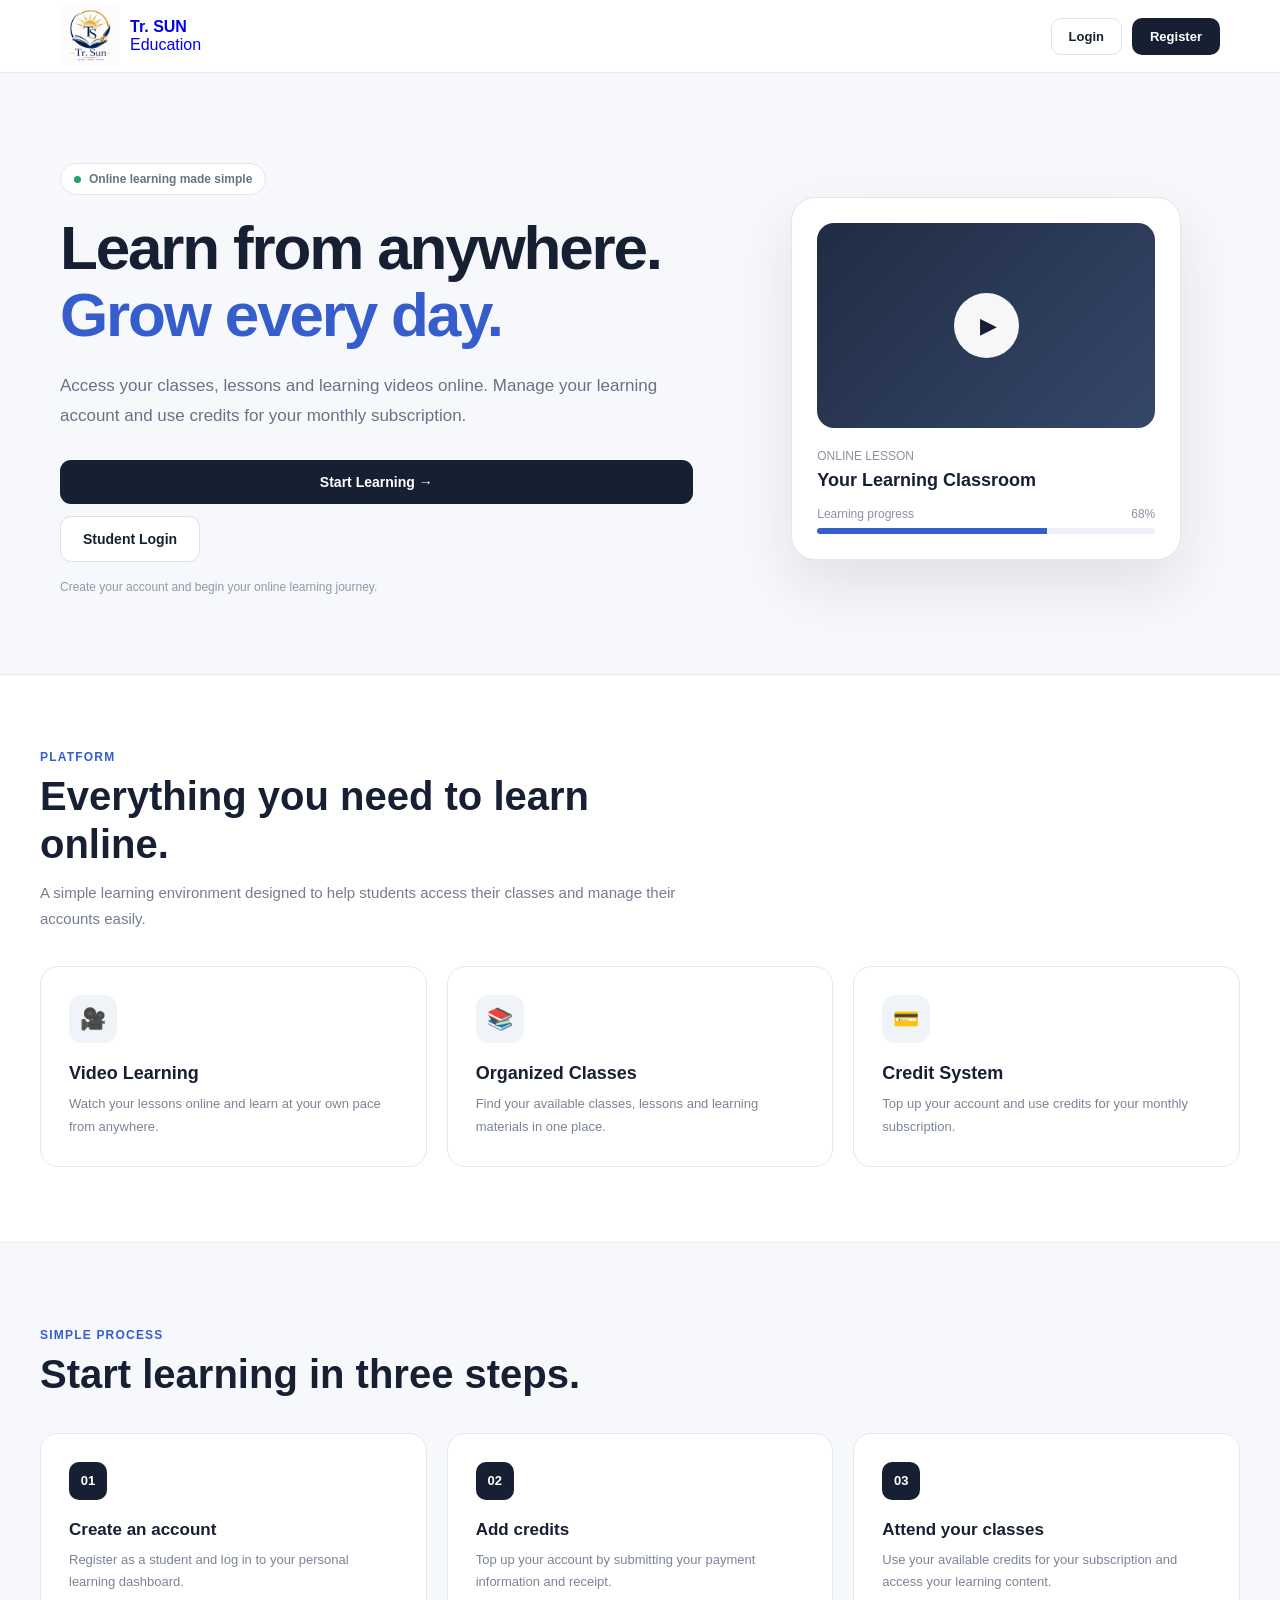
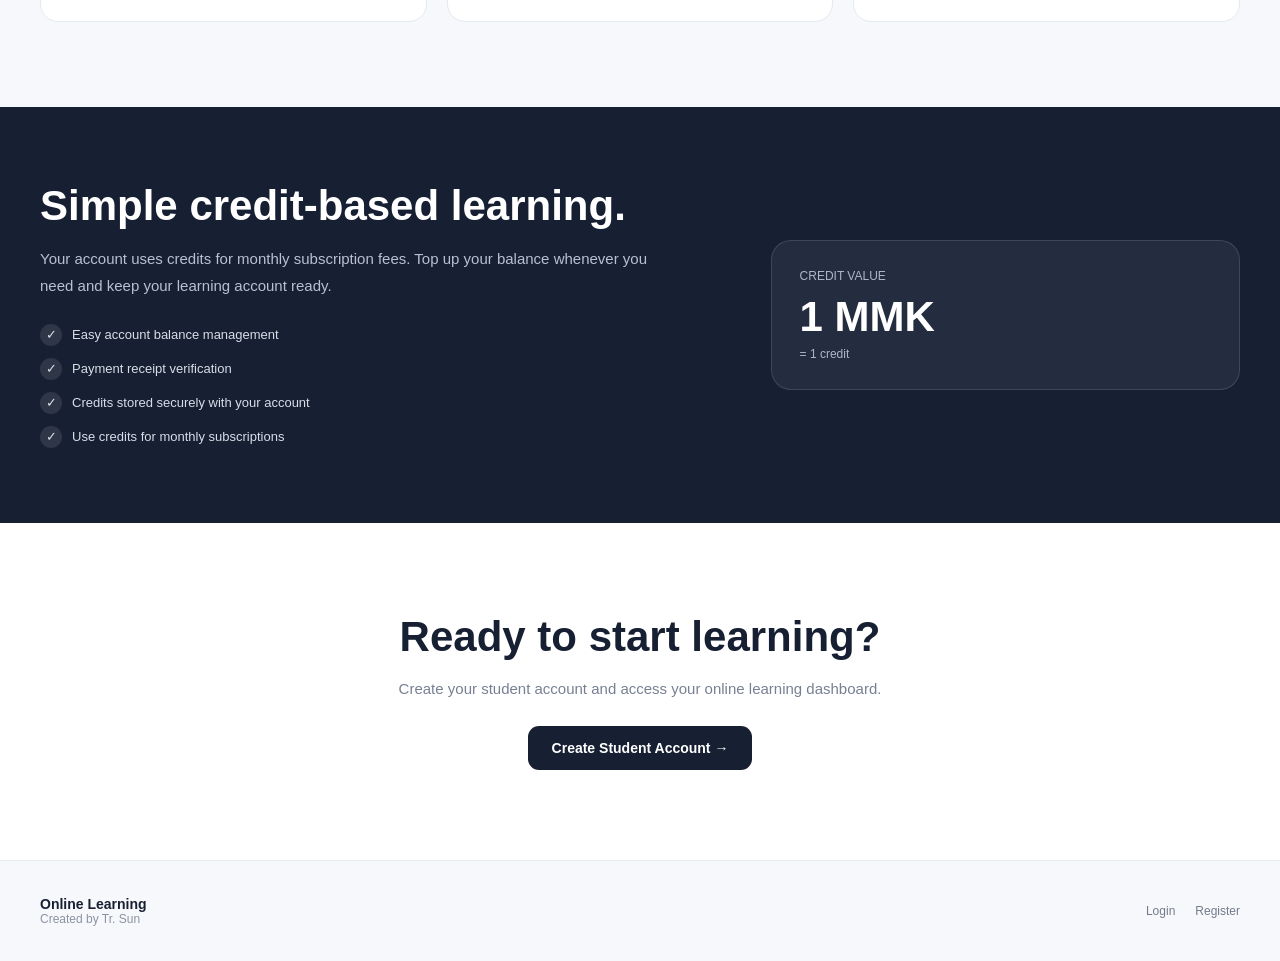
<file: index.html>
<!DOCTYPE html>
<html lang="en">

<head>

    <meta charset="UTF-8">

    <meta
        name="viewport"
        content="width=device-width, initial-scale=1.0"
    >

    <title>
        Student Learning | Online Learning Platform
    </title>

    <link
        rel="stylesheet"
        href="css/style.css"
    >

    <style>

        /* =====================================================
           HOME PAGE
           Created by Tr. Sun
           ===================================================== */

        * {
            box-sizing: border-box;
        }


        body {
            margin: 0;

            background: #f7f8fb;

            color: #172033;

            font-family:
                Arial,
                Helvetica,
                sans-serif;
        }


        /* =====================================================
           NAVIGATION
           ===================================================== */

        .home-nav {

            position: sticky;

            top: 0;

            z-index: 100;

            border-bottom:
                1px solid #e8ebf1;

            background:
                rgba(
                    255,
                    255,
                    255,
                    0.94
                );

            backdrop-filter:
                blur(12px);
        }


        .nav-inner {

            max-width: 1200px;

            min-height: 72px;

            margin: auto;

            padding: 0 20px;

            display: flex;

            align-items: center;

            justify-content: space-between;

            gap: 25px;
        }


        /* =====================================================
           BRAND
           ===================================================== */

        .brand {

            display: flex;

            align-items: center;

            gap: 11px;

            text-decoration: none;

            color: inherit;
        }


        .brand-mark {

            width: 42px;

            height: 42px;

            display: flex;

            align-items: center;

            justify-content: center;

            border-radius: 12px;

            background: #172033;

            color: #ffffff;

            font-size: 18px;

            font-weight: 700;
        }


        .brand-text strong {

            display: block;

            font-size: 16px;
        }


        .brand-text span {

            display: block;

            margin-top: 2px;

            font-size: 11px;

            color: #8991a2;
        }


        /* =====================================================
           NAV LINKS
           ===================================================== */

        .nav-links {

            display: flex;

            align-items: center;

            gap: 25px;
        }


        .nav-links a {

            color: #5f687b;

            text-decoration: none;

            font-size: 14px;

            font-weight: 600;
        }


        .nav-links a:hover {

            color: #172033;
        }


        /* =====================================================
           NAV BUTTONS
           ===================================================== */

        .nav-buttons {

            display: flex;

            align-items: center;

            gap: 10px;
        }


        .nav-login {

            display: inline-flex;

            align-items: center;

            justify-content: center;

            padding:
                10px 17px;

            border:
                1px solid #dce1ea;

            border-radius: 10px;

            background: #ffffff;

            color: #172033;

            text-decoration: none;

            font-size: 13px;

            font-weight: 600;

            white-space: nowrap;

            cursor: pointer;
        }


        .nav-login:hover {

            background: #f5f6f8;
        }


        .nav-register {

            display: inline-flex;

            align-items: center;

            justify-content: center;

            padding:
                11px 18px;

            border-radius: 10px;

            border: 0;

            background: #172033;

            color: #ffffff;

            text-decoration: none;

            font-size: 13px;

            font-weight: 600;

            white-space: nowrap;

            cursor: pointer;
        }


        .nav-register:hover {

            opacity: .9;
        }


        /* =====================================================
           HERO
           ===================================================== */

        .hero {

            max-width: 1200px;

            margin: auto;

            padding:
                90px 20px 80px;

            display: grid;

            grid-template-columns:
                minmax(0, 1.15fr)
                minmax(340px, 0.85fr);

            gap: 60px;

            align-items: center;
        }


        .hero-content {

            max-width: 680px;
        }


        .hero-badge {

            display: inline-flex;

            align-items: center;

            gap: 8px;

            padding:
                8px 13px;

            margin-bottom: 20px;

            border:
                1px solid #e1e6ef;

            border-radius: 999px;

            background: #ffffff;

            color: #687286;

            font-size: 12px;

            font-weight: 600;
        }


        .hero-badge::before {

            content: "";

            width: 7px;

            height: 7px;

            border-radius: 50%;

            background: #20a36a;
        }


        .hero h1 {

            margin: 0;

            max-width: 700px;

            font-size:
                clamp(38px, 5vw, 62px);

            line-height: 1.08;

            letter-spacing: -0.035em;
        }


        .hero h1 span {

            color: #365dcc;
        }


        .hero-description {

            max-width: 610px;

            margin:
                22px 0 0;

            color: #687286;

            font-size: 17px;

            line-height: 1.75;
        }


        .hero-buttons {

            display: flex;

            flex-wrap: wrap;

            gap: 12px;

            margin-top: 30px;
        }


        .primary-button {

            display: inline-flex;

            align-items: center;

            justify-content: center;

            padding:
                14px 22px;

            border-radius: 11px;

            background: #172033;

            color: #ffffff;

            text-decoration: none;

            font-size: 14px;

            font-weight: 700;
        }


        .secondary-button {

            display: inline-flex;

            align-items: center;

            justify-content: center;

            padding:
                14px 22px;

            border:
                1px solid #dce1ea;

            border-radius: 11px;

            background: #ffffff;

            color: #172033;

            text-decoration: none;

            font-size: 14px;

            font-weight: 700;
        }


        .hero-note {

            margin-top: 18px;

            color: #9098a8;

            font-size: 12px;
        }


        /* =====================================================
           HERO VISUAL
           ===================================================== */

        .hero-visual {

            position: relative;

            min-height: 390px;

            display: flex;

            align-items: center;

            justify-content: center;
        }


        .learning-card {

            position: relative;

            width:
                min(100%, 390px);

            padding: 25px;

            border:
                1px solid #e2e6ee;

            border-radius: 24px;

            background: #ffffff;

            box-shadow:
                0 25px 60px
                rgba(
                    20,
                    30,
                    50,
                    0.10
                );
        }


        .video-preview {

            height: 205px;

            display: flex;

            align-items: center;

            justify-content: center;

            border-radius: 17px;

            background:
                linear-gradient(
                    135deg,
                    #202c43,
                    #35476a
                );
        }


        .play-button {

            width: 65px;

            height: 65px;

            display: flex;

            align-items: center;

            justify-content: center;

            border-radius: 50%;

            background:
                rgba(
                    255,
                    255,
                    255,
                    0.96
                );

            color: #172033;

            font-size: 22px;

            padding-left: 4px;
        }


        .video-info {

            padding-top: 18px;
        }


        .video-info span {

            font-size: 12px;

            color: #8a92a2;
        }


        .video-info strong {

            display: block;

            margin-top: 6px;

            font-size: 18px;
        }


        .progress-row {

            display: flex;

            justify-content: space-between;

            margin-top: 16px;

            font-size: 11px;

            color: #8991a1;
        }


        .progress-bar {

            height: 6px;

            margin-top: 7px;

            overflow: hidden;

            border-radius: 10px;

            background: #edf0f5;
        }


        .progress-bar span {

            display: block;

            width: 68%;

            height: 100%;

            background: #365dcc;
        }


        /* =====================================================
           FEATURES
           ===================================================== */

        .features {

            padding:
                75px 20px;

            background: #ffffff;

            border-top:
                1px solid #e8ebf1;

            border-bottom:
                1px solid #e8ebf1;
        }


        .section-container {

            max-width: 1200px;

            margin: auto;
        }


        .section-heading {

            max-width: 650px;

            margin-bottom: 35px;
        }


        .section-heading p {

            margin:
                0 0 8px;

            color: #365dcc;

            font-size: 12px;

            font-weight: 700;

            letter-spacing:
                0.1em;

            text-transform:
                uppercase;
        }


        .section-heading h2 {

            margin: 0;

            font-size:
                clamp(28px, 4vw, 40px);

            line-height: 1.2;
        }


        .section-heading span {

            display: block;

            margin-top: 12px;

            color: #747d8f;

            font-size: 15px;

            line-height: 1.7;
        }


        .feature-grid {

            display: grid;

            grid-template-columns:
                repeat(
                    3,
                    minmax(0, 1fr)
                );

            gap: 20px;
        }


        .feature-card {

            padding: 28px;

            border:
                1px solid #e5e8ef;

            border-radius: 18px;

            background: #ffffff;
        }


        .feature-icon {

            width: 48px;

            height: 48px;

            display: flex;

            align-items: center;

            justify-content: center;

            margin-bottom: 20px;

            border-radius: 13px;

            background: #f0f3f8;

            font-size: 21px;
        }


        .feature-card h3 {

            margin: 0;

            font-size: 18px;
        }


        .feature-card span {

            display: block;

            margin-top: 9px;

            color: #7b8496;

            font-size: 13px;

            line-height: 1.7;
        }


        /* =====================================================
           HOW IT WORKS
           ===================================================== */

        .how-section {

            padding:
                85px 20px;
        }


        .steps {

            display: grid;

            grid-template-columns:
                repeat(
                    3,
                    minmax(0, 1fr)
                );

            gap: 20px;
        }


        .step {

            position: relative;

            padding: 28px;

            border:
                1px solid #e4e8ef;

            border-radius: 18px;

            background: #ffffff;
        }


        .step-number {

            width: 38px;

            height: 38px;

            display: flex;

            align-items: center;

            justify-content: center;

            margin-bottom: 20px;

            border-radius: 10px;

            background: #172033;

            color: #ffffff;

            font-size: 13px;

            font-weight: 700;
        }


        .step h3 {

            margin: 0;

            font-size: 17px;
        }


        .step p {

            margin:
                9px 0 0;

            color: #7b8496;

            font-size: 13px;

            line-height: 1.7;
        }


        /* =====================================================
           CREDIT SECTION
           ===================================================== */

        .credit-section {

            padding:
                75px 20px;

            background:
                #172033;

            color: #ffffff;
        }


        .credit-content {

            max-width: 1200px;

            margin: auto;

            display: grid;

            grid-template-columns:
                minmax(0, 1fr)
                minmax(300px, 0.7fr);

            gap: 60px;

            align-items: center;
        }


        .credit-content h2 {

            margin: 0;

            font-size:
                clamp(28px, 4vw, 42px);
        }


        .credit-content p {

            max-width: 620px;

            margin:
                15px 0 0;

            color: #b9c1d0;

            font-size: 15px;

            line-height: 1.8;
        }


        .credit-points {

            display: grid;

            gap: 12px;

            margin-top: 25px;
        }


        .credit-point {

            display: flex;

            align-items: center;

            gap: 10px;

            color: #d8dde7;

            font-size: 13px;
        }


        .credit-point::before {

            content: "✓";

            width: 22px;

            height: 22px;

            display: flex;

            align-items: center;

            justify-content: center;

            border-radius: 50%;

            background:
                rgba(
                    255,
                    255,
                    255,
                    0.10
                );
        }


        .credit-box {

            padding: 28px;

            border:
                1px solid
                rgba(
                    255,
                    255,
                    255,
                    0.12
                );

            border-radius: 20px;

            background:
                rgba(
                    255,
                    255,
                    255,
                    0.06
                );
        }


        .credit-box-label {

            color: #aeb7c7;

            font-size: 12px;
        }


        .credit-box-value {

            margin-top: 10px;

            font-size: 42px;

            font-weight: 700;
        }


        .credit-box-note {

            margin-top: 6px;

            color: #aeb7c7;

            font-size: 12px;
        }


        /* =====================================================
           CTA
           ===================================================== */

        .cta {

            padding:
                90px 20px;

            text-align: center;

            background: #ffffff;
        }


        .cta h2 {

            max-width: 650px;

            margin:
                0 auto;

            font-size:
                clamp(28px, 4vw, 42px);
        }


        .cta p {

            max-width: 570px;

            margin:
                15px auto 0;

            color: #778092;

            font-size: 15px;

            line-height: 1.7;
        }


        .cta-button {

            display: inline-flex;

            margin-top: 25px;

            padding:
                14px 24px;

            border-radius: 11px;

            background: #172033;

            color: #ffffff;

            text-decoration: none;

            font-size: 14px;

            font-weight: 700;
        }


        /* =====================================================
           FOOTER
           ===================================================== */

        .footer {

            padding:
                35px 20px;

            border-top:
                1px solid #e6e9ef;

            background: #f7f8fb;
        }


        .footer-inner {

            max-width: 1200px;

            margin: auto;

            display: flex;

            align-items: center;

            justify-content: space-between;

            gap: 20px;
        }


        .footer-brand {

            font-size: 14px;

            font-weight: 700;
        }


        .footer-credit {

            color: #8b93a3;

            font-size: 12px;
        }


        .footer-links {

            display: flex;

            gap: 20px;
        }


        .footer-links a {

            color: #727b8c;

            text-decoration: none;

            font-size: 12px;
        }


        /* =====================================================
           RESPONSIVE
           ===================================================== */

        @media (max-width: 850px) {

            .nav-links {
                display: none;
            }


            .hero {

                grid-template-columns: 1fr;

                padding-top: 65px;

                gap: 45px;
            }


            .hero-visual {

                min-height: 330px;
            }


            .feature-grid,
            .steps {

                grid-template-columns: 1fr;
            }


            .credit-content {

                grid-template-columns: 1fr;

                gap: 35px;
            }

        }


        @media (max-width: 600px) {

            .nav-inner {

                min-height: 64px;
            }


            .brand-mark {

                width: 38px;

                height: 38px;
            }


            .brand-text span {

                display: none;
            }


            .nav-buttons {

                gap: 6px;
            }


            .nav-login,
            .nav-register {

                padding:
                    9px 11px;

                font-size: 12px;
            }


            .hero {

                padding:
                    55px 18px;
            }


            .hero h1 {

                font-size: 39px;
            }


            .hero-description {

                font-size: 15px;
            }


            .learning-card {

                padding: 17px;
            }


            .video-preview {

                height: 175px;
            }


            .footer-inner {

                flex-direction: column;

                align-items: flex-start;
            }

        }

    </style>

</head>


<body>


<!-- ============================================================
     NAVIGATION
     ============================================================ -->

<nav class="home-nav">

    <div class="nav-inner">


        <div>
            <a  href="index.html" 
                style=" 
                        text-decoration: none; 
                        display: flex;
                        align-items: center;
                        "
            >
                <img src="images/logo.png" width="60px" alt="Logo">
                <div 
                    style="
                            display: grid; 
                            margin-left: 10px;
                        "
                >
                    <strong>Tr. SUN</strong>
                    <span>Education</span>
                </div>
            </a>
        </div>



        <!-- Authentication buttons -->

        <div
            class="nav-buttons"
            id="navButtons"
        >

            <!-- Logged out -->

            <a
                href="login.html"
                class="nav-login"
                id="loginButton"
            >
                Login
            </a>


            <a
                href="register.html"
                class="nav-register"
                id="registerButton"
            >
                Register
            </a>


            <!-- Logged in -->

            <a
                href="dashboard.html"
                class="nav-login"
                id="dashboardButton"
                style="display: none;"
            >
                Go to Dashboard
            </a>


            <button
                type="button"
                class="nav-register"
                id="logoutButton"
                style="display: none;"
            >
                Logout
            </button>

        </div>


    </div>

</nav>



<!-- ============================================================
     HERO
     ============================================================ -->

<section class="hero">


    <div class="hero-content">


        <div class="hero-badge">
            Online learning made simple
        </div>


        <h1>

            Learn from anywhere.

            <span>
                Grow every day.
            </span>

        </h1>


        <p class="hero-description">

            Access your classes, lessons and
            learning videos online. Manage your
            learning account and use credits for
            your monthly subscription.

        </p>


        <div class="hero-buttons">

            <a
                href="register.html"
                class="primary-button"
                id="heroStartButton"
            >
                Start Learning →
            </a>


            <a
                href="login.html"
                class="secondary-button"
                id="heroLoginButton"
            >
                Student Login
            </a>

        </div>


        <div class="hero-note">

            Create your account and begin your
            online learning journey.

        </div>


    </div>



    <!-- Hero visual -->

    <div class="hero-visual">

        <div class="learning-card">

            <div class="video-preview">

                <div class="play-button">
                    ▶
                </div>

            </div>


            <div class="video-info">

                <span>
                    ONLINE LESSON
                </span>


                <strong>
                    Your Learning Classroom
                </strong>


                <div class="progress-row">

                    <span>
                        Learning progress
                    </span>

                    <span>
                        68%
                    </span>

                </div>


                <div class="progress-bar">

                    <span></span>

                </div>

            </div>

        </div>

    </div>


</section>



<!-- ============================================================
     FEATURES
     ============================================================ -->

<section
    id="features"
    class="features"
>

    <div class="section-container">


        <div class="section-heading">

            <p>
                Platform
            </p>


            <h2>
                Everything you need to learn online.
            </h2>


            <span>

                A simple learning environment designed
                to help students access their classes
                and manage their accounts easily.

            </span>

        </div>



        <div class="feature-grid">


            <article class="feature-card">

                <div class="feature-icon">
                    🎥
                </div>


                <h3>
                    Video Learning
                </h3>


                <span>

                    Watch your lessons online and
                    learn at your own pace from
                    anywhere.

                </span>

            </article>



            <article class="feature-card">

                <div class="feature-icon">
                    📚
                </div>


                <h3>
                    Organized Classes
                </h3>


                <span>

                    Find your available classes,
                    lessons and learning materials
                    in one place.

                </span>

            </article>



            <article class="feature-card">

                <div class="feature-icon">
                    💳
                </div>


                <h3>
                    Credit System
                </h3>


                <span>

                    Top up your account and use
                    credits for your monthly
                    subscription.

                </span>

            </article>


        </div>

    </div>

</section>



<!-- ============================================================
     HOW IT WORKS
     ============================================================ -->

<section
    id="how"
    class="how-section"
>

    <div class="section-container">


        <div class="section-heading">

            <p>
                Simple Process
            </p>


            <h2>
                Start learning in three steps.
            </h2>

        </div>



        <div class="steps">


            <article class="step">

                <div class="step-number">
                    01
                </div>


                <h3>
                    Create an account
                </h3>


                <p>

                    Register as a student and
                    log in to your personal
                    learning dashboard.

                </p>

            </article>



            <article class="step">

                <div class="step-number">
                    02
                </div>


                <h3>
                    Add credits
                </h3>


                <p>

                    Top up your account by
                    submitting your payment
                    information and receipt.

                </p>

            </article>



            <article class="step">

                <div class="step-number">
                    03
                </div>


                <h3>
                    Attend your classes
                </h3>


                <p>

                    Use your available credits
                    for your subscription and
                    access your learning content.

                </p>

            </article>


        </div>

    </div>

</section>



<!-- ============================================================
     CREDIT SYSTEM
     ============================================================ -->

<section
    id="credits"
    class="credit-section"
>

    <div class="credit-content">


        <div>

            <h2>
                Simple credit-based learning.
            </h2>


            <p>

                Your account uses credits for
                monthly subscription fees. Top up
                your balance whenever you need and
                keep your learning account ready.

            </p>


            <div class="credit-points">

                <div class="credit-point">
                    Easy account balance management
                </div>


                <div class="credit-point">
                    Payment receipt verification
                </div>


                <div class="credit-point">
                    Credits stored securely with your account
                </div>


                <div class="credit-point">
                    Use credits for monthly subscriptions
                </div>

            </div>

        </div>



        <div class="credit-box">

            <div class="credit-box-label">
                CREDIT VALUE
            </div>


            <div class="credit-box-value">
                1 MMK
            </div>


            <div class="credit-box-note">
                = 1 credit
            </div>

        </div>


    </div>

</section>



<!-- ============================================================
     CTA
     ============================================================ -->

<section class="cta">

    <h2>
        Ready to start learning?
    </h2>


    <p>

        Create your student account and
        access your online learning
        dashboard.

    </p>


    <a
        href="register.html"
        class="cta-button"
        id="ctaButton"
    >
        Create Student Account →
    </a>

</section>



<!-- ============================================================
     FOOTER
     ============================================================ -->

<footer class="footer">

    <div class="footer-inner">


        <div>

            <div class="footer-brand">
                Online Learning
            </div>


            <div class="footer-credit">
                Created by Tr. Sun
            </div>

        </div>


        <div class="footer-links">

            <a
                href="login.html"
                id="footerLogin"
            >
                Login
            </a>


            <a
                href="register.html"
                id="footerRegister"
            >
                Register
            </a>


            <a
                href="dashboard.html"
                id="footerDashboard"
                style="display: none;"
            >
                Dashboard
            </a>

        </div>


    </div>

</footer>



<!-- ============================================================
     EXISTING APPLICATION JAVASCRIPT
     ============================================================ -->

<script src="js/config.js"></script>

<script src="js/api.js"></script>

<script src="js/auth.js"></script>



<script>

/* ============================================================
   HOME PAGE AUTHENTICATION NAVIGATION
   Created by Tr. Sun
   ============================================================ */


/*
 * Change navigation depending on login status.
 */

async function updateHomeNavigation() {

    const loginButton =
        document.getElementById(
            'loginButton'
        );

    const registerButton =
        document.getElementById(
            'registerButton'
        );

    const dashboardButton =
        document.getElementById(
            'dashboardButton'
        );

    const logoutButton =
        document.getElementById(
            'logoutButton'
        );


    const heroStartButton =
        document.getElementById(
            'heroStartButton'
        );

    const heroLoginButton =
        document.getElementById(
            'heroLoginButton'
        );

    const ctaButton =
        document.getElementById(
            'ctaButton'
        );

    const footerLogin =
        document.getElementById(
            'footerLogin'
        );

    const footerRegister =
        document.getElementById(
            'footerRegister'
        );

    const footerDashboard =
        document.getElementById(
            'footerDashboard'
        );


    /*
     * ----------------------------------------------------------
     * Default state: LOGGED OUT
     * ----------------------------------------------------------
     */

    loginButton.style.display =
        'inline-flex';

    registerButton.style.display =
        'inline-flex';

    dashboardButton.style.display =
        'none';

    logoutButton.style.display =
        'none';


    heroStartButton.href =
        'register.html';

    heroStartButton.textContent =
        'Start Learning →';


    heroLoginButton.href =
        'login.html';

    heroLoginButton.textContent =
        'Student Login';


    ctaButton.href =
        'register.html';

    ctaButton.textContent =
        'Create Student Account →';


    footerLogin.style.display =
        '';

    footerRegister.style.display =
        '';

    footerDashboard.style.display =
        'none';



    /*
     * ----------------------------------------------------------
     * Check current user
     * ----------------------------------------------------------
     */

    try {

        let user = null;


        /*
         * Use the authentication function
         * already provided by auth.js.
         */

        if (
            typeof getCurrentUser ===
            'function'
        ) {

            user =
                await getCurrentUser();

        }


        /*
         * Some auth implementations
         * return null when logged out.
         */

        if (!user) {

            return;

        }



        /*
         * ------------------------------------------------------
         * LOGGED-IN STATE
         * ------------------------------------------------------
         */


        loginButton.style.display =
            'none';

        registerButton.style.display =
            'none';


        dashboardButton.style.display =
            'inline-flex';

        logoutButton.style.display =
            'inline-flex';



        /*
         * Hero buttons
         */

        heroStartButton.href =
            'dashboard.html';

        heroStartButton.textContent =
            'Go to Dashboard →';


        heroLoginButton.href =
            'dashboard.html';

        heroLoginButton.textContent =
            'Open Dashboard';



        /*
         * CTA
         */

        ctaButton.href =
            'dashboard.html';

        ctaButton.textContent =
            'Go to Dashboard →';



        /*
         * Footer
         */

        footerLogin.style.display =
            'none';

        footerRegister.style.display =
            'none';

        footerDashboard.style.display =
            '';

    } catch (error) {

        /*
         * If authentication check fails,
         * keep the logged-out navigation.
         */

        console.error(
            'Home authentication check:',
            error
        );

    }

}



/* ============================================================
   LOGOUT
   ============================================================ */

async function logoutFromHome() {

    try {

        /*
         * Use the logout function from
         * auth.js if it exists.
         */

        if (
            typeof logout ===
            'function'
        ) {

            await logout();

        }

    } catch (error) {

        console.error(
            'Logout error:',
            error
        );

    }


    /*
     * Return to home.
     */

    window.location.href =
        'index.html';

}



/* ============================================================
   CONNECT LOGOUT BUTTON
   ============================================================ */

document
    .getElementById(
        'logoutButton'
    )
    .addEventListener(
        'click',
        logoutFromHome
    );



/* ============================================================
   INITIALIZE
   ============================================================ */

updateHomeNavigation();

</script>


</body>

</html>
</file>
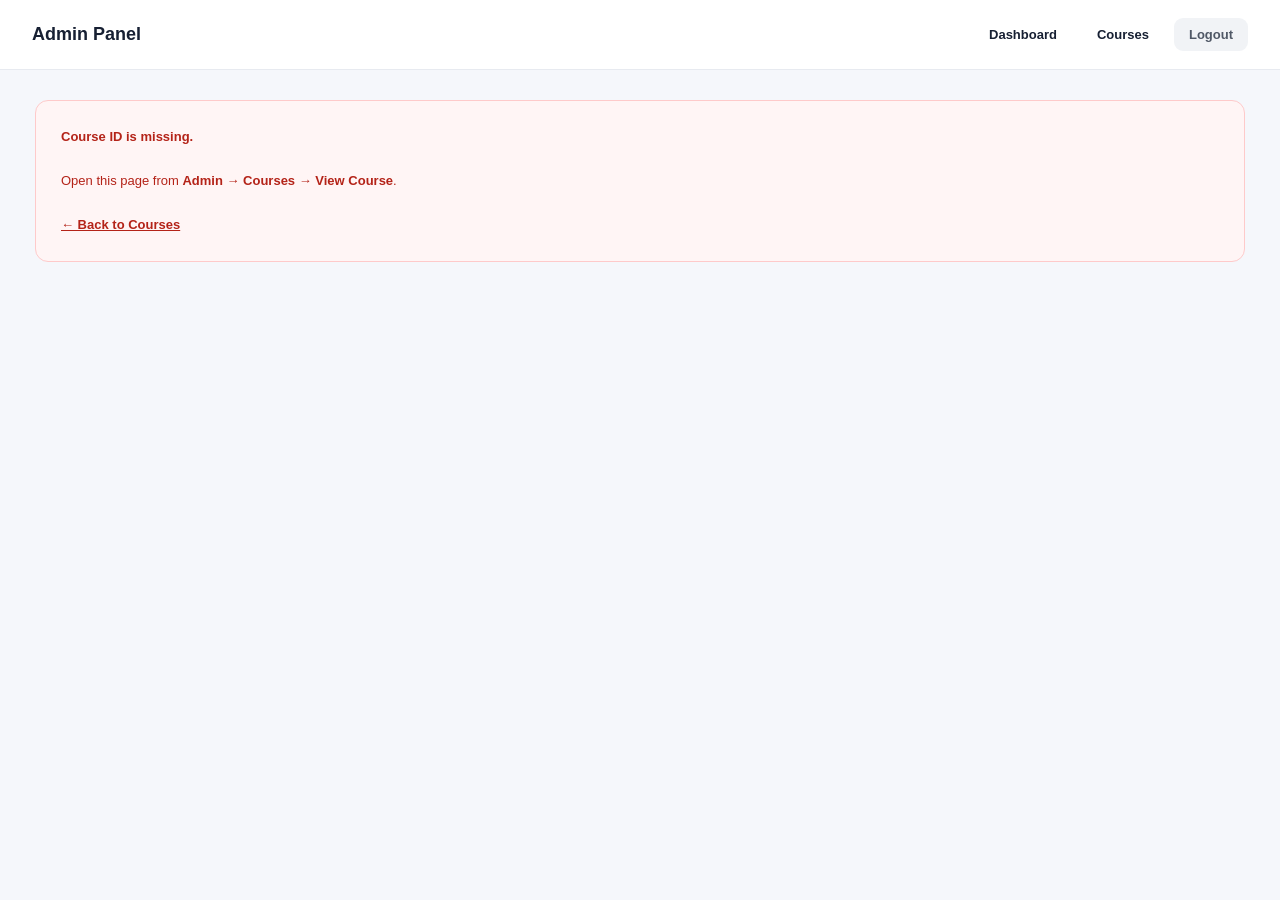
<file: admin-course.html>
<!DOCTYPE html>
<html lang="en">

<head>

    <meta charset="UTF-8">

    <meta name="viewport" content="width=device-width, initial-scale=1.0">

    <title>Course Details | Admin</title>

    <link rel="stylesheet" href="css/style.css">

    <style>

        /* ============================================================
           Navigation
        ============================================================ */


        .logout-button {
            border: 0;
            border-radius: 9px;

            padding: 9px 15px;

            font-size: 13px;
            font-weight: 700;

            cursor: pointer;

            transition:
                transform 0.15s ease,
                background 0.15s ease;
        }


        .logout-button {
            background: #f1f3f6;
            color: #505866;
        }


        .logout-button:hover {
            background: #e7e9ed;
            transform: translateY(-1px);
        }


        .topbar-nav {
            display: flex;
            align-items: center;
            gap: 10px;
        }


        .nav-button {

            display: inline-flex;

            align-items: center;

            justify-content: center;

            padding: 9px 15px;

            border-radius: 8px;

            background: #ffffff;

            color: #172033;

            text-decoration: none;

            font-size: 13px;

            font-weight: 600;

            transition:
                background .2s ease,
                transform .2s ease;

        }


        .nav-button:hover {

            background: #f1f3f6;

            transform:
                translateY(-1px);

        }


        /* ============================================================
           ADMIN COURSE PAGE
           ============================================================ */

        .admin-course-page {
            max-width: 1250px;
            margin: 0 auto;
            padding: 30px 20px 60px;
        }


        .page-header {
            display: flex;
            align-items: center;
            justify-content: space-between;
            gap: 20px;
            margin-bottom: 25px;
        }


        .page-header-left h1 {
            margin: 0;
            color: #172033;
            font-size: 26px;
        }


        .page-header-left p {
            margin: 6px 0 0;
            color: #7b8496;
            font-size: 13px;
        }


        .page-actions {
            display: flex;
            gap: 10px;
            flex-wrap: wrap;
        }


        .admin-btn {
            display: inline-flex;
            align-items: center;
            justify-content: center;
            min-height: 38px;
            padding: 0 15px;
            border: 0;
            border-radius: 9px;
            background: #172033;
            color: #fff;
            text-decoration: none;
            font-size: 12px;
            font-weight: 700;
            cursor: pointer;
        }


        .admin-btn:hover {
            background: #29354c;
        }


        .admin-btn-light {
            background: #f1f3f7;
            color: #344054;
        }


        .admin-btn-light:hover {
            background: #e7eaf0;
        }


        /* ============================================================
           COURSE HEADER
           ============================================================ */

        .course-card {
            display: grid;
            grid-template-columns: 340px 1fr;
            gap: 25px;
            margin-bottom: 25px;
            padding: 22px;
            border: 1px solid #e5e8ee;
            border-radius: 18px;
            background: #fff;
            box-shadow:
                0 8px 28px rgba(20, 30, 50, .06);
        }


        .course-cover {
            position: relative;
            min-height: 230px;
            overflow: hidden;
            border-radius: 14px;
            background: #f1f3f7;
        }


        .course-cover img {
            width: 100%;
            height: 100%;
            min-height: 230px;
            display: block;
            object-fit: cover;
        }


        .course-cover-placeholder {
            min-height: 230px;
            display: flex;
            align-items: center;
            justify-content: center;
            font-size: 55px;
            color: #98a2b3;
        }


        .course-cover-status {
            position: absolute;
            top: 14px;
            right: 14px;
        }


        .course-details {
            padding: 8px 5px;
        }


        .course-id {
            margin-bottom: 7px;
            color: #98a2b3;
            font-family: monospace;
            font-size: 11px;
        }


        .course-name {
            margin: 0;
            color: #172033;
            font-size: 29px;
            line-height: 1.25;
        }


        .course-description {
            margin: 14px 0 22px;
            color: #687386;
            font-size: 14px;
            line-height: 1.7;
        }


        .course-meta {
            display: grid;
            grid-template-columns:
                repeat(3, 1fr);
            gap: 12px;
        }


        .meta-box {
            padding: 14px;
            border-radius: 11px;
            background: #f7f8fa;
        }


        .meta-box span {
            display: block;
            margin-bottom: 6px;
            color: #8a92a3;
            font-size: 10px;
            text-transform: uppercase;
        }


        .meta-box strong {
            color: #344054;
            font-size: 14px;
        }


        .fee {
            color: #3157d5 !important;
        }


        /* ============================================================
           STATUS
           ============================================================ */

        .status {
            display: inline-flex;
            align-items: center;
            gap: 6px;
            padding: 6px 10px;
            border-radius: 999px;
            font-size: 10px;
            font-weight: 700;
        }


        .status-dot {
            width: 6px;
            height: 6px;
            border-radius: 50%;
        }


        .status-active {
            color: #17764c;
            background: rgba(24, 128, 80, .10);
        }


        .status-active .status-dot {
            background: #188050;
        }


        .status-inactive {
            color: #b52f23;
            background: rgba(192, 57, 43, .10);
        }


        .status-inactive .status-dot {
            background: #c0392b;
        }


        .status-other {
            color: #667085;
            background: #eef1f5;
        }


        .status-other .status-dot {
            background: #98a2b3;
        }


        /* ============================================================
           STATISTICS
           ============================================================ */

        .stats {
            display: grid;
            grid-template-columns:
                repeat(3, 1fr);
            gap: 15px;
            margin-bottom: 25px;
        }


        .stat {
            padding: 19px;
            border: 1px solid #e5e8ee;
            border-radius: 14px;
            background: #fff;
            box-shadow:
                0 6px 20px rgba(20, 30, 50, .05);
        }


        .stat-label {
            color: #8a92a3;
            font-size: 11px;
        }


        .stat-value {
            display: block;
            margin-top: 6px;
            color: #172033;
            font-size: 25px;
            font-weight: 700;
        }


        /* ============================================================
           SECTION
           ============================================================ */

        .section {
            margin-bottom: 23px;
            overflow: hidden;
            border: 1px solid #e5e8ee;
            border-radius: 17px;
            background: #fff;
            box-shadow:
                0 8px 28px rgba(20, 30, 50, .06);
        }


        .section-header {
            padding: 19px 21px;
            border-bottom: 1px solid #edf0f4;
        }


        .section-header h2 {
            margin: 0;
            color: #172033;
            font-size: 17px;
        }


        .section-header p {
            margin: 5px 0 0;
            color: #8a92a3;
            font-size: 12px;
        }


        /* ============================================================
           TABLE
           ============================================================ */

        .table-scroll {
            overflow-x: auto;
        }


        table {
            width: 100%;
            min-width: 760px;
            border-collapse: collapse;
        }


        th {
            padding: 13px 17px;
            background: #fafbfc;
            border-bottom: 1px solid #edf0f4;
            color: #687386;
            font-size: 10px;
            text-align: left;
            text-transform: uppercase;
        }


        td {
            padding: 14px 17px;
            border-bottom: 1px solid #edf0f4;
            color: #344054;
            font-size: 12px;
        }


        tbody tr:last-child td {
            border-bottom: 0;
        }


        tbody tr:hover {
            background: #fafbfc;
        }


        .student {
            display: flex;
            align-items: center;
            gap: 10px;
        }


        .avatar {
            width: 35px;
            height: 35px;
            display: flex;
            align-items: center;
            justify-content: center;
            flex-shrink: 0;
            border-radius: 50%;
            background: #edf2ff;
            color: #4257c8;
            font-size: 10px;
            font-weight: 700;
        }


        .student-name {
            display: block;
            color: #172033;
            font-weight: 700;
        }


        .student-id {
            display: block;
            margin-top: 3px;
            color: #98a2b3;
            font-family: monospace;
            font-size: 9px;
        }


        .action-link {
            display: inline-flex;
            padding: 7px 10px;
            border-radius: 7px;
            background: #172033;
            color: #fff;
            text-decoration: none;
            font-size: 10px;
            font-weight: 700;
        }


        .action-link-light {
            background: #f1f3f7;
            color: #344054;
        }


        /* ============================================================
           LESSONS
           ============================================================ */

        .lesson {
            display: flex;
            align-items: center;
            gap: 14px;
            padding: 15px 20px;
            border-bottom: 1px solid #edf0f4;
        }


        .lesson:last-child {
            border-bottom: 0;
        }


        .lesson-number {
            width: 38px;
            height: 38px;
            display: flex;
            align-items: center;
            justify-content: center;
            flex-shrink: 0;
            border-radius: 10px;
            background: #f0f3ff;
            color: #4257c8;
            font-size: 12px;
            font-weight: 700;
        }


        .lesson-info {
            min-width: 0;
            flex: 1;
        }


        .lesson-title {
            display: block;
            overflow: hidden;
            color: #172033;
            font-size: 13px;
            font-weight: 700;
            text-overflow: ellipsis;
            white-space: nowrap;
        }


        .lesson-id {
            display: block;
            margin-top: 3px;
            color: #98a2b3;
            font-family: monospace;
            font-size: 9px;
        }


        /* ============================================================
           EMPTY / LOADING / ERROR
           ============================================================ */

        .loading {
            padding: 70px 20px;
            color: #7b8496;
            text-align: center;
            font-size: 14px;
        }


        .empty {
            padding: 45px 20px;
            color: #8a92a3;
            text-align: center;
            font-size: 13px;
        }


        .error {
            padding: 25px;
            border: 1px solid #fecaca;
            border-radius: 13px;
            background: #fff5f5;
            color: #b42318;
            font-size: 13px;
            line-height: 1.7;
        }


        .error a {
            color: inherit;
            font-weight: 700;
        }


        /* ============================================================
           RESPONSIVE
           ============================================================ */

        @media (max-width: 850px) {

            .course-card {
                grid-template-columns: 1fr;
            }


            .course-cover {
                min-height: 240px;
            }


            .course-cover img {
                min-height: 240px;
            }


            .course-cover-placeholder {
                min-height: 240px;
            }

        }


        @media (max-width: 650px) {

            .admin-course-page {
                padding:
                    20px 14px 45px;
            }


            .page-header {
                align-items: flex-start;
                flex-direction: column;
            }


            .course-meta {
                grid-template-columns: 1fr;
            }


            .stats {
                grid-template-columns: 1fr;
            }


            .course-name {
                font-size: 24px;
            }

        }
    </style>

</head>


<body>


    <!-- ================================================================
     HEADER
     ================================================================ -->

    <header class="topbar">

        <div class="topbar-brand">
            Admin Panel
        </div>


        <nav class="topbar-nav">

            <a href="admin.html" class="nav-button">
                Dashboard
            </a>


            <a href="admin-courses.html" class="nav-button">
                Courses
            </a>


            <button type="button" class="logout-button" onclick="doLogout()">
                Logout
            </button>

        </nav>

    </header>



    <!-- ================================================================
     PAGE
     ================================================================ -->

    <main class="admin-course-page">


        <div id="pageContent">

            <div class="loading">
                Loading course...
            </div>

        </div>


    </main>



    <!-- ================================================================
     EXISTING PROJECT FILES
     ================================================================ -->

    <script src="js/config.js"></script>
    <script src="js/api.js"></script>
    <script src="js/auth.js"></script>



    <script>

        /* ================================================================
           ADMIN COURSE DETAILS
           ================================================================ */


        let courseResult = null;



        /* ================================================================
           GET TOKEN
           ================================================================ */

        function getToken() {

            if (
                typeof getAuthToken === 'function'
            ) {

                return getAuthToken();

            }


            /*
             * Fallback for the existing localStorage
             * if getAuthToken() is unavailable.
             */

            return (
                localStorage.getItem('authToken') ||
                localStorage.getItem('token') ||
                ''
            );

        }



        /* ================================================================
           COURSE ID
           ================================================================ */

        function getCourseId() {

            const params =
                new URLSearchParams(
                    window.location.search
                );


            /*
             * Admin page uses ?id=
             */

            const id =
                params.get('id');


            if (id) {

                return String(id).trim();

            }


            /*
             * Also support ?courseId=
             */

            const courseId =
                params.get('courseId');


            return String(
                courseId || ''
            ).trim();

        }



        /* ================================================================
           ESCAPE HTML
           ================================================================ */

        function escapeHtml(value) {

            return String(
                value ?? ''
            )
                .replace(
                    /&/g,
                    '&amp;'
                )
                .replace(
                    /</g,
                    '&lt;'
                )
                .replace(
                    />/g,
                    '&gt;'
                )
                .replace(
                    /"/g,
                    '&quot;'
                )
                .replace(
                    /'/g,
                    '&#039;'
                );

        }



        /* ================================================================
           FORMAT NUMBER
           ================================================================ */

        function formatNumber(value) {

            return Number(
                value || 0
            ).toLocaleString();

        }



        /* ================================================================
           FORMAT DATE
           ================================================================ */

        function formatDate(value) {

            if (!value) {

                return '—';

            }


            const date =
                new Date(value);


            if (
                Number.isNaN(
                    date.getTime()
                )
            ) {

                return '—';

            }


            return date.toLocaleDateString(
                undefined,
                {
                    year: 'numeric',
                    month: 'short',
                    day: 'numeric'
                }
            );

        }



        /* ================================================================
           STATUS
           ================================================================ */

        function statusHtml(value) {

            const status =
                String(
                    value || ''
                )
                    .trim()
                    .toUpperCase();


            let cls =
                'status-other';


            if (
                status === 'ACTIVE'
            ) {

                cls =
                    'status-active';

            }
            else if (
                status === 'INACTIVE' ||
                status === 'DISABLED'
            ) {

                cls =
                    'status-inactive';

            }


            return `

        <span class="status ${cls}">

            <span class="status-dot"></span>

            ${escapeHtml(
                status || 'UNKNOWN'
            )}

        </span>

    `;

        }



        /* ================================================================
           INITIALS
           ================================================================ */

        function initials(name) {

            const value =
                String(
                    name || ''
                ).trim();


            if (!value) {

                return '?';

            }


            const parts =
                value.split(/\s+/);


            if (
                parts.length === 1
            ) {

                return parts[0]
                    .substring(0, 2)
                    .toUpperCase();

            }


            return (
                parts[0][0] +
                parts[parts.length - 1][0]
            ).toUpperCase();

        }



        /* ================================================================
           IMAGE URL
           ================================================================ */

        function imageUrl(value) {

            const valueString =
                String(
                    value || ''
                ).trim();


            if (!valueString) {

                return '';

            }


            /*
             * Google Drive file ID
             */

            if (
                /^[a-zA-Z0-9_-]{20,}$/
                    .test(valueString)
            ) {

                return (
                    'https://drive.google.com/thumbnail?id=' +
                    encodeURIComponent(
                        valueString
                    ) +
                    '&sz=w1200'
                );

            }


            return valueString;

        }



        /* ================================================================
           NORMALIZE COURSE
           ================================================================ */

        function normalizeCourse(course) {

            course =
                course || {};


            return {

                courseId:
                    course.courseId ??
                    course.CourseID ??
                    '',

                courseName:
                    course.courseName ??
                    course.CourseName ??
                    '',

                description:
                    course.description ??
                    course.Description ??
                    '',

                courseImage:
                    course.courseImage ??
                    course.CourseImage ??
                    '',

                monthlyFee:
                    course.monthlyFee ??
                    course.MonthlyFee ??
                    0,

                status:
                    course.status ??
                    course.Status ??
                    ''

            };

        }



        /* ================================================================
           RENDER STUDENTS
           ================================================================ */

        function renderStudents(students) {

            if (
                !Array.isArray(students) ||
                students.length === 0
            ) {

                return `

            <div class="empty">

                No students are currently subscribed
                to this course.

            </div>

        `;

            }


            let html = `

        <div class="table-scroll">

            <table>

                <thead>

                    <tr>

                        <th>Student</th>

                        <th>Email</th>

                        <th>Subscription</th>

                        <th>Start</th>

                        <th>End</th>

                        <th>Status</th>

                        <th>Action</th>

                    </tr>

                </thead>

                <tbody>

    `;


            students.forEach(
                function (student) {

                    const studentId =
                        student.studentId ||
                        student.StudentID ||
                        '';


                    const name =
                        student.name ||
                        student.studentName ||
                        'Unknown Student';


                    html += `

                <tr>

                    <td>

                        <div class="student">

                            <div class="avatar">

                                ${escapeHtml(
                        initials(name)
                    )}

                            </div>


                            <div>

                                <span
                                    class="student-name"
                                >

                                    ${escapeHtml(
                        name
                    )}

                                </span>


                                <span
                                    class="student-id"
                                >

                                    ${escapeHtml(
                        studentId
                    )}

                                </span>

                            </div>

                        </div>

                    </td>


                    <td>

                        ${escapeHtml(
                        student.email ||
                        student.studentEmail ||
                        '—'
                    )}

                    </td>


                    <td>

                        ${escapeHtml(
                        student.subscriptionId ||
                        '—'
                    )}

                    </td>


                    <td>

                        ${escapeHtml(
                        formatDate(
                            student.startDate
                        )
                    )}

                    </td>


                    <td>

                        ${escapeHtml(
                        formatDate(
                            student.endDate
                        )
                    )}

                    </td>


                    <td>

                        ${statusHtml(
                        student.status
                    )}

                    </td>


                    <td>

                        ${studentId
                            ? `

                                    <a
                                        class="action-link"
                                        href="admin-student.html?id=${encodeURIComponent(
                                studentId
                            )}"
                                    >

                                        View

                                    </a>

                                `
                            : '—'
                        }

                    </td>

                </tr>

            `;

                }
            );


            html += `

                </tbody>

            </table>

        </div>

    `;


            return html;

        }



        /* ================================================================
           RENDER LESSONS
           ================================================================ */

        function renderLessons(lessons) {

            if (
                !Array.isArray(lessons) ||
                lessons.length === 0
            ) {

                return `

            <div class="empty">

                No lessons have been added to this course yet.

            </div>

        `;

            }


            let html = '';


            lessons.forEach(
                function (lesson, index) {

                    const lessonId =
                        lesson.lessonId ||
                        lesson.LessonID ||
                        '';


                    const title =
                        lesson.lessonTitle ||
                        lesson.LessonTitle ||
                        lesson.title ||
                        lesson.Title ||
                        'Untitled Lesson';


                    html += `

                <div class="lesson">

                    <div
                        class="lesson-number"
                    >

                        ${index + 1}

                    </div>


                    <div
                        class="lesson-info"
                    >

                        <span
                            class="lesson-title"
                        >

                            ${escapeHtml(
                        title
                    )}

                        </span>


                        <span
                            class="lesson-id"
                        >

                            ${escapeHtml(
                        lessonId ||
                        'No Lesson ID'
                    )}

                        </span>

                    </div>


                    ${lessonId
                            ? `

                                <a
                                    class="action-link action-link-light"
                                    href="admin-lesson.html?id=${encodeURIComponent(
                                lessonId
                            )}"
                                >

                                    View

                                </a>

                            `
                            : ''
                        }

                </div>

            `;

                }
            );


            return html;

        }



        /* ================================================================
           RENDER PAGE
           ================================================================ */

        function renderPage() {

            const course =
                normalizeCourse(
                    courseResult.course
                );


            const students =
                Array.isArray(
                    courseResult.students
                )
                    ? courseResult.students
                    : [];


            const lessons =
                Array.isArray(
                    courseResult.lessons
                )
                    ? courseResult.lessons
                    : [];


            document.title =
                (
                    course.courseName ||
                    'Course Details'
                ) +
                ' | Admin';


            const image =
                imageUrl(
                    course.courseImage
                );


            const coverHtml =
                image

                    ? `

                <img
                    src="${escapeHtml(image)}"
                    alt="${escapeHtml(
                        course.courseName
                    )}"
                    onerror="
                        this.style.display='none';
                        this.nextElementSibling.style.display='flex';
                    "
                >

                <div
                    class="course-cover-placeholder"
                    style="display:none;"
                >
                    📚
                </div>

            `

                    : `

                <div
                    class="course-cover-placeholder"
                >
                    📚
                </div>

            `;


            document.getElementById(
                'pageContent'
            ).innerHTML = `



        <!-- ========================================================
             COURSE
             ======================================================== -->

        <section class="course-card">


            <div class="course-cover">

                ${coverHtml}


                <div
                    class="course-cover-status"
                >

                    ${statusHtml(
                course.status
            )}

                </div>

            </div>



            <div class="course-details">


                <div class="course-id">

                    ${escapeHtml(
                course.courseId
            )}

                </div>


                <h2 class="course-name">

                    ${escapeHtml(
                course.courseName ||
                'Untitled Course'
            )}

                </h2>


                <p class="course-description">

                    ${escapeHtml(
                course.description ||
                'No description available.'
            )}

                </p>


                <div class="course-meta">


                    <div class="meta-box">

                        <span>
                            Monthly Fee
                        </span>

                        <strong class="fee">

                            ${formatNumber(
                course.monthlyFee
            )}
                            credits

                        </strong>

                    </div>


                    <div class="meta-box">

                        <span>
                            Status
                        </span>

                        <strong>

                            ${statusHtml(
                course.status
            )}

                        </strong>

                    </div>


                    <div class="meta-box">

                        <span>
                            Course ID
                        </span>

                        <strong>

                            ${escapeHtml(
                course.courseId
            )}

                        </strong>

                    </div>


                </div>


            </div>


        </section>



        <!-- ========================================================
             STATISTICS
             ======================================================== -->

        <section class="stats">


            <div class="stat">

                <span class="stat-label">
                    Enrolled Students
                </span>


                <strong class="stat-value">

                    ${students.length}

                </strong>

            </div>


            <div class="stat">

                <span class="stat-label">
                    Lessons
                </span>


                <strong class="stat-value">

                    ${lessons.length}

                </strong>

            </div>


            <div class="stat">

                <span class="stat-label">
                    Monthly Fee
                </span>


                <strong class="stat-value">

                    ${formatNumber(
                course.monthlyFee
            )}

                </strong>

            </div>


        </section>



        <!-- ========================================================
             STUDENTS
             ======================================================== -->

        <section class="section">


            <div class="section-header">

                <h2>
                    Enrolled Students
                </h2>


                <p>
                    Students subscribed to this course
                </p>

            </div>


            ${renderStudents(students)}


        </section>



        <!-- ========================================================
             LESSONS
             ======================================================== -->

        <section class="section">


            <div class="section-header">

                <h2>
                    Course Lessons
                </h2>


                <p>
                    Lessons belonging to this course
                </p>

            </div>


            ${renderLessons(lessons)}


        </section>

    `;

        }



        /* ================================================================
           LOAD COURSE
           ================================================================ */

        async function loadCourse() {

            const content =
                document.getElementById(
                    'pageContent'
                );


            const courseId =
                getCourseId();


            if (!courseId) {

                content.innerHTML = `

            <div class="error">

                <strong>
                    Course ID is missing.
                </strong>

                <br><br>

                Open this page from
                <b>Admin → Courses → View Course</b>.

                <br><br>

                <a
                    href="admin-courses.html"
                >
                    ← Back to Courses
                </a>

            </div>

        `;

                return;

            }


            const token =
                getToken();


            if (!token) {

                content.innerHTML = `

            <div class="error">

                Your login session could not be found.

                <br><br>

                <a
                    href="login.html"
                >
                    Login again
                </a>

            </div>

        `;

                return;

            }


            content.innerHTML = `

        <div class="loading">

            Loading course...

        </div>

    `;


            try {

                /*
                 * IMPORTANT:
                 *
                 * This uses the exact backend route
                 * already present in your Codes.gs:
                 *
                 * getAdminCourseDetails
                 */

                const result =
                    await apiRequest({

                        action:
                            'getAdminCourseDetails',

                        token:
                            token,

                        courseId:
                            courseId

                    });


                console.log(
                    'ADMIN COURSE RESPONSE:',
                    result
                );


                if (
                    !result ||
                    result.success !== true
                ) {

                    content.innerHTML = `

                <div class="error">

                    <strong>
                        Unable to load course.
                    </strong>

                    <br><br>

                    ${escapeHtml(
                        result?.message ||
                        'No response from server.'
                    )}

                    <br><br>

                    <a
                        href="admin-courses.html"
                    >

                        ← Back to Courses

                    </a>

                </div>

            `;

                    return;

                }


                if (
                    !result.course
                ) {

                    content.innerHTML = `

                <div class="error">

                    The server returned successfully,
                    but no course information was returned.

                    <br><br>

                    Course ID:
                    <b>
                        ${escapeHtml(courseId)}
                    </b>

                    <br><br>

                    <a
                        href="admin-courses.html"
                    >

                        ← Back to Courses

                    </a>

                </div>

            `;

                    return;

                }


                courseResult =
                    result;


                renderPage();


            }
            catch (error) {

                console.error(
                    'ADMIN COURSE ERROR:',
                    error
                );


                content.innerHTML = `

            <div class="error">

                <strong>
                    Server request failed.
                </strong>

                <br><br>

                ${escapeHtml(
                    error.message ||
                    'Unknown error'
                )}

                <br><br>

                <a
                    href="admin-courses.html"
                >

                    ← Back to Courses

                </a>

            </div>

        `;

            }

        }



        /* ================================================================
           LOGOUT
           ================================================================ */

        function doLogout() {

            try {

                if (
                    typeof logout === 'function'
                ) {

                    logout();

                    return;

                }

            }
            catch (error) {

                console.error(
                    error
                );

            }


            localStorage.removeItem(
                'authToken'
            );

            localStorage.removeItem(
                'token'
            );


            window.location.href =
                'login.html';

        }



        /* ================================================================
           START
           ================================================================ */

        document.addEventListener(
            'DOMContentLoaded',
            function () {

                loadCourse();

            }
        );

    </script>


</body>

</html>
</file>
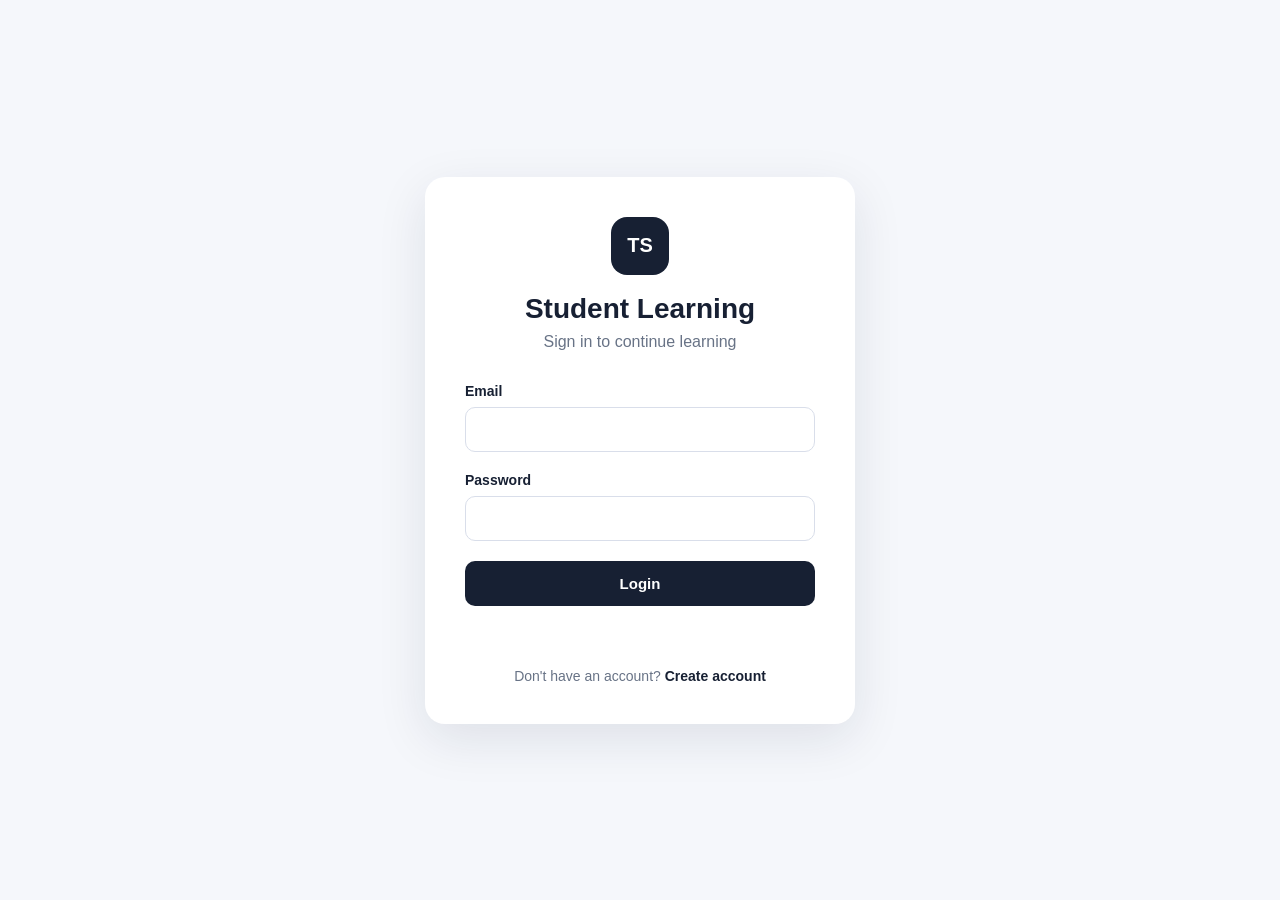
<file: admin-courses.html>
<!DOCTYPE html>
<html lang="en">

<head>

    <meta charset="UTF-8">

    <meta name="viewport" content="width=device-width, initial-scale=1.0">

    <title>
        Courses | Admin
    </title>

    <link rel="stylesheet" href="css/style.css">

    <style>
        /* ============================================================
           Navigation
           ============================================================ */

        .topbar-nav {

            display: flex;

            align-items: center;

            gap: 10px;

        }


        .nav-button {

            display: inline-flex;

            align-items: center;

            justify-content: center;

            padding: 9px 15px;

            border-radius: 8px;

            background: #ffffff;

            color: #172033;

            text-decoration: none;

            font-size: 13px;

            font-weight: 600;

            transition:
                background .2s ease,
                transform .2s ease;

        }


        .nav-button:hover {

            background: #f1f3f6;

            transform:
                translateY(-1px);

        }

        .dashboard-button,
        .logout-button {
            border: 0;
            border-radius: 9px;

            padding: 9px 15px;

            font-size: 13px;
            font-weight: 700;

            cursor: pointer;

            transition:
                transform 0.15s ease,
                background 0.15s ease;
        }


        .dashboard-button {
            background: #eef2ff;
            color: #4654b8;
        }


        .dashboard-button:hover {
            background: #e4e9ff;
            transform: translateY(-1px);
        }


        .logout-button {
            background: #f1f3f6;
            color: #505866;
        }


        .logout-button:hover {
            background: #e7e9ed;
            transform: translateY(-1px);
        }




        /* ============================================================
           HEADER
           ============================================================ */

        .courses-header {

            display: flex;

            align-items: flex-end;

            justify-content: space-between;

            gap: 20px;

            margin-bottom: 24px;

        }


        .courses-header .welcome {

            margin-bottom: 0;

        }


        .courses-count {

            padding-bottom: 8px;

            color: #7b8496;

            font-size: 13px;

        }


        /* ============================================================
           TOOLBAR
           ============================================================ */

        .courses-toolbar {

            display: flex;

            align-items: center;

            justify-content: space-between;

            gap: 15px;

            margin-bottom: 18px;

        }


        .search-box {

            position: relative;

            width: min(460px, 100%);

        }


        .search-box input {

            width: 100%;

            height: 46px;

            padding:
                0 16px 0 43px;

            border:
                1px solid #dfe4eb;

            border-radius: 10px;

            outline: none;

            background: #ffffff;

            color: #172033;

            font-family: inherit;

            font-size: 14px;

        }


        .search-box input:focus {

            border-color: #7385dc;

            box-shadow:
                0 0 0 3px rgba(115, 133, 220, .12);

        }


        .search-icon {

            position: absolute;

            left: 15px;

            top: 50%;

            transform:
                translateY(-50%);

            color: #8a92a3;

            pointer-events: none;

        }


        .status-filter {

            height: 46px;

            padding:
                0 14px;

            border:
                1px solid #dfe4eb;

            border-radius: 10px;

            outline: none;

            background: #ffffff;

            color: #344054;

            font-family: inherit;

            font-size: 13px;

        }


        /* ============================================================
           COURSE GRID
           ============================================================ */

        .courses-grid {

            display: grid;

            grid-template-columns:
                repeat(auto-fill,
                    minmax(280px, 1fr));

            gap: 20px;

        }


        /* ============================================================
           COURSE CARD
           ============================================================ */

        .course-card {

            overflow: hidden;

            border:
                1px solid #e5e8ee;

            border-radius: 18px;

            background: #ffffff;

            box-shadow:
                0 8px 28px rgba(20, 30, 50, .06);

            transition:
                transform .2s ease,
                box-shadow .2s ease;

        }


        .course-card:hover {

            transform:
                translateY(-3px);

            box-shadow:
                0 14px 35px rgba(20, 30, 50, .10);

        }


        /* ============================================================
           COURSE IMAGE
           ============================================================ */

        .course-image-wrapper {

            position: relative;

            width: 100%;

            height: 175px;

            overflow: hidden;

            background:
                linear-gradient(135deg,
                    #eef2ff,
                    #f6f7fb);

        }


        .course-image {

            width: 100%;

            height: 100%;

            display: block;

            object-fit: cover;

        }


        .course-image-placeholder {

            width: 100%;

            height: 100%;

            display: flex;

            align-items: center;

            justify-content: center;

            color: #8a92a3;

            font-size: 40px;

        }


        .course-status {

            position: absolute;

            top: 12px;

            right: 12px;

        }


        /* ============================================================
           STATUS
           ============================================================ */

        .status-badge {

            display: inline-flex;

            align-items: center;

            gap: 6px;

            padding:
                6px 10px;

            border-radius: 999px;

            font-size: 10px;

            font-weight: 700;

        }


        .status-dot {

            width: 6px;

            height: 6px;

            border-radius: 50%;

        }


        .status-active {

            background:
                rgba(24, 128, 80, .95);

            color: #ffffff;

        }


        .status-active .status-dot {

            background: #ffffff;

        }


        .status-inactive {

            background:
                rgba(192, 57, 43, .95);

            color: #ffffff;

        }


        .status-inactive .status-dot {

            background: #ffffff;

        }


        .status-other {

            background:
                rgba(80, 90, 110, .90);

            color: #ffffff;

        }


        .status-other .status-dot {

            background: #ffffff;

        }


        /* ============================================================
           COURSE CONTENT
           ============================================================ */

        .course-content {

            padding: 20px;

        }


        .course-id {

            display: block;

            margin-bottom: 6px;

            color: #8a92a3;

            font-family:
                monospace;

            font-size: 10px;

        }


        .course-name {

            margin: 0;

            color: #172033;

            font-size: 18px;

            line-height: 1.35;

        }


        .course-description {

            display: -webkit-box;

            margin:
                9px 0 18px;

            overflow: hidden;

            color: #7b8496;

            font-size: 13px;

            line-height: 1.6;

            -webkit-box-orient: vertical;

            -webkit-line-clamp: 3;

        }


        /* ============================================================
           COURSE FOOTER
           ============================================================ */

        .course-footer {

            display: flex;

            align-items: center;

            justify-content: space-between;

            gap: 12px;

            padding-top: 16px;

            border-top:
                1px solid #edf0f4;

        }


        .course-fee-label {

            display: block;

            color: #8a92a3;

            font-size: 10px;

        }


        .course-fee {

            display: block;

            margin-top: 3px;

            color: #1c4fd7;

            font-size: 17px;

            font-weight: 700;

        }


        .course-fee-unit {

            color: #8a92a3;

            font-size: 10px;

        }


        .view-button {

            display: inline-flex;

            align-items: center;

            justify-content: center;

            padding:
                9px 13px;

            border-radius: 8px;

            background: #172033;

            color: #ffffff;

            text-decoration: none;

            font-size: 11px;

            font-weight: 700;

            transition:
                background .2s ease,
                transform .2s ease;

        }


        .view-button:hover {

            background: #25314a;

            transform:
                translateY(-1px);

        }


        /* ============================================================
           EMPTY / LOADING
           ============================================================ */

        .empty-state {

            min-height: 230px;

            display: flex;

            flex-direction: column;

            align-items: center;

            justify-content: center;

            padding: 40px;

            text-align: center;

        }


        .empty-state-icon {

            width: 48px;

            height: 48px;

            display: flex;

            align-items: center;

            justify-content: center;

            margin-bottom: 14px;

            border-radius: 14px;

            background: #f1f3f7;

            color: #7b8496;

            font-size: 20px;

        }


        .empty-state strong {

            color: #4d576a;

            font-size: 16px;

        }


        .empty-state span {

            max-width: 450px;

            margin-top: 7px;

            color: #8a92a3;

            font-size: 13px;

            line-height: 1.6;

        }


        .loading {

            min-height: 230px;

            display: flex;

            align-items: center;

            justify-content: center;

            color: #7b8496;

            font-size: 14px;

        }


        /* ============================================================
           RESPONSIVE
           ============================================================ */

        @media (max-width: 750px) {

            .courses-header {

                align-items: flex-start;

                flex-direction: column;

                gap: 6px;

            }


            .courses-count {

                padding-bottom: 0;

            }


            .courses-toolbar {

                align-items: stretch;

                flex-direction: column;

            }


            .search-box {

                width: 100%;

            }


            .status-filter {

                width: 100%;

            }

        }


        @media (max-width: 550px) {

            .topbar {

                flex-wrap: wrap;

            }


            .topbar-nav {

                width: 100%;

                justify-content: flex-end;

            }


            .nav-button {

                padding:
                    8px 10px;

                font-size: 11px;

            }


            .courses-grid {

                grid-template-columns: 1fr;

            }

        }
    </style>

</head>


<body>


    <!-- ================================================================
     TOP BAR
     ================================================================ -->

    <header class="topbar">


        <div class="topbar-brand">

            Admin Panel

        </div>


        <nav class="topbar-nav">


            <a href="admin.html" class="nav-button">

                ← Admin Dashboard

            </a>


            <button type="button" class="logout-button" onclick="logout()">

                Logout

            </button>


        </nav>


    </header>



    <!-- ================================================================
     MAIN
     ================================================================ -->

    <main class="dashboard">


        <section class="courses-header">


            <div class="welcome">


                <p>
                    Administration
                </p>


                <h1>
                    Courses
                </h1>


            </div>


            <span id="coursesCount" class="courses-count">

                Loading...

            </span>


        </section>



        <!-- ============================================================
         TOOLBAR
         ============================================================ -->

        <section class="courses-toolbar">


            <div class="search-box">


                <span class="search-icon">
                    🔍
                </span>


                <input type="search" id="courseSearch" placeholder="Search courses..." autocomplete="off">


            </div>


            <select id="statusFilter" class="status-filter">

                <option value="ALL">
                    All Statuses
                </option>

                <option value="ACTIVE">
                    Active
                </option>

                <option value="INACTIVE">
                    Inactive
                </option>

            </select>


        </section>



        <!-- ============================================================
         MESSAGE
         ============================================================ -->

        <div id="message" class="message"></div>



        <!-- ============================================================
         COURSES
         ============================================================ -->

        <section id="courses" class="courses-grid">


            <div class="loading">

                Loading courses...

            </div>


        </section>


    </main>



    <!-- ================================================================
     JAVASCRIPT FILES
     ================================================================ -->

    <script src="js/config.js"></script>

    <script src="js/api.js"></script>

    <script src="js/auth.js"></script>



    <script>

        /* ================================================================
           ADMIN COURSES
           Created by Tr. Sun
           ================================================================ */


        let courses = [];



        /* ================================================================
           FORMAT NUMBER
           ================================================================ */

        function formatNumber(value) {

            return (
                Number(value) || 0
            ).toLocaleString();

        }



        /* ================================================================
           ESCAPE HTML
           ================================================================ */

        function escapeHtml(value) {

            return String(
                value ?? ''
            )
                .replace(
                    /&/g,
                    '&amp;'
                )
                .replace(
                    /</g,
                    '&lt;'
                )
                .replace(
                    />/g,
                    '&gt;'
                )
                .replace(
                    /"/g,
                    '&quot;'
                )
                .replace(
                    /'/g,
                    '&#039;'
                );

        }



        /* ================================================================
           STATUS HTML
           ================================================================ */

        function statusHtml(status) {

            const value =
                String(
                    status || ''
                )
                    .trim()
                    .toUpperCase();


            let className =
                'status-other';


            if (
                value === 'ACTIVE'
            ) {

                className =
                    'status-active';

            }
            else if (
                value === 'INACTIVE' ||
                value === 'DISABLED'
            ) {

                className =
                    'status-inactive';

            }


            return `

        <span
            class="status-badge ${className}"
        >

            <span
                class="status-dot"
            ></span>

            ${escapeHtml(
                value || 'UNKNOWN'
            )}

        </span>

    `;

        }



        /* ================================================================
           IMAGE URL
           ================================================================ */

        function getCourseImageUrl(
            course
        ) {

            const value =
                String(
                    course.courseImage ||
                    course.CourseImage ||
                    ''
                ).trim();


            if (!value) {

                return '';

            }


            /*
             * Google Drive file ID
             */

            if (
                /^[a-zA-Z0-9_-]{20,}$/.test(
                    value
                )
            ) {

                return (
                    'https://drive.google.com/thumbnail?id=' +
                    encodeURIComponent(
                        value
                    ) +
                    '&sz=w1000'
                );

            }


            /*
             * Already a URL or relative path
             */

            return value;

        }



        /* ================================================================
           LOAD COURSES
           ================================================================ */

        async function loadCourses() {

            const container =
                document.getElementById(
                    'courses'
                );


            container.innerHTML = `

        <div class="loading">

            Loading courses...

        </div>

    `;


            try {

                const result =
                    await apiRequest({

                        action:
                            'getAdminCourses',

                        token:
                            getAuthToken()

                    });


                if (
                    !result ||
                    !result.success
                ) {

                    updateCount(0);


                    container.innerHTML = `

                <div class="empty-state">

                    <div
                        class="empty-state-icon"
                    >
                        !
                    </div>

                    <strong>
                        Unable to load courses
                    </strong>

                    <span>
                        ${escapeHtml(
                        result?.message ||
                        'Please try again.'
                    )
                        }
                    </span>

                </div>

            `;

                    return;

                }


                courses =
                    Array.isArray(
                        result.courses
                    )
                        ? result.courses
                        : [];


                updateCount(
                    courses.length
                );


                renderCourses(
                    courses
                );


            } catch (error) {

                console.error(
                    'Load courses error:',
                    error
                );


                updateCount(0);


                container.innerHTML = `

            <div class="empty-state">

                <div
                    class="empty-state-icon"
                >
                    !
                </div>

                <strong>
                    Unable to load courses
                </strong>

                <span>
                    Please refresh the page and try again.
                </span>

            </div>

        `;

            }

        }



        /* ================================================================
           UPDATE COUNT
           ================================================================ */

        function updateCount(
            count
        ) {

            document.getElementById(
                'coursesCount'
            ).textContent =
                count +
                (
                    count === 1
                        ? ' course'
                        : ' courses'
                );

        }



        /* ================================================================
           FILTER COURSES
           ================================================================ */

        function getFilteredCourses() {

            const query =
                String(
                    document.getElementById(
                        'courseSearch'
                    ).value || ''
                )
                    .trim()
                    .toLowerCase();


            const status =
                String(
                    document.getElementById(
                        'statusFilter'
                    ).value || 'ALL'
                )
                    .toUpperCase();


            return courses.filter(
                function (course) {

                    const searchable = [

                        course.courseId,

                        course.CourseID,

                        course.courseName,

                        course.CourseName,

                        course.description,

                        course.Description,

                        course.status,

                        course.Status

                    ]
                        .map(
                            function (value) {

                                return String(
                                    value || ''
                                )
                                    .toLowerCase();

                            }
                        )
                        .join(' ');


                    const matchesSearch =
                        !query ||
                        searchable.includes(
                            query
                        );


                    const courseStatus =
                        String(
                            course.status ||
                            course.Status ||
                            ''
                        )
                            .trim()
                            .toUpperCase();


                    const matchesStatus =
                        status === 'ALL' ||
                        courseStatus === status;


                    return (
                        matchesSearch &&
                        matchesStatus
                    );

                }
            );

        }



        /* ================================================================
           RENDER COURSES
           ================================================================ */

        function renderCourses(
            list
        ) {

            const container =
                document.getElementById(
                    'courses'
                );


            if (
                !Array.isArray(list) ||
                list.length === 0
            ) {

                container.innerHTML = `

            <div class="empty-state">

                <div
                    class="empty-state-icon"
                >
                    📚
                </div>

                <strong>
                    No courses found
                </strong>

                <span>
                    There are no courses matching your current search or filter.
                </span>

            </div>

        `;

                return;

            }


            container.innerHTML =
                '';


            list.forEach(
                function (course) {

                    const card =
                        document.createElement(
                            'article'
                        );


                    card.className =
                        'course-card';


                    const courseId =
                        course.courseId ||
                        course.CourseID ||
                        '';


                    const courseName =
                        course.courseName ||
                        course.CourseName ||
                        'Untitled Course';


                    const description =
                        course.description ||
                        course.Description ||
                        '';


                    const monthlyFee =
                        Number(
                            course.monthlyFee ??
                            course.MonthlyFee ??
                            0
                        ) || 0;


                    const status =
                        course.status ||
                        course.Status ||
                        '';


                    const imageUrl =
                        getCourseImageUrl(
                            course
                        );


                    const imageHtml =
                        imageUrl

                            ? `

                        <img
                            class="course-image"
                            src="${escapeHtml(
                                imageUrl
                            )}"
                            alt="${escapeHtml(
                                courseName
                            )}"
                            loading="lazy"
                            onerror="this.style.display='none'; this.nextElementSibling.style.display='flex';"
                        >

                        <div
                            class="course-image-placeholder"
                            style="display:none;"
                        >
                            📚
                        </div>

                    `

                            : `

                        <div
                            class="course-image-placeholder"
                        >
                            📚
                        </div>

                    `;


                    card.innerHTML = `

                <!-- ==================================================
                     IMAGE
                     ================================================== -->

                <div
                    class="course-image-wrapper"
                >

                    ${imageHtml}


                    <div
                        class="course-status"
                    >

                        ${statusHtml(
                        status
                    )}

                    </div>

                </div>



                <!-- ==================================================
                     CONTENT
                     ================================================== -->

                <div
                    class="course-content"
                >


                    <span
                        class="course-id"
                    >

                        ${escapeHtml(
                        courseId
                    )}

                    </span>


                    <h2
                        class="course-name"
                    >

                        ${escapeHtml(
                        courseName
                    )}

                    </h2>


                    <p
                        class="course-description"
                    >

                        ${escapeHtml(
                        description ||
                        'No course description available.'
                    )}

                    </p>



                    <!-- ==============================================
                         FOOTER
                         ============================================== -->

                    <div
                        class="course-footer"
                    >


                        <div>


                            <span
                                class="course-fee-label"
                            >

                                Monthly Fee

                            </span>


                            <strong
                                class="course-fee"
                            >

                                ${formatNumber(
                        monthlyFee
                    )}

                            </strong>


                            <span
                                class="course-fee-unit"
                            >

                                credits

                            </span>


                        </div>


                        <a
                             href="admin-course.html?id=${encodeURIComponent(course.courseId)}"
                            class="view-button"
                        >

                            View Course

                        </a>


                    </div>


                </div>

            `;


                    container.appendChild(
                        card
                    );

                }
            );

        }



        /* ================================================================
           APPLY FILTERS
           ================================================================ */

        function applyFilters() {

            const filtered =
                getFilteredCourses();


            updateCount(
                filtered.length
            );


            renderCourses(
                filtered
            );

        }



        /* ================================================================
           SEARCH
           ================================================================ */

        document.getElementById(
            'courseSearch'
        )
            .addEventListener(
                'input',
                applyFilters
            );



        /* ================================================================
           STATUS FILTER
           ================================================================ */

        document.getElementById(
            'statusFilter'
        )
            .addEventListener(
                'change',
                applyFilters
            );



        /* ================================================================
           INITIALIZE
           ================================================================ */

        async function initialize() {

            try {

                const user =
                    await requireLogin();


                if (!user) {

                    return;

                }


                if (
                    String(
                        user.role || ''
                    )
                        .trim()
                        .toUpperCase() !==
                    'ADMIN'
                ) {

                    window.location.href =
                        'dashboard.html';

                    return;

                }


                await loadCourses();


            } catch (error) {

                console.error(
                    'Initialize courses error:',
                    error
                );


                document.getElementById(
                    'courses'
                ).innerHTML = `

            <div class="empty-state">

                <div
                    class="empty-state-icon"
                >
                    !
                </div>

                <strong>
                    Unable to initialize page
                </strong>

                <span>
                    Please refresh the page and try again.
                </span>

            </div>

        `;

            }

        }



        /* ================================================================
           START
           ================================================================ */

        initialize();

    </script>


</body>

</html>
</file>
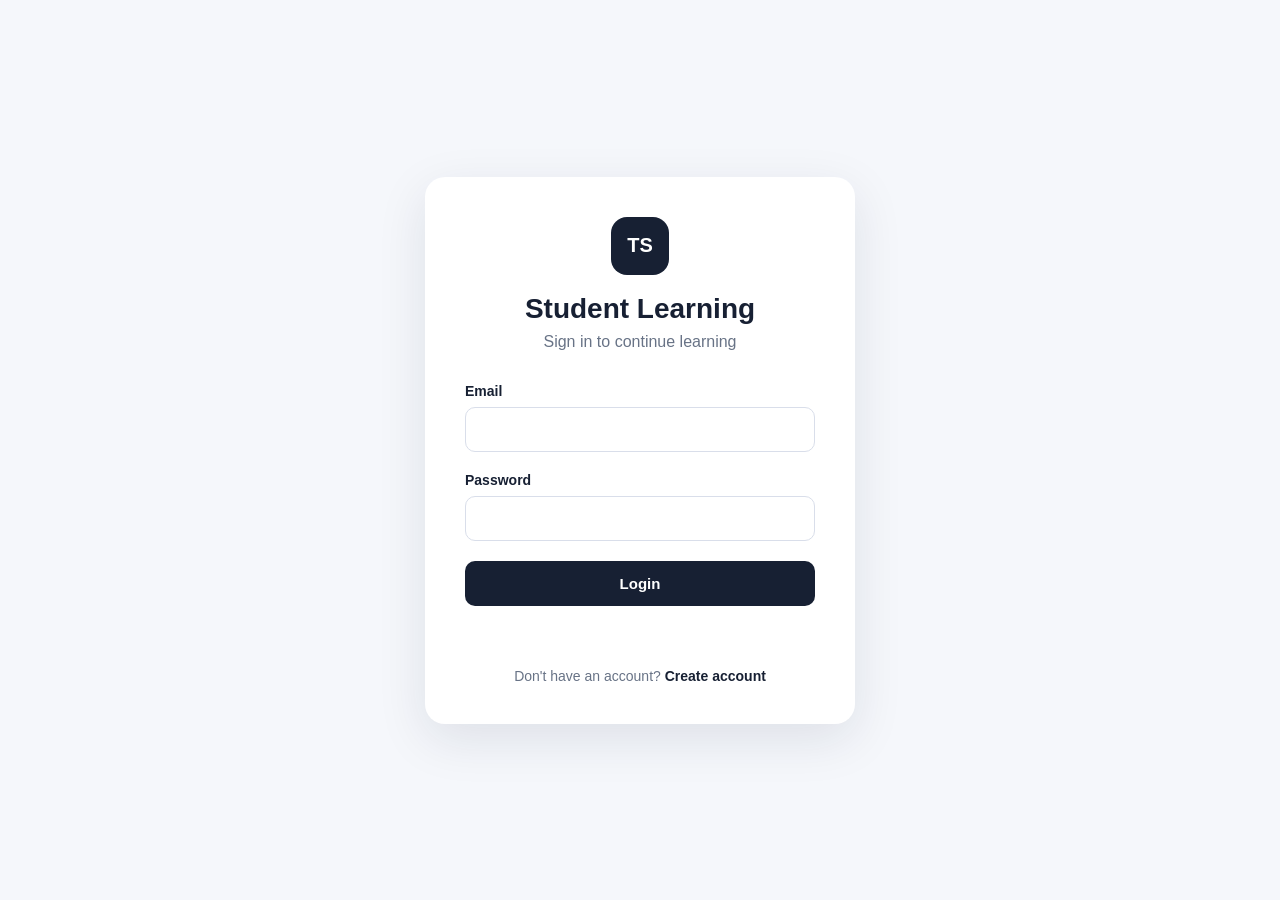
<file: admin-payments.html>
<!DOCTYPE html>
<html lang="en">

<head>

    <meta charset="UTF-8">

    <meta
        name="viewport"
        content="width=device-width, initial-scale=1.0"
    >

    <title>
        Payment Requests | Admin
    </title>

    <link
        rel="stylesheet"
        href="css/style.css"
    >

    <style>
      
        /* ============================================================
           Navigation
        ============================================================ */


        .logout-button {
            border: 0;
            border-radius: 9px;

            padding: 9px 15px;

            font-size: 13px;
            font-weight: 700;

            cursor: pointer;

            transition:
                transform 0.15s ease,
                background 0.15s ease;
        }


        .logout-button {
            background: #f1f3f6;
            color: #505866;
        }


        .logout-button:hover {
            background: #e7e9ed;
            transform: translateY(-1px);
        }


        
        
        .topbar-nav {
            display: flex;
            align-items: center;
            gap: 12px;
        }


        .nav-button {

            display: inline-flex;

            align-items: center;

            justify-content: center;

            padding: 9px 16px;

            border: 0;

            border-radius: 8px;

            background: #ffffff;

            color: #1f2937;

            text-decoration: none;

            font-size: 14px;

            font-weight: 600;

            cursor: pointer;

            transition:
                background .2s ease,
                transform .2s ease;

        }


        .nav-button:hover {

            background: #f3f4f6;

            transform:
                translateY(-1px);

        }


        /* ============================================================
           PAYMENT LIST
           ============================================================ */

        .payment-list {

            display: grid;

            gap: 20px;

        }


        .payment-card {

            overflow: hidden;

            border:
                1px solid #e5e8ee;

            border-radius: 20px;

            background: #ffffff;

            box-shadow:
                0 8px 28px
                rgba(20, 30, 50, .06);

        }


        .payment-info {

            padding: 24px;

        }


        /* ============================================================
           PAYMENT HEADER
           ============================================================ */

        .payment-header {

            display: flex;

            align-items: flex-start;

            justify-content: space-between;

            gap: 20px;

            margin-bottom: 22px;

        }


        .payment-id {

            display: inline-block;

            margin-bottom: 7px;

            color: #7b8496;

            font-size: 12px;

            font-weight: 600;

            letter-spacing: .04em;

        }


        .payment-header h2 {

            margin: 0;

            color: #172033;

            font-size: 20px;

        }


        .payment-header p {

            margin: 5px 0 0;

            color: #7b8496;

            font-size: 13px;

        }


        .payment-status {

            flex-shrink: 0;

            padding: 7px 11px;

            border-radius: 999px;

            background:
                rgba(230, 161, 0, .12);

            color: #9a6800;

            font-size: 11px;

            font-weight: 700;

            letter-spacing: .04em;

        }


        /* ============================================================
           PAYMENT DETAILS
           ============================================================ */

        .payment-details {

            display: grid;

            grid-template-columns:
                repeat(3, minmax(0, 1fr));

            gap: 14px;

        }


        .payment-detail {

            padding: 15px;

            border-radius: 12px;

            background: #f7f8fa;

        }


        .payment-detail-label {

            display: block;

            margin-bottom: 6px;

            color: #7b8496;

            font-size: 12px;

        }


        .payment-detail-value {

            display: block;

            color: #172033;

            font-size: 16px;

            font-weight: 700;

        }


        .credit-value {

            color: #1c4fd7;

        }


        /* ============================================================
           DATE
           ============================================================ */

        .payment-date {

            margin-top: 17px;

            color: #8a92a3;

            font-size: 12px;

        }


        /* ============================================================
           ACTIONS
           ============================================================ */

        .payment-actions {

            display: flex;

            flex-wrap: wrap;

            gap: 10px;

            margin-top: 20px;

            padding-top: 20px;

            border-top:
                1px solid #edf0f4;

        }


        .payment-actions button {

            min-width: 125px;

            padding: 11px 17px;

            border: 0;

            border-radius: 9px;

            font-size: 13px;

            font-weight: 700;

            cursor: pointer;

            transition:
                transform .2s ease,
                opacity .2s ease;

        }


        .payment-actions button:hover {

            transform:
                translateY(-1px);

        }


        .payment-actions button:disabled {

            opacity: .55;

            cursor: not-allowed;

            transform: none;

        }


        .secondary-button {

            background: #eef1f6;

            color: #344054;

        }


        .approve-button {

            background: #188050;

            color: #ffffff;

        }


        .reject-button {

            background: #c0392b;

            color: #ffffff;

        }


        /* ============================================================
           EMPTY STATE
           ============================================================ */

        .empty-state {

            min-height: 180px;

            display: flex;

            flex-direction: column;

            align-items: center;

            justify-content: center;

            padding: 35px;

            border:
                1px dashed #d6dbe5;

            border-radius: 18px;

            background: #fafbfc;

            text-align: center;

        }


        .empty-state strong {

            color: #4d576a;

            font-size: 16px;

        }


        .empty-state span {

            margin-top: 7px;

            color: #8a92a3;

            font-size: 13px;

        }


        .loading {

            min-height: 150px;

            display: flex;

            align-items: center;

            justify-content: center;

            color: #7b8496;

            font-size: 14px;

        }


        /* ============================================================
           MESSAGE
           ============================================================ */

        #message {

            margin-bottom: 18px;

        }


        /* ============================================================
           RECEIPT VIEWER
           ============================================================ */

        .receipt-modal {

            position: fixed;

            inset: 0;

            z-index: 9999;

            display: none;

            align-items: center;

            justify-content: center;

            padding: 25px;

            background:
                rgba(10, 15, 25, .86);

        }


        .receipt-modal.open {

            display: flex;

        }


        .receipt-container {

            position: relative;

            width: min(900px, 96vw);

            height: min(90vh, 800px);

            display: flex;

            align-items: center;

            justify-content: center;

            padding: 60px 20px 20px;

            border-radius: 16px;

            background: #ffffff;

            box-shadow:
                0 25px 80px
                rgba(0, 0, 0, .35);

        }


        .receipt-header {

            position: absolute;

            top: 0;

            left: 0;

            right: 0;

            height: 55px;

            display: flex;

            align-items: center;

            justify-content: space-between;

            gap: 15px;

            padding:
                0 16px 0 20px;

            border-bottom:
                1px solid #e5e7eb;

        }


        .receipt-title {

            overflow: hidden;

            color: #172033;

            font-size: 14px;

            font-weight: 700;

            text-overflow: ellipsis;

            white-space: nowrap;

        }


        .receipt-close {

            flex-shrink: 0;

            padding: 7px 12px;

            border: 0;

            border-radius: 7px;

            background: #172033;

            color: #ffffff;

            cursor: pointer;

            font-size: 12px;

            font-weight: 600;

        }


        .receipt-content {

            width: 100%;

            height: 100%;

            display: flex;

            align-items: center;

            justify-content: center;

            overflow: auto;

        }


        .receipt-content img {

            display: block;

            max-width: 100%;

            max-height: 100%;

            width: auto;

            height: auto;

            object-fit: contain;

        }


        .receipt-content iframe {

            width: 100%;

            height: 100%;

            border: 0;

        }


        .receipt-loading {

            color: #7b8496;

            font-size: 14px;

        }


        .receipt-error {

            color: #c0392b;

            font-size: 14px;

            text-align: center;

        }


        /* ============================================================
           RESPONSIVE
           ============================================================ */

        @media (max-width: 800px) {

            .payment-details {

                grid-template-columns:
                    1fr;

            }

        }


        @media (max-width: 600px) {

            .topbar {

                gap: 10px;

            }


            .topbar-nav {

                gap: 6px;

            }


            .nav-button {

                padding:
                    8px 10px;

                font-size: 12px;

            }


            .payment-info {

                padding: 18px;

            }


            .payment-header {

                flex-direction: column;

                gap: 12px;

            }


            .payment-actions {

                flex-direction: column;

            }


            .payment-actions button {

                width: 100%;

            }


            .receipt-modal {

                padding: 10px;

            }


            .receipt-container {

                width: 100%;

                height: 95vh;

                padding:
                    55px 10px 10px;

            }

        }

    </style>

</head>


<body>


<!-- ================================================================
     TOP BAR
     ================================================================ -->

<header class="topbar">


    <div class="topbar-brand">

        Admin Panel

    </div>


    <nav class="topbar-nav">


        <a
            href="admin.html"
            class="nav-button"
        >

            ← Admin Dashboard

        </a>


        <button
            class="logout-button"
            onclick="logout()"
        >

            Logout

        </button>


    </nav>


</header>



<!-- ================================================================
     MAIN CONTENT
     ================================================================ -->

<main class="dashboard">


    <!-- ============================================================
         PAGE HEADING
         ============================================================ -->

    <section class="welcome">


        <p>
            Administration
        </p>


        <h1>
            Payment Requests
        </h1>


    </section>



    <!-- ============================================================
         MESSAGE
         ============================================================ -->

    <div
        id="message"
        class="message"
    ></div>



    <!-- ============================================================
         PAYMENTS
         ============================================================ -->

    <section
        id="payments"
        class="payment-list"
    >

        <div class="loading">

            Loading payment requests...

        </div>

    </section>


</main>



<!-- ================================================================
     RECEIPT MODAL
     ================================================================ -->

<div
    id="receiptModal"
    class="receipt-modal"
>


    <div
        class="receipt-container"
    >


        <div class="receipt-header">


            <div
                id="receiptTitle"
                class="receipt-title"
            >
                Payment Receipt
            </div>


            <button
                class="receipt-close"
                onclick="closeReceipt()"
            >

                Close

            </button>


        </div>


        <div
            id="receiptContent"
            class="receipt-content"
        >

            <div class="receipt-loading">

                Loading receipt...

            </div>

        </div>


    </div>


</div>



<!-- ================================================================
     JAVASCRIPT FILES
     ================================================================ -->

<script src="js/config.js"></script>

<script src="js/api.js"></script>

<script src="js/auth.js"></script>



<script>

/* ================================================================
   ADMIN PAYMENT REQUESTS
   Created by Tr. Sun
   ================================================================ */


let currentPayments = [];



/* ================================================================
   FORMAT MONEY
   ================================================================ */

function formatMoney(
    amount
) {

    return (
        Number(
            amount
        ) || 0
    )
    .toLocaleString();

}



/* ================================================================
   ESCAPE HTML
   ================================================================ */

function escapeHtml(
    value
) {

    return String(
        value ?? ''
    )
    .replace(
        /&/g,
        '&amp;'
    )
    .replace(
        /</g,
        '&lt;'
    )
    .replace(
        />/g,
        '&gt;'
    )
    .replace(
        /"/g,
        '&quot;'
    )
    .replace(
        /'/g,
        '&#039;'
    );

}



/* ================================================================
   ESCAPE JAVASCRIPT
   ================================================================ */

function escapeJs(
    value
) {

    return String(
        value ?? ''
    )
    .replace(
        /\\/g,
        '\\\\'
    )
    .replace(
        /'/g,
        "\\'"
    )
    .replace(
        /"/g,
        '\\"'
    )
    .replace(
        /\r/g,
        '\\r'
    )
    .replace(
        /\n/g,
        '\\n'
    );

}



/* ================================================================
   LOAD PAYMENTS
   ================================================================ */

async function loadPayments() {

    const container =
        document.getElementById(
            'payments'
        );


    container.innerHTML = `

        <div class="loading">

            Loading payment requests...

        </div>

    `;


    try {

        const result =
            await apiRequest({

                action:
                    'getPendingPayments',

                token:
                    getAuthToken()

            });


        if (
            !result ||
            !result.success
        ) {

            container.innerHTML = `

                <div class="empty-state">

                    <strong>
                        Unable to load payments
                    </strong>

                    <span>
                        ${
                            escapeHtml(
                                result?.message ||
                                'Please try again.'
                            )
                        }
                    </span>

                </div>

            `;

            return;

        }


        currentPayments =
            Array.isArray(
                result.payments
            )
                ? result.payments
                : [];


        if (
            currentPayments.length === 0
        ) {

            container.innerHTML = `

                <div class="empty-state">

                    <strong>
                        No pending payments
                    </strong>

                    <span>
                        New payment requests will appear here.
                    </span>

                </div>

            `;

            return;

        }


        container.innerHTML =
            '';


        currentPayments.forEach(
            function(payment) {

                renderPayment(
                    payment,
                    container
                );

            }
        );


    } catch (error) {

        console.error(
            'Load payments error:',
            error
        );


        container.innerHTML = `

            <div class="empty-state">

                <strong>
                    Unable to load payment requests
                </strong>

                <span>
                    Please refresh the page and try again.
                </span>

            </div>

        `;

    }

}



/* ================================================================
   RENDER PAYMENT
   ================================================================ */

function renderPayment(
    payment,
    container
) {

    const card =
        document.createElement(
            'article'
        );


    card.className =
        'payment-card';


    const submitted =
        payment.submittedAt
            ? new Date(
                payment.submittedAt
            ).toLocaleString()
            : 'Unknown';


    /*
     * 1 MMK = 1 Credit
     */

    const credits =
        Number(
            payment.credits ??
            payment.amount ??
            0
        );


    card.innerHTML = `

        <div class="payment-info">


            <!-- ======================================================
                 HEADER
                 ====================================================== -->

            <div class="payment-header">


                <div>


                    <span class="payment-id">

                        ${escapeHtml(
                            payment.paymentId
                        )}

                    </span>


                    <h2>

                        ${escapeHtml(
                            payment.studentName ||
                            'Unknown Student'
                        )}

                    </h2>


                    <p>

                        ${escapeHtml(
                            payment.studentEmail ||
                            ''
                        )}

                    </p>


                </div>


                <span class="payment-status">

                    PENDING

                </span>


            </div>



            <!-- ======================================================
                 PAYMENT DETAILS
                 Package removed.
                 ====================================================== -->

            <div class="payment-details">


                <div class="payment-detail">

                    <span
                        class="payment-detail-label"
                    >
                        Credits
                    </span>


                    <strong
                        class="payment-detail-value credit-value"
                    >

                        ${formatMoney(
                            credits
                        )}

                    </strong>

                </div>



                <div class="payment-detail">

                    <span
                        class="payment-detail-label"
                    >
                        Amount
                    </span>


                    <strong
                        class="payment-detail-value"
                    >

                        ${formatMoney(
                            payment.amount
                        )}
                        MMK

                    </strong>

                </div>



                <div class="payment-detail">

                    <span
                        class="payment-detail-label"
                    >
                        Payment Method
                    </span>


                    <strong
                        class="payment-detail-value"
                    >

                        ${escapeHtml(
                            payment.paymentMethod ||
                            'Unknown'
                        )}

                    </strong>

                </div>


            </div>



            <!-- ======================================================
                 DATE
                 ====================================================== -->

            <div class="payment-date">

                Submitted:

                ${escapeHtml(
                    submitted
                )}

            </div>



            <!-- ======================================================
                 ACTIONS
                 ====================================================== -->

            <div class="payment-actions">


                <button
                    type="button"
                    class="secondary-button"
                    onclick="viewReceipt(
                        '${escapeJs(
                            payment.paymentId
                        )}',
                        this
                    )"
                >

                    View Receipt

                </button>



                <button
                    type="button"
                    class="approve-button"
                    onclick="approve(
                        '${escapeJs(
                            payment.paymentId
                        )}',
                        this
                    )"
                >

                    Approve

                </button>



                <button
                    type="button"
                    class="reject-button"
                    onclick="reject(
                        '${escapeJs(
                            payment.paymentId
                        )}',
                        this
                    )"
                >

                    Reject

                </button>


            </div>


        </div>

    `;


    container.appendChild(
        card
    );

}



/* ================================================================
   VIEW RECEIPT
   ================================================================ */

async function viewReceipt(
    paymentId,
    button
) {

    const payment =
        currentPayments.find(
            function(item) {

                return String(
                    item.paymentId
                ) ===
                String(
                    paymentId
                );

            }
        );


    if (!payment) {

        alert(
            'Payment not found.'
        );

        return;

    }


    if (
        !payment.receiptFileId
    ) {

        alert(
            'Receipt file not found.'
        );

        return;

    }


    const modal =
        document.getElementById(
            'receiptModal'
        );


    const title =
        document.getElementById(
            'receiptTitle'
        );


    const content =
        document.getElementById(
            'receiptContent'
        );


    if (button) {

        button.disabled =
            true;

        button.textContent =
            'Loading...';

    }


    modal.classList.add(
        'open'
    );


    title.textContent =
        payment.receiptFileName ||
        'Payment Receipt';


    content.innerHTML = `

        <div class="receipt-loading">

            Loading receipt...

        </div>

    `;


    try {

        const result =
            await apiRequest({

                action:
                    'getPaymentReceipt',

                token:
                    getAuthToken(),

                paymentId:
                    paymentId

            });


        if (
            !result ||
            !result.success
        ) {

            throw new Error(
                result?.message ||
                'Unable to load receipt.'
            );

        }


        if (
            !result.dataUrl
        ) {

            throw new Error(
                'Receipt data was not returned.'
            );

        }


        /*
         * ------------------------------------------------------------
         * Display image receipt
         * ------------------------------------------------------------
         */

        if (
            String(
                result.mimeType ||
                ''
            )
            .startsWith(
                'image/'
            )
        ) {

            const image =
                document.createElement(
                    'img'
                );


            image.src =
                result.dataUrl;


            image.alt =
                'Payment Receipt';


            image.onload =
                function() {

                    content.innerHTML =
                        '';

                    content.appendChild(
                        image
                    );

                };


            image.onerror =
                function() {

                    content.innerHTML = `

                        <div class="receipt-error">

                            Unable to display this receipt.

                        </div>

                    `;

                };


        } else {


            /*
             * --------------------------------------------------------
             * PDF / other supported file
             * --------------------------------------------------------
             */

            const iframe =
                document.createElement(
                    'iframe'
                );


            iframe.src =
                result.dataUrl;


            iframe.title =
                'Payment Receipt';


            content.innerHTML =
                '';


            content.appendChild(
                iframe
            );

        }


    } catch (error) {

        console.error(
            'View receipt error:',
            error
        );


        content.innerHTML = `

            <div class="receipt-error">

                ${
                    escapeHtml(
                        error.message ||
                        'Unable to load receipt.'
                    )
                }

            </div>

        `;

    } finally {

        if (button) {

            button.disabled =
                false;

            button.textContent =
                'View Receipt';

        }

    }

}



/* ================================================================
   CLOSE RECEIPT
   ================================================================ */

function closeReceipt() {

    const modal =
        document.getElementById(
            'receiptModal'
        );


    modal.classList.remove(
        'open'
    );


    document.getElementById(
        'receiptContent'
    ).innerHTML = `

        <div class="receipt-loading">

            Loading receipt...

        </div>

    `;

}



/* ================================================================
   CLOSE RECEIPT WHEN CLICKING OUTSIDE
   ================================================================ */

document.getElementById(
    'receiptModal'
)
.addEventListener(
    'click',
    function(event) {

        if (
            event.target ===
            this
        ) {

            closeReceipt();

        }

    }
);



/* ================================================================
   ESCAPE KEY
   ================================================================ */

document.addEventListener(
    'keydown',
    function(event) {

        if (
            event.key ===
            'Escape'
        ) {

            closeReceipt();

        }

    }
);



/* ================================================================
   APPROVE PAYMENT
   ================================================================ */

async function approve(
    paymentId,
    button
) {

    const confirmed =
        confirm(
            'Approve payment ' +
            paymentId +
            ' and add the credits?'
        );


    if (!confirmed) {

        return;

    }


    const message =
        document.getElementById(
            'message'
        );


    if (button) {

        button.disabled =
            true;

        button.textContent =
            'Approving...';

    }


    message.textContent =
        'Processing approval...';


    try {

        const result =
            await apiRequest({

                action:
                    'approvePayment',

                token:
                    getAuthToken(),

                paymentId:
                    paymentId

            });


        if (
            !result ||
            !result.success
        ) {

            message.textContent =
                result?.message ||
                'Unable to approve payment.';

            return;

        }


        message.textContent =
            'Payment approved. ' +
            Number(
                result.creditsAdded || 0
            ).toLocaleString() +
            ' credits added.';


        await loadPayments();


    } catch (error) {

        console.error(
            'Approve payment error:',
            error
        );


        message.textContent =
            'Unable to approve payment.';

    } finally {

        if (button) {

            button.disabled =
                false;

            button.textContent =
                'Approve';

        }

    }

}



/* ================================================================
   REJECT PAYMENT
   ================================================================ */

async function reject(
    paymentId,
    button
) {

    const confirmed =
        confirm(
            'Reject payment ' +
            paymentId +
            '?'
        );


    if (!confirmed) {

        return;

    }


    const note =
        prompt(
            'Reason for rejection (optional):'
        );


    const message =
        document.getElementById(
            'message'
        );


    if (button) {

        button.disabled =
            true;

        button.textContent =
            'Rejecting...';

    }


    message.textContent =
        'Processing rejection...';


    try {

        const result =
            await apiRequest({

                action:
                    'rejectPayment',

                token:
                    getAuthToken(),

                paymentId:
                    paymentId,

                adminNote:
                    note || ''

            });


        if (
            !result ||
            !result.success
        ) {

            message.textContent =
                result?.message ||
                'Unable to reject payment.';

            return;

        }


        message.textContent =
            'Payment rejected.';


        await loadPayments();


    } catch (error) {

        console.error(
            'Reject payment error:',
            error
        );


        message.textContent =
            'Unable to reject payment.';

    } finally {

        if (button) {

            button.disabled =
                false;

            button.textContent =
                'Reject';

        }

    }

}



/* ================================================================
   INITIALIZE
   ================================================================ */

async function initialize() {

    try {

        const user =
            await requireLogin();


        if (!user) {

            return;

        }


        if (
            String(
                user.role ||
                ''
            )
            .trim()
            .toUpperCase() !==
            'ADMIN'
        ) {

            window.location.href =
                'dashboard.html';

            return;

        }


        await loadPayments();


    } catch (error) {

        console.error(
            'Initialize payment page error:',
            error
        );


        document.getElementById(
            'payments'
        ).innerHTML = `

            <div class="empty-state">

                <strong>
                    Unable to initialize payment requests
                </strong>

                <span>
                    Please refresh the page and try again.
                </span>

            </div>

        `;

    }

}



/* ================================================================
   START
   ================================================================ */

initialize();

</script>


</body>

</html>
</file>
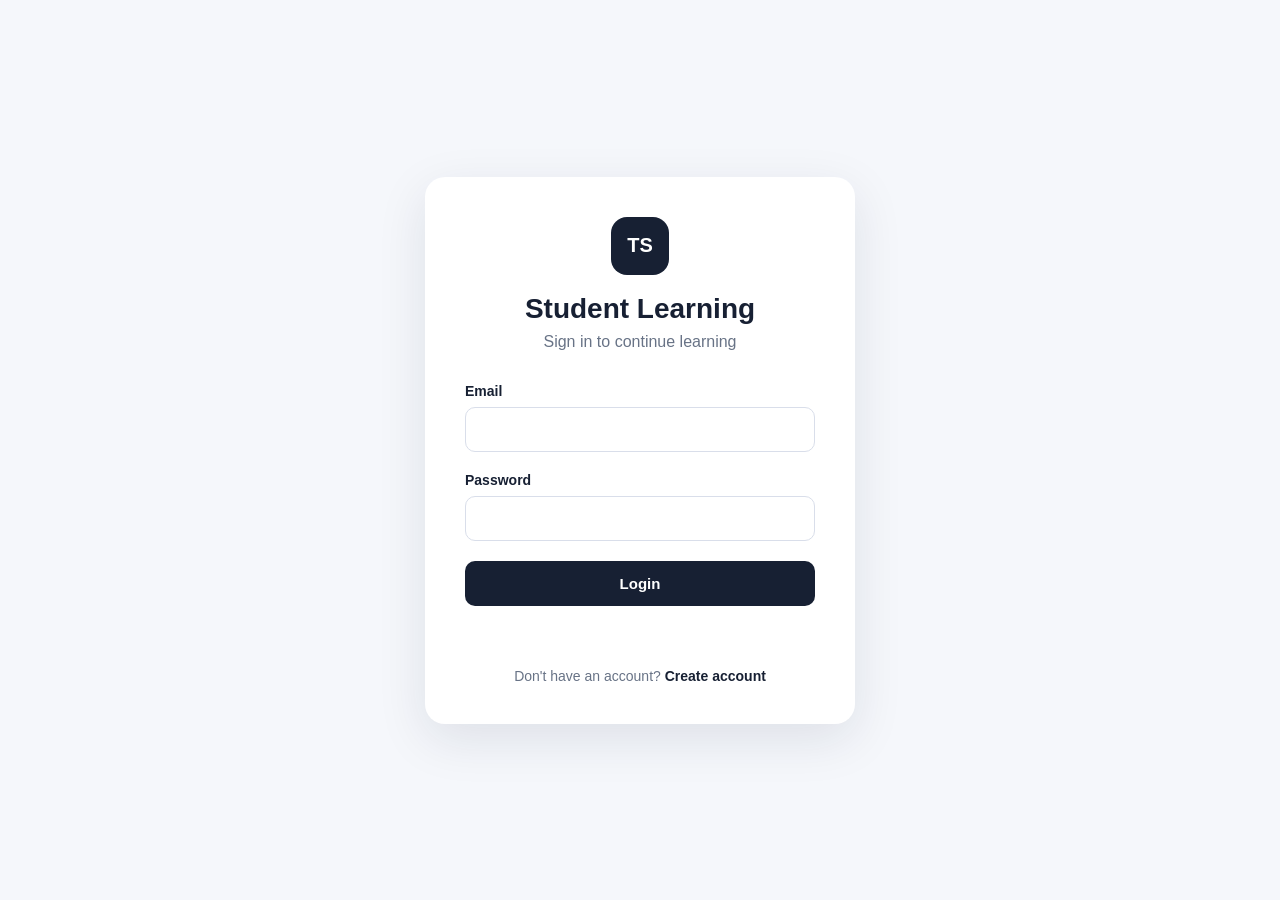
<file: admin-student.html>
<!DOCTYPE html>
<html lang="en">

<head>

    <meta charset="UTF-8">

    <meta
        name="viewport"
        content="width=device-width, initial-scale=1.0"
    >

    <title>
        Student Details | Admin
    </title>

    <link
        rel="stylesheet"
        href="css/style.css"
    >

    <style>

        /* ============================================================
           Navigation
        ============================================================ */


        .logout-button {
            border: 0;
            border-radius: 9px;

            padding: 9px 15px;

            font-size: 13px;
            font-weight: 700;

            cursor: pointer;

            transition:
                transform 0.15s ease,
                background 0.15s ease;
        }


        .logout-button {
            background: #f1f3f6;
            color: #505866;
        }


        .logout-button:hover {
            background: #e7e9ed;
            transform: translateY(-1px);
        }



        .topbar-nav {

            display: flex;

            align-items: center;

            gap: 12px;

        }


        .nav-button {

            display: inline-flex;

            align-items: center;

            justify-content: center;

            padding: 9px 16px;

            border-radius: 8px;

            background: #ffffff;

            color: #1f2937;

            text-decoration: none;

            font-size: 14px;

            font-weight: 600;

        }


        .student-profile {

            display: grid;

            grid-template-columns:
                1fr 220px;

            gap: 20px;

            margin-bottom: 22px;

        }


        .profile-card,
        .balance-card,
        .section-card {

            border:
                1px solid #e5e8ee;

            border-radius: 18px;

            background: #ffffff;

            box-shadow:
                0 8px 28px
                rgba(20, 30, 50, .06);

        }


        .profile-card {

            padding: 25px;

        }


        .profile-top {

            display: flex;

            align-items: center;

            gap: 16px;

        }


        .profile-avatar {

            width: 58px;

            height: 58px;

            display: flex;

            align-items: center;

            justify-content: center;

            flex-shrink: 0;

            border-radius: 50%;

            background: #edf2ff;

            color: #4257c8;

            font-size: 20px;

            font-weight: 700;

        }


        .profile-name {

            margin: 0;

            color: #172033;

            font-size: 23px;

        }


        .profile-email {

            margin: 5px 0 0;

            color: #7b8496;

            font-size: 13px;

        }


        .profile-meta {

            display: grid;

            grid-template-columns:
                repeat(3, 1fr);

            gap: 15px;

            margin-top: 25px;

        }


        .meta-item {

            padding: 13px;

            border-radius: 10px;

            background: #f7f8fa;

        }


        .meta-item span {

            display: block;

            margin-bottom: 5px;

            color: #8a92a3;

            font-size: 11px;

        }


        .meta-item strong {

            color: #344054;

            font-size: 13px;

        }


        .balance-card {

            padding: 25px;

        }


        .balance-label {

            display: block;

            color: #7b8496;

            font-size: 12px;

        }


        .balance-value {

            display: block;

            margin-top: 8px;

            color: #1c4fd7;

            font-size: 30px;

            line-height: 1;

        }


        .balance-unit {

            display: block;

            margin-top: 7px;

            color: #8a92a3;

            font-size: 12px;

        }


        .section-card {

            margin-bottom: 22px;

            overflow: hidden;

        }


        .section-header {

            padding: 20px 23px;

            border-bottom:
                1px solid #edf0f4;

        }


        .section-header h2 {

            margin: 0;

            color: #172033;

            font-size: 17px;

        }


        .section-header p {

            margin: 5px 0 0;

            color: #8a92a3;

            font-size: 12px;

        }


        .section-content {

            padding: 0;

        }


        .data-table-wrapper {

            overflow-x: auto;

        }


        .data-table {

            width: 100%;

            min-width: 700px;

            border-collapse: collapse;

        }


        .data-table th {

            padding: 13px 18px;

            background: #fafbfc;

            border-bottom:
                1px solid #edf0f4;

            color: #7b8496;

            font-size: 10px;

            text-align: left;

            text-transform: uppercase;

        }


        .data-table td {

            padding: 15px 18px;

            border-bottom:
                1px solid #edf0f4;

            color: #344054;

            font-size: 13px;

        }


        .data-table tr:last-child td {

            border-bottom: 0;

        }


        .status-badge {

            display: inline-flex;

            padding: 5px 9px;

            border-radius: 999px;

            font-size: 10px;

            font-weight: 700;

        }


        .status-active {

            background:
                rgba(24,128,80,.10);

            color: #17764c;

        }


        .status-expired,
        .status-rejected {

            background:
                rgba(192,57,43,.10);

            color: #b52f23;

        }


        .status-pending {

            background:
                rgba(230,161,0,.12);

            color: #9a6800;

        }


        .status-approved {

            background:
                rgba(24,128,80,.10);

            color: #17764c;

        }


        .positive {

            color: #188050;

            font-weight: 700;

        }


        .negative {

            color: #c0392b;

            font-weight: 700;

        }


        .empty-section {

            padding: 35px;

            text-align: center;

            color: #8a92a3;

            font-size: 13px;

        }


        .loading {

            min-height: 220px;

            display: flex;

            align-items: center;

            justify-content: center;

            color: #7b8496;

        }


        .error-box {

            padding: 30px;

            border-radius: 15px;

            background: #fff5f5;

            color: #b42318;

            text-align: center;

        }


        @media (max-width: 750px) {

            .student-profile {

                grid-template-columns: 1fr;

            }


            .profile-meta {

                grid-template-columns:
                    1fr;

            }


            .topbar-nav {

                gap: 6px;

            }


            .nav-button {

                padding:
                    8px 10px;

                font-size: 12px;

            }

        }

    </style>

</head>


<body>


<header class="topbar">

    <div class="topbar-brand">

        Admin Panel

    </div>


    <nav class="topbar-nav">

        <a
            href="admin-students.html"
            class="nav-button"
        >
            ← Students
        </a>


        <a
            href="admin.html"
            class="nav-button"
        >
            Dashboard
        </a>


        <button
            class="logout-button"
            onclick="logout()"
        >
            Logout
        </button>

    </nav>

</header>



<main class="dashboard">


    <section class="welcome">

        <p>
            Administration
        </p>

        <h1>
            Student Details
        </h1>

    </section>



    <div id="content">

        <div class="loading">

            Loading student...

        </div>

    </div>


</main>



<script src="js/config.js"></script>

<script src="js/api.js"></script>

<script src="js/auth.js"></script>



<script>

/* ================================================================
   STUDENT DETAILS
   Created by Tr. Sun
   ================================================================ */


let studentData = null;



/* ================================================================
   GET STUDENT ID
   ================================================================ */

function getStudentId() {

    const params =
        new URLSearchParams(
            window.location.search
        );


    return String(
        params.get('id') || ''
    ).trim();

}



/* ================================================================
   ESCAPE HTML
   ================================================================ */

function escapeHtml(value) {

    return String(
        value ?? ''
    )
    .replace(/&/g, '&amp;')
    .replace(/</g, '&lt;')
    .replace(/>/g, '&gt;')
    .replace(/"/g, '&quot;')
    .replace(/'/g, '&#039;');

}



/* ================================================================
   FORMAT NUMBER
   ================================================================ */

function formatNumber(value) {

    return (
        Number(value) || 0
    ).toLocaleString();

}



/* ================================================================
   FORMAT DATE
   ================================================================ */

function formatDate(value) {

    if (!value) {

        return '—';

    }


    const date =
        new Date(value);


    if (
        Number.isNaN(
            date.getTime()
        )
    ) {

        return '—';

    }


    return date.toLocaleString(
        undefined,
        {
            year: 'numeric',
            month: 'short',
            day: 'numeric',
            hour: '2-digit',
            minute: '2-digit'
        }
    );

}



/* ================================================================
   INITIALS
   ================================================================ */

function getInitials(name) {

    const parts =
        String(
            name || '?'
        )
        .trim()
        .split(/\s+/);


    if (
        parts.length === 1
    ) {

        return parts[0]
            .substring(0, 2)
            .toUpperCase();

    }


    return (
        parts[0][0] +
        parts[parts.length - 1][0]
    ).toUpperCase();

}



/* ================================================================
   STATUS
   ================================================================ */

function statusHtml(status) {

    const value =
        String(
            status || ''
        )
        .trim()
        .toUpperCase();


    let className =
        'status-pending';


    if (
        value === 'ACTIVE' ||
        value === 'APPROVED'
    ) {

        className =
            value === 'ACTIVE'
                ? 'status-active'
                : 'status-approved';

    }
    else if (
        value === 'EXPIRED' ||
        value === 'REJECTED' ||
        value === 'INACTIVE' ||
        value === 'DISABLED'
    ) {

        className =
            value === 'EXPIRED'
                ? 'status-expired'
                : 'status-rejected';

    }


    return `

        <span
            class="status-badge ${className}"
        >

            ${escapeHtml(
                value || 'UNKNOWN'
            )}

        </span>

    `;

}



/* ================================================================
   RENDER PAGE
   ================================================================ */

function renderStudent() {

    const content =
        document.getElementById(
            'content'
        );


    const student =
        studentData.student;


    document.title =
        student.name +
        ' | Student Details';


    let subscriptionsHtml =
        '';


    if (
        !studentData.subscriptions ||
        studentData.subscriptions.length === 0
    ) {

        subscriptionsHtml = `

            <div class="empty-section">

                No subscriptions found.

            </div>

        `;

    }
    else {

        subscriptionsHtml = `

            <div class="data-table-wrapper">

                <table class="data-table">

                    <thead>

                        <tr>

                            <th>
                                Course
                            </th>

                            <th>
                                Status
                            </th>

                            <th>
                                Start
                            </th>

                            <th>
                                End
                            </th>

                            <th>
                                Amount
                            </th>

                        </tr>

                    </thead>

                    <tbody>

        `;


        studentData.subscriptions.forEach(
            function(item) {

                subscriptionsHtml += `

                    <tr>

                        <td>

                            <strong>

                                ${escapeHtml(
                                    item.courseName
                                )}

                            </strong>

                            <br>

                            <small>

                                ${escapeHtml(
                                    item.courseId
                                )}

                            </small>

                        </td>

                        <td>

                            ${statusHtml(
                                item.status
                            )}

                        </td>

                        <td>

                            ${escapeHtml(
                                formatDate(
                                    item.startDate
                                )
                            )}

                        </td>

                        <td>

                            ${escapeHtml(
                                formatDate(
                                    item.endDate
                                )
                            )}

                        </td>

                        <td>

                            ${formatNumber(
                                item.amount
                            )}
                            credits

                        </td>

                    </tr>

                `;

            }
        );


        subscriptionsHtml += `

                    </tbody>

                </table>

            </div>

        `;

    }



    let transactionsHtml =
        '';


    if (
        !studentData.transactions ||
        studentData.transactions.length === 0
    ) {

        transactionsHtml = `

            <div class="empty-section">

                No credit transactions found.

            </div>

        `;

    }
    else {

        transactionsHtml = `

            <div class="data-table-wrapper">

                <table class="data-table">

                    <thead>

                        <tr>

                            <th>
                                Date
                            </th>

                            <th>
                                Type
                            </th>

                            <th>
                                Credits
                            </th>

                            <th>
                                Balance Before
                            </th>

                            <th>
                                Balance After
                            </th>

                            <th>
                                Description
                            </th>

                        </tr>

                    </thead>

                    <tbody>

        `;


        studentData.transactions
            .slice()
            .reverse()
            .forEach(
                function(item) {

                    const type =
                        String(
                            item.type || ''
                        )
                        .toUpperCase();


                    const positive =
                        type === 'TOPUP';


                    transactionsHtml += `

                        <tr>

                            <td>

                                ${escapeHtml(
                                    formatDate(
                                        item.createdAt
                                    )
                                )}

                            </td>

                            <td>

                                ${escapeHtml(
                                    item.type
                                )}

                            </td>

                            <td>

                                <span
                                    class="${
                                        positive
                                            ? 'positive'
                                            : 'negative'
                                    }"
                                >

                                    ${
                                        positive
                                            ? '+'
                                            : '-'
                                    }${formatNumber(
                                        item.amount
                                    )}

                                </span>

                            </td>

                            <td>

                                ${formatNumber(
                                    item.balanceBefore
                                )}

                            </td>

                            <td>

                                ${formatNumber(
                                    item.balanceAfter
                                )}

                            </td>

                            <td>

                                ${escapeHtml(
                                    item.description ||
                                    '—'
                                )}

                            </td>

                        </tr>

                    `;

                }
            );


        transactionsHtml += `

                    </tbody>

                </table>

            </div>

        `;

    }



    let paymentsHtml =
        '';


    if (
        !studentData.payments ||
        studentData.payments.length === 0
    ) {

        paymentsHtml = `

            <div class="empty-section">

                No payment history found.

            </div>

        `;

    }
    else {

        paymentsHtml = `

            <div class="data-table-wrapper">

                <table class="data-table">

                    <thead>

                        <tr>

                            <th>
                                Payment ID
                            </th>

                            <th>
                                Amount
                            </th>

                            <th>
                                Method
                            </th>

                            <th>
                                Status
                            </th>

                            <th>
                                Submitted
                            </th>

                            <th>
                                Credits Added
                            </th>

                        </tr>

                    </thead>

                    <tbody>

        `;


        studentData.payments
            .slice()
            .reverse()
            .forEach(
                function(item) {

                    paymentsHtml += `

                        <tr>

                            <td>

                                <strong>

                                    ${escapeHtml(
                                        item.paymentId
                                    )}

                                </strong>

                            </td>

                            <td>

                                ${formatNumber(
                                    item.amount
                                )}
                                MMK

                            </td>

                            <td>

                                ${escapeHtml(
                                    item.paymentMethod ||
                                    '—'
                                )}

                            </td>

                            <td>

                                ${statusHtml(
                                    item.status
                                )}

                            </td>

                            <td>

                                ${escapeHtml(
                                    formatDate(
                                        item.submittedAt
                                    )
                                )}

                            </td>

                            <td>

                                ${formatNumber(
                                    item.creditsAdded
                                )}

                            </td>

                        </tr>

                    `;

                }
            );


        paymentsHtml += `

                    </tbody>

                </table>

            </div>

        `;

    }



    content.innerHTML = `

        <!-- ======================================================
             PROFILE
             ====================================================== -->

        <section class="student-profile">


            <div class="profile-card">


                <div class="profile-top">


                    <div
                        class="profile-avatar"
                    >

                        ${escapeHtml(
                            getInitials(
                                student.name
                            )
                        )}

                    </div>


                    <div>

                        <h2
                            class="profile-name"
                        >

                            ${escapeHtml(
                                student.name
                            )}

                        </h2>


                        <p
                            class="profile-email"
                        >

                            ${escapeHtml(
                                student.email
                            )}

                        </p>

                    </div>


                </div>


                <div class="profile-meta">


                    <div class="meta-item">

                        <span>
                            Student ID
                        </span>

                        <strong>
                            ${escapeHtml(
                                student.userId
                            )}
                        </strong>

                    </div>


                    <div class="meta-item">

                        <span>
                            Status
                        </span>

                        <strong>

                            ${statusHtml(
                                student.status
                            )}

                        </strong>

                    </div>


                    <div class="meta-item">

                        <span>
                            Created
                        </span>

                        <strong>

                            ${escapeHtml(
                                formatDate(
                                    student.createdAt
                                )
                            )}

                        </strong>

                    </div>


                    <div class="meta-item">

                        <span>
                            Last Login
                        </span>

                        <strong>

                            ${escapeHtml(
                                formatDate(
                                    student.lastLogin
                                )
                            )}

                        </strong>

                    </div>


                </div>


            </div>


            <div class="balance-card">


                <span class="balance-label">

                    Credit Balance

                </span>


                <strong
                    class="balance-value"
                >

                    ${formatNumber(
                        student.creditBalance
                    )}

                </strong>


                <span class="balance-unit">

                    Credits

                </span>


            </div>


        </section>



        <!-- ======================================================
             SUBSCRIPTIONS
             ====================================================== -->

        <section class="section-card">


            <div class="section-header">

                <h2>
                    Subscriptions
                </h2>

                <p>
                    Student course subscriptions
                </p>

            </div>


            <div class="section-content">

                ${subscriptionsHtml}

            </div>


        </section>



        <!-- ======================================================
             CREDIT TRANSACTIONS
             ====================================================== -->

        <section class="section-card">


            <div class="section-header">

                <h2>
                    Credit Transactions
                </h2>

                <p>
                    Complete credit activity
                </p>

            </div>


            <div class="section-content">

                ${transactionsHtml}

            </div>


        </section>



        <!-- ======================================================
             PAYMENTS
             ====================================================== -->

        <section class="section-card">


            <div class="section-header">

                <h2>
                    Payment History
                </h2>

                <p>
                    Student top-up payment records
                </p>

            </div>


            <div class="section-content">

                ${paymentsHtml}

            </div>


        </section>

    `;

}



/* ================================================================
   LOAD STUDENT
   ================================================================ */

async function loadStudent() {

    const studentId =
        getStudentId();


    if (!studentId) {

        document.getElementById(
            'content'
        ).innerHTML = `

            <div class="error-box">

                Student ID is missing.

            </div>

        `;

        return;

    }


    try {

        const result =
            await apiRequest({

                action:
                    'getAdminStudentDetails',

                token:
                    getAuthToken(),

                studentId:
                    studentId

            });


        if (
            !result ||
            !result.success
        ) {

            document.getElementById(
                'content'
            ).innerHTML = `

                <div class="error-box">

                    ${
                        escapeHtml(
                            result?.message ||
                            'Unable to load student.'
                        )
                    }

                </div>

            `;

            return;

        }


        studentData =
            result;


        renderStudent();


    } catch (error) {

        console.error(
            'Load student error:',
            error
        );


        document.getElementById(
            'content'
        ).innerHTML = `

            <div class="error-box">

                Unable to load student details.

            </div>

        `;

    }

}



/* ================================================================
   INITIALIZE
   ================================================================ */

async function initialize() {

    const user =
        await requireLogin();


    if (!user) {

        return;

    }


    if (
        String(
            user.role || ''
        )
        .trim()
        .toUpperCase() !==
        'ADMIN'
    ) {

        window.location.href =
            'dashboard.html';

        return;

    }


    await loadStudent();

}


initialize();

</script>


</body>

</html>
</file>
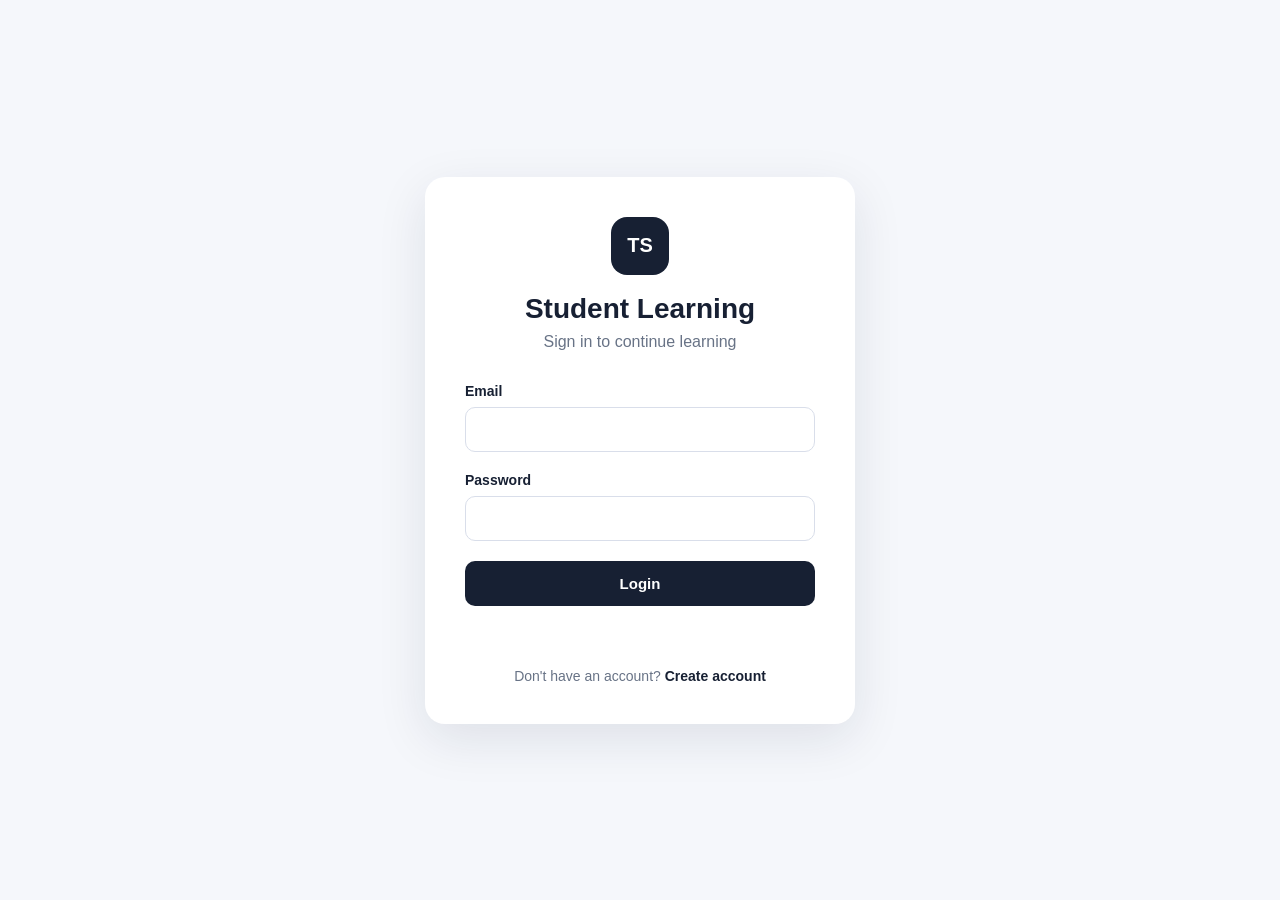
<file: admin-students.html>
<!DOCTYPE html>
<html lang="en">

<head>

    <meta charset="UTF-8">

    <meta
        name="viewport"
        content="width=device-width, initial-scale=1.0"
    >

    <title>
        Students | Admin
    </title>

    <link
        rel="stylesheet"
        href="css/style.css"
    >

    <style>

        /* ============================================================
           Navigation
        ============================================================ */


        .logout-button {
            border: 0;
            border-radius: 9px;

            padding: 9px 15px;

            font-size: 13px;
            font-weight: 700;

            cursor: pointer;

            transition:
                transform 0.15s ease,
                background 0.15s ease;
        }


        .logout-button {
            background: #f1f3f6;
            color: #505866;
        }


        .logout-button:hover {
            background: #e7e9ed;
            transform: translateY(-1px);
        }




        .topbar-nav {

            display: flex;

            align-items: center;

            gap: 10px;

        }


        .nav-button {

            display: inline-flex;

            align-items: center;

            justify-content: center;

            padding: 9px 15px;

            border-radius: 8px;

            background: #ffffff;

            color: #172033;

            text-decoration: none;

            font-size: 13px;

            font-weight: 600;

            transition:
                background .2s ease,
                transform .2s ease;

        }


        .nav-button:hover {

            background: #f1f3f6;

            transform:
                translateY(-1px);

        }


        /* ============================================================
           PAGE HEADER
           ============================================================ */

        .students-header {

            display: flex;

            align-items: flex-end;

            justify-content: space-between;

            gap: 20px;

            margin-bottom: 24px;

        }


        .students-header .welcome {

            margin-bottom: 0;

        }


        .students-count {

            padding-bottom: 8px;

            color: #7b8496;

            font-size: 13px;

        }


        /* ============================================================
           TOOLBAR
           ============================================================ */

        .students-toolbar {

            display: flex;

            align-items: center;

            justify-content: space-between;

            gap: 15px;

            margin-bottom: 18px;

        }


        .search-box {

            position: relative;

            width: min(430px, 100%);

        }


        .search-box input {

            width: 100%;

            height: 46px;

            padding:
                0 16px 0 43px;

            border:
                1px solid #dfe4eb;

            border-radius: 10px;

            outline: none;

            background: #ffffff;

            color: #172033;

            font-family: inherit;

            font-size: 14px;

            transition:
                border-color .2s ease,
                box-shadow .2s ease;

        }


        .search-box input:focus {

            border-color: #7385dc;

            box-shadow:
                0 0 0 3px
                rgba(115, 133, 220, .12);

        }


        .search-icon {

            position: absolute;

            left: 15px;

            top: 50%;

            transform:
                translateY(-50%);

            color: #8a92a3;

            font-size: 15px;

            pointer-events: none;

        }


        /* ============================================================
           STUDENTS CARD
           ============================================================ */

        .students-card {

            overflow: hidden;

            border:
                1px solid #e5e8ee;

            border-radius: 18px;

            background: #ffffff;

            box-shadow:
                0 8px 28px
                rgba(20, 30, 50, .06);

        }


        .table-wrapper {

            width: 100%;

            overflow-x: auto;

        }


        /* ============================================================
           TABLE
           ============================================================ */

        .students-table {

            width: 100%;

            min-width: 920px;

            border-collapse: collapse;

        }


        .students-table th {

            padding:
                14px 18px;

            border-bottom:
                1px solid #e9edf2;

            background: #fafbfc;

            color: #687386;

            font-size: 10px;

            font-weight: 700;

            text-align: left;

            text-transform: uppercase;

            letter-spacing: .05em;

            white-space: nowrap;

        }


        .students-table td {

            padding:
                16px 18px;

            border-bottom:
                1px solid #edf0f4;

            color: #344054;

            font-size: 13px;

            vertical-align: middle;

        }


        .students-table tbody tr {

            transition:
                background .15s ease;

        }


        .students-table tbody tr:hover {

            background: #fafbfc;

        }


        .students-table tbody tr:last-child td {

            border-bottom: 0;

        }


        /* ============================================================
           STUDENT
           ============================================================ */

        .student-name {

            display: flex;

            align-items: center;

            gap: 11px;

            min-width: 180px;

        }


        .student-avatar {

            width: 38px;

            height: 38px;

            display: flex;

            align-items: center;

            justify-content: center;

            flex-shrink: 0;

            border-radius: 50%;

            background: #edf2ff;

            color: #4257c8;

            font-size: 12px;

            font-weight: 700;

        }


        .student-name-text {

            min-width: 0;

        }


        .student-name-text strong {

            display: block;

            overflow: hidden;

            color: #172033;

            font-size: 14px;

            font-weight: 700;

            text-overflow: ellipsis;

            white-space: nowrap;

        }


        .student-name-text span {

            display: block;

            margin-top: 3px;

            color: #8a92a3;

            font-family: monospace;

            font-size: 11px;

        }


        /* ============================================================
           EMAIL
           ============================================================ */

        .student-email {

            color: #526078;

            white-space: nowrap;

        }


        /* ============================================================
           CREDITS
           ============================================================ */

        .credits {

            color: #1c4fd7;

            font-size: 15px;

            font-weight: 700;

            white-space: nowrap;

        }


        .credits-label {

            margin-left: 3px;

            color: #8a92a3;

            font-size: 10px;

        }


        /* ============================================================
           STATUS
           ============================================================ */

        .status-badge {

            display: inline-flex;

            align-items: center;

            gap: 6px;

            padding:
                6px 10px;

            border-radius: 999px;

            font-size: 10px;

            font-weight: 700;

            white-space: nowrap;

        }


        .status-dot {

            width: 6px;

            height: 6px;

            border-radius: 50%;

        }


        .status-active {

            background:
                rgba(24, 128, 80, .10);

            color: #17764c;

        }


        .status-active .status-dot {

            background: #188050;

        }


        .status-inactive {

            background:
                rgba(192, 57, 43, .10);

            color: #b52f23;

        }


        .status-inactive .status-dot {

            background: #c0392b;

        }


        .status-other {

            background: #eef1f5;

            color: #667085;

        }


        .status-other .status-dot {

            background: #98a2b3;

        }


        /* ============================================================
           VIEW BUTTON
           ============================================================ */

        .view-button {

            display: inline-flex;

            align-items: center;

            justify-content: center;

            min-width: 68px;

            padding:
                8px 12px;

            border-radius: 7px;

            background: #172033;

            color: #ffffff;

            text-decoration: none;

            font-size: 11px;

            font-weight: 700;

            transition:
                background .2s ease,
                transform .2s ease;

        }


        .view-button:hover {

            background: #25314a;

            transform:
                translateY(-1px);

        }


        /* ============================================================
           EMPTY STATE
           ============================================================ */

        .empty-state {

            min-height: 230px;

            display: flex;

            flex-direction: column;

            align-items: center;

            justify-content: center;

            padding: 40px;

            text-align: center;

        }


        .empty-state-icon {

            width: 48px;

            height: 48px;

            display: flex;

            align-items: center;

            justify-content: center;

            margin-bottom: 14px;

            border-radius: 14px;

            background: #f1f3f7;

            color: #7b8496;

            font-size: 20px;

        }


        .empty-state strong {

            color: #4d576a;

            font-size: 16px;

        }


        .empty-state span {

            max-width: 430px;

            margin-top: 7px;

            color: #8a92a3;

            font-size: 13px;

            line-height: 1.6;

        }


        /* ============================================================
           LOADING
           ============================================================ */

        .loading {

            min-height: 230px;

            display: flex;

            align-items: center;

            justify-content: center;

            color: #7b8496;

            font-size: 14px;

        }


        /* ============================================================
           MESSAGE
           ============================================================ */

        #message {

            margin-bottom: 18px;

        }


        /* ============================================================
           MOBILE
           ============================================================ */

        @media (max-width: 750px) {

            .students-header {

                align-items: flex-start;

                flex-direction: column;

                gap: 6px;

            }


            .students-count {

                padding-bottom: 0;

            }


            .students-toolbar {

                align-items: stretch;

                flex-direction: column;

            }


            .search-box {

                width: 100%;

            }

        }


        @media (max-width: 550px) {

            .topbar {

                flex-wrap: wrap;

            }


            .topbar-nav {

                width: 100%;

                justify-content: flex-end;

            }


            .nav-button {

                padding:
                    8px 10px;

                font-size: 11px;

            }

        }

    </style>

</head>


<body>


<!-- ================================================================
     TOP BAR
     ================================================================ -->

<header class="topbar">


    <div class="topbar-brand">

        Admin Panel

    </div>


    <nav class="topbar-nav">


        <a
            href="admin.html"
            class="nav-button"
        >

            ← Admin Dashboard

        </a>


        <button
            type="button"
            class="logout-button"
            onclick="logout()"
        >

            Logout

        </button>


    </nav>


</header>



<!-- ================================================================
     MAIN CONTENT
     ================================================================ -->

<main class="dashboard">


    <!-- ============================================================
         PAGE HEADER
         ============================================================ -->

    <section class="students-header">


        <div class="welcome">


            <p>
                Administration
            </p>


            <h1>
                Students
            </h1>


        </div>


        <span
            id="studentsCount"
            class="students-count"
        >

            Loading...

        </span>


    </section>



    <!-- ============================================================
         MESSAGE
         ============================================================ -->

    <div
        id="message"
        class="message"
    ></div>



    <!-- ============================================================
         SEARCH
         ============================================================ -->

    <section class="students-toolbar">


        <div class="search-box">


            <span
                class="search-icon"
                aria-hidden="true"
            >
                🔍
            </span>


            <input
                type="search"
                id="studentSearch"
                placeholder="Search by ID, name, email or status..."
                autocomplete="off"
            >


        </div>


    </section>



    <!-- ============================================================
         STUDENTS TABLE
         ============================================================ -->

    <section
        class="students-card"
        id="studentsCard"
    >


        <div
            id="students"
            class="table-wrapper"
        >


            <div class="loading">

                Loading students...

            </div>


        </div>


    </section>


</main>



<!-- ================================================================
     JAVASCRIPT
     ================================================================ -->

<script src="js/config.js"></script>

<script src="js/api.js"></script>

<script src="js/auth.js"></script>


<script>

/* ================================================================
   ADMIN STUDENTS
   Created by Tr. Sun
   ================================================================ */


let students = [];



/* ================================================================
   FORMAT NUMBER
   ================================================================ */

function formatNumber(value) {

    return (
        Number(value) || 0
    ).toLocaleString();

}



/* ================================================================
   FORMAT DATE
   ================================================================ */

function formatDate(value) {

    if (
        !value
    ) {

        return '—';

    }


    const date =
        new Date(value);


    if (
        Number.isNaN(
            date.getTime()
        )
    ) {

        return '—';

    }


    return date.toLocaleDateString(
        undefined,
        {
            year: 'numeric',
            month: 'short',
            day: 'numeric'
        }
    );

}



/* ================================================================
   ESCAPE HTML
   ================================================================ */

function escapeHtml(value) {

    return String(
        value ?? ''
    )
    .replace(
        /&/g,
        '&amp;'
    )
    .replace(
        /</g,
        '&lt;'
    )
    .replace(
        />/g,
        '&gt;'
    )
    .replace(
        /"/g,
        '&quot;'
    )
    .replace(
        /'/g,
        '&#039;'
    );

}



/* ================================================================
   GET INITIALS
   ================================================================ */

function getInitials(name) {

    const text =
        String(
            name || ''
        ).trim();


    if (!text) {

        return '?';

    }


    const parts =
        text.split(
            /\s+/
        );


    if (
        parts.length === 1
    ) {

        return parts[0]
            .substring(
                0,
                2
            )
            .toUpperCase();

    }


    return (
        parts[0][0] +
        parts[parts.length - 1][0]
    ).toUpperCase();

}



/* ================================================================
   STATUS HTML
   ================================================================ */

function statusHtml(status) {

    const value =
        String(
            status || ''
        )
        .trim()
        .toUpperCase();


    let className =
        'status-other';


    if (
        value === 'ACTIVE'
    ) {

        className =
            'status-active';

    }
    else if (
        value === 'INACTIVE' ||
        value === 'DISABLED'
    ) {

        className =
            'status-inactive';

    }


    return `

        <span
            class="status-badge ${className}"
        >

            <span
                class="status-dot"
            ></span>

            ${escapeHtml(
                value || 'UNKNOWN'
            )}

        </span>

    `;

}



/* ================================================================
   UPDATE COUNT
   ================================================================ */

function updateStudentCount(
    count
) {

    document.getElementById(
        'studentsCount'
    ).textContent =
        count +
        (
            count === 1
                ? ' student'
                : ' students'
        );

}



/* ================================================================
   LOAD STUDENTS
   ================================================================ */

async function loadStudents() {

    const container =
        document.getElementById(
            'students'
        );


    container.innerHTML = `

        <div class="loading">

            Loading students...

        </div>

    `;


    try {

        const result =
            await apiRequest({

                action:
                    'getAdminStudents',

                token:
                    getAuthToken()

            });


        if (
            !result ||
            !result.success
        ) {

            updateStudentCount(
                0
            );


            container.innerHTML = `

                <div class="empty-state">

                    <div
                        class="empty-state-icon"
                    >
                        !
                    </div>

                    <strong>
                        Unable to load students
                    </strong>

                    <span>
                        ${
                            escapeHtml(
                                result?.message ||
                                'Please try again.'
                            )
                        }
                    </span>

                </div>

            `;

            return;

        }


        students =
            Array.isArray(
                result.students
            )
                ? result.students
                : [];


        updateStudentCount(
            students.length
        );


        renderStudents(
            students
        );


    } catch (error) {

        console.error(
            'Load students error:',
            error
        );


        updateStudentCount(
            0
        );


        container.innerHTML = `

            <div class="empty-state">

                <div
                    class="empty-state-icon"
                >
                    !
                </div>

                <strong>
                    Unable to load students
                </strong>

                <span>
                    Please refresh the page and try again.
                </span>

            </div>

        `;

    }

}



/* ================================================================
   RENDER STUDENTS
   ================================================================ */

function renderStudents(
    list
) {

    const container =
        document.getElementById(
            'students'
        );


    if (
        !Array.isArray(list) ||
        list.length === 0
    ) {

        container.innerHTML = `

            <div class="empty-state">

                <div
                    class="empty-state-icon"
                >
                    👤
                </div>

                <strong>
                    No students found
                </strong>

                <span>
                    There are no student accounts matching your search.
                </span>

            </div>

        `;

        return;

    }


    let html = `

        <table
            class="students-table"
        >


            <thead>

                <tr>

                    <th>
                        Student
                    </th>

                    <th>
                        Email
                    </th>

                    <th>
                        Credits
                    </th>

                    <th>
                        Status
                    </th>

                    <th>
                        Created
                    </th>

                    <th>
                        Last Login
                    </th>

                    <th>
                        Action
                    </th>

                </tr>

            </thead>


            <tbody>

    `;


    list.forEach(
        function(student) {

            const userId =
                String(
                    student.userId || ''
                );


            html += `

                <tr>


                    <!-- ==================================================
                         STUDENT
                         ================================================== -->

                    <td>


                        <div
                            class="student-name"
                        >


                            <div
                                class="student-avatar"
                            >

                                ${escapeHtml(
                                    getInitials(
                                        student.name
                                    )
                                )}

                            </div>


                            <div
                                class="student-name-text"
                            >

                                <strong>

                                    ${escapeHtml(
                                        student.name ||
                                        'Unknown Student'
                                    )}

                                </strong>


                                <span>

                                    ${escapeHtml(
                                        userId
                                    )}

                                </span>

                            </div>


                        </div>


                    </td>



                    <!-- ==================================================
                         EMAIL
                         ================================================== -->

                    <td>

                        <span
                            class="student-email"
                        >

                            ${escapeHtml(
                                student.email ||
                                '—'
                            )}

                        </span>

                    </td>



                    <!-- ==================================================
                         CREDIT BALANCE
                         ================================================== -->

                    <td>

                        <strong
                            class="credits"
                        >

                            ${formatNumber(
                                student.creditBalance
                            )}

                        </strong>


                        <span
                            class="credits-label"
                        >

                            credits

                        </span>


                    </td>



                    <!-- ==================================================
                         STATUS
                         ================================================== -->

                    <td>

                        ${statusHtml(
                            student.status
                        )}

                    </td>



                    <!-- ==================================================
                         CREATED
                         ================================================== -->

                    <td>

                        ${escapeHtml(
                            formatDate(
                                student.createdAt
                            )
                        )}

                    </td>



                    <!-- ==================================================
                         LAST LOGIN
                         ================================================== -->

                    <td>

                        ${escapeHtml(
                            formatDate(
                                student.lastLogin
                            )
                        )}

                    </td>



                    <!-- ==================================================
                         ACTION
                         ================================================== -->

                    <td>

                        <a
                            href="admin-student.html?id=${encodeURIComponent(
                                userId
                            )}"
                            class="view-button"
                        >

                            View

                        </a>

                    </td>


                </tr>

            `;

        }
    );


    html += `

            </tbody>

        </table>

    `;


    container.innerHTML =
        html;

}



/* ================================================================
   SEARCH STUDENTS
   ================================================================ */

function searchStudents() {

    const input =
        document.getElementById(
            'studentSearch'
        );


    const query =
        String(
            input.value || ''
        )
        .trim()
        .toLowerCase();


    if (!query) {

        updateStudentCount(
            students.length
        );


        renderStudents(
            students
        );


        return;

    }


    const filtered =
        students.filter(
            function(student) {

                return (

                    String(
                        student.userId || ''
                    )
                    .toLowerCase()
                    .includes(
                        query
                    )

                    ||

                    String(
                        student.name || ''
                    )
                    .toLowerCase()
                    .includes(
                        query
                    )

                    ||

                    String(
                        student.email || ''
                    )
                    .toLowerCase()
                    .includes(
                        query
                    )

                    ||

                    String(
                        student.status || ''
                    )
                    .toLowerCase()
                    .includes(
                        query
                    )

                );

            }
        );


    updateStudentCount(
        filtered.length
    );


    renderStudents(
        filtered
    );

}



/* ================================================================
   SEARCH EVENT
   ================================================================ */

document.getElementById(
    'studentSearch'
)
.addEventListener(
    'input',
    searchStudents
);



/* ================================================================
   INITIALIZE
   ================================================================ */

async function initialize() {

    try {

        const user =
            await requireLogin();


        if (!user) {

            return;

        }


        /* ------------------------------------------------------------
           Admin only
           ------------------------------------------------------------ */

        if (
            String(
                user.role || ''
            )
            .trim()
            .toUpperCase() !==
            'ADMIN'
        ) {

            window.location.href =
                'dashboard.html';

            return;

        }


        await loadStudents();


    } catch (error) {

        console.error(
            'Initialize students page error:',
            error
        );


        document.getElementById(
            'students'
        ).innerHTML = `

            <div class="empty-state">

                <div
                    class="empty-state-icon"
                >
                    !
                </div>

                <strong>
                    Unable to initialize page
                </strong>

                <span>
                    Please refresh the page and try again.
                </span>

            </div>

        `;

    }

}



/* ================================================================
   START
   ================================================================ */

initialize();

</script>


</body>

</html>
</file>
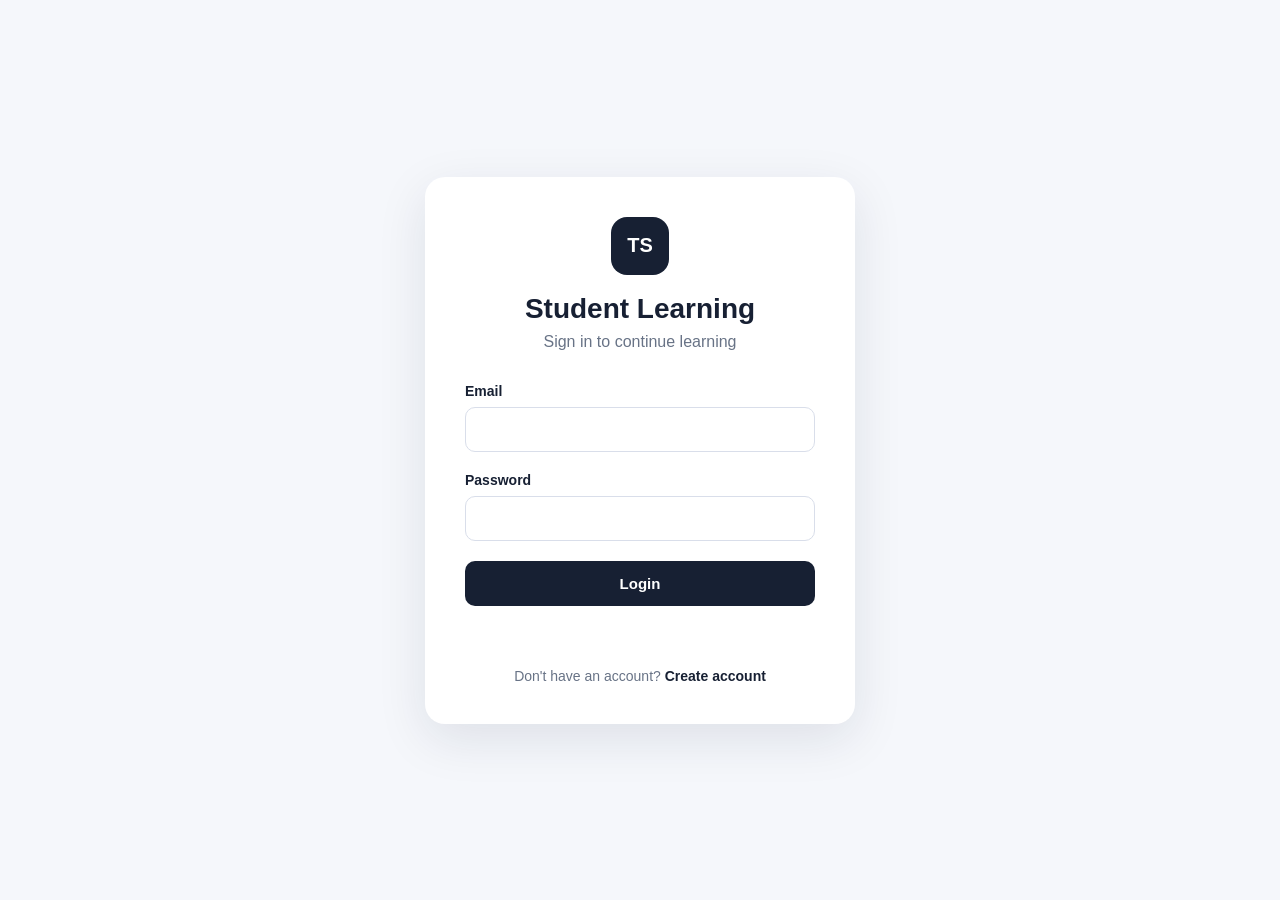
<file: admin-subscriptions.html>
<!DOCTYPE html>
<html lang="en">

<head>

    <meta charset="UTF-8">

    <meta
        name="viewport"
        content="width=device-width, initial-scale=1.0"
    >

    <title>Subscriptions | Admin</title>

    <link
        rel="stylesheet"
        href="css/style.css"
    >

    <style>

        /* ============================================================
           TOPBAR
           ============================================================ */

        .topbar-nav {
            display: flex;
            align-items: center;
            gap: 10px;
        }

        .nav-button {
            display: inline-flex;
            align-items: center;
            justify-content: center;
            min-height: 38px;
            padding: 0 14px;
            border-radius: 9px;
            background: #ffffff;
            color: #172033;
            text-decoration: none;
            font-size: 12px;
            font-weight: 700;
        }

        .nav-button:hover {
            background: #f1f3f6;
        }

        .logout-button {
            min-height: 38px;
            padding: 0 14px;
            border: 0;
            border-radius: 9px;
            background: #f1f3f6;
            color: #505866;
            font-family: inherit;
            font-size: 12px;
            font-weight: 700;
            cursor: pointer;
        }

        .logout-button:hover {
            background: #e7e9ed;
        }


        /* ============================================================
           PAGE HEADER
           ============================================================ */

        .subscriptions-header {
            display: flex;
            align-items: flex-end;
            justify-content: space-between;
            gap: 20px;
            margin-bottom: 22px;
        }

        .subscriptions-count {
            padding-bottom: 8px;
            color: #7b8496;
            font-size: 12px;
        }


        /* ============================================================
           TOOLBAR
           ============================================================ */

        .subscriptions-toolbar {
            display: flex;
            align-items: center;
            justify-content: space-between;
            gap: 14px;
            margin-bottom: 18px;
        }

        .search-box {
            position: relative;
            width: min(480px, 100%);
        }

        .search-box input {
            width: 100%;
            height: 44px;
            box-sizing: border-box;
            padding: 0 15px 0 42px;

            border: 1px solid #dfe4eb;
            border-radius: 10px;

            outline: none;
            background: #ffffff;
            color: #172033;

            font-family: inherit;
            font-size: 13px;
        }

        .search-box input:focus {
            border-color: #7385dc;
            box-shadow:
                0 0 0 3px rgba(115, 133, 220, .12);
        }

        .search-icon {
            position: absolute;
            left: 14px;
            top: 50%;
            transform: translateY(-50%);
            color: #8a92a3;
            font-size: 14px;
            pointer-events: none;
        }

        .status-filter {
            height: 44px;
            min-width: 150px;
            padding: 0 13px;

            border: 1px solid #dfe4eb;
            border-radius: 10px;

            outline: none;
            background: #ffffff;
            color: #344054;

            font-family: inherit;
            font-size: 12px;
            cursor: pointer;
        }


        /* ============================================================
           MESSAGE
           ============================================================ */

        .message {
            min-height: 0;
            margin-bottom: 15px;
            border-radius: 10px;
            font-size: 12px;
            line-height: 1.5;
        }

        .message:not(:empty) {
            padding: 11px 14px;
        }

        .message.success {
            background: #edf9f2;
            color: #17764c;
        }

        .message.error {
            background: #fff1f0;
            color: #b52f23;
        }

        .message.info {
            background: #eef4ff;
            color: #3157a4;
        }


        /* ============================================================
           TABLE CARD
           ============================================================ */

        .subscriptions-card {
            width: 100%;
            overflow: hidden;

            border: 1px solid #e5e8ee;
            border-radius: 17px;

            background: #ffffff;

            box-shadow:
                0 8px 28px rgba(20, 30, 50, .06);
        }

        .table-wrapper {
            width: 100%;
            overflow-x: auto;
            overflow-y: hidden;
            -webkit-overflow-scrolling: touch;
        }


        /* ============================================================
           TABLE
           ============================================================ */

        .subscriptions-table {
            width: 100%;
            min-width: 1050px;
            border-collapse: collapse;
            table-layout: auto;
        }

        .subscriptions-table th {
            padding: 13px 14px;

            border-bottom: 1px solid #e9edf2;

            background: #fafbfc;

            color: #687386;

            font-size: 10px;
            font-weight: 700;

            text-align: left;
            text-transform: uppercase;

            letter-spacing: .04em;
            white-space: nowrap;
        }

        .subscriptions-table td {
            padding: 14px;

            border-bottom: 1px solid #edf0f4;

            color: #344054;

            font-size: 12px;

            vertical-align: middle;
        }

        .subscriptions-table tbody tr:last-child td {
            border-bottom: 0;
        }

        .subscriptions-table tbody tr:hover {
            background: #fafbfc;
        }


        /* ============================================================
           ACTION COLUMN
           ============================================================ */

        .subscriptions-table th:last-child,
        .subscriptions-table td:last-child {
            width: 125px;
            min-width: 125px;
            max-width: 125px;

            padding-left: 10px;
            padding-right: 10px;

            text-align: center;
            white-space: nowrap;
        }


        /* ============================================================
           SUBSCRIPTION ID
           ============================================================ */

        .subscription-id {
            color: #667085;
            font-family: monospace;
            font-size: 10px;
            white-space: nowrap;
        }


        /* ============================================================
           STUDENT
           ============================================================ */

        .student-cell {
            display: flex;
            align-items: center;
            gap: 9px;
            min-width: 160px;
        }

        .student-avatar {
            width: 34px;
            height: 34px;

            display: flex;
            align-items: center;
            justify-content: center;

            flex-shrink: 0;

            border-radius: 50%;

            background: #edf2ff;
            color: #4257c8;

            font-size: 10px;
            font-weight: 700;
        }

        .student-name {
            display: block;

            max-width: 150px;
            overflow: hidden;

            color: #172033;

            font-size: 12px;
            font-weight: 700;

            text-overflow: ellipsis;
            white-space: nowrap;
        }

        .student-id {
            display: block;

            margin-top: 2px;

            color: #8a92a3;

            font-family: monospace;
            font-size: 9px;
        }


        /* ============================================================
           COURSE
           ============================================================ */

        .course-name {
            display: block;

            max-width: 180px;
            overflow: hidden;

            color: #172033;

            font-size: 12px;
            font-weight: 700;

            text-overflow: ellipsis;
            white-space: nowrap;
        }

        .course-id {
            display: block;

            margin-top: 3px;

            color: #98a2b3;

            font-family: monospace;
            font-size: 9px;
        }


        /* ============================================================
           DATE
           ============================================================ */

        .date-text {
            color: #526078;
            white-space: nowrap;
        }

        .date-expired {
            color: #c0392b;
            font-weight: 700;
            white-space: nowrap;
        }


        /* ============================================================
           FEE
           ============================================================ */

        .fee {
            color: #1c4fd7;
            font-size: 13px;
            font-weight: 700;
            white-space: nowrap;
        }

        .fee-unit {
            margin-left: 2px;
            color: #8a92a3;
            font-size: 9px;
        }


        /* ============================================================
           STATUS BADGES
           ============================================================ */

        .status-badge {
            display: inline-flex;
            align-items: center;
            gap: 6px;

            padding: 6px 9px;

            border-radius: 999px;

            font-size: 9px;
            font-weight: 700;

            white-space: nowrap;
        }

        .status-dot {
            width: 6px;
            height: 6px;
            border-radius: 50%;
        }

        .status-active {
            background: rgba(24, 128, 80, .10);
            color: #17764c;
        }

        .status-active .status-dot {
            background: #188050;
        }

        .status-expired {
            background: rgba(192, 57, 43, .10);
            color: #b52f23;
        }

        .status-expired .status-dot {
            background: #c0392b;
        }

        .status-other {
            background: #eef1f5;
            color: #667085;
        }

        .status-other .status-dot {
            background: #98a2b3;
        }


        /* ============================================================
           UPDATE STATUS BUTTON
           ============================================================ */

        .status-update-button {
            display: inline-flex;

            align-items: center;
            justify-content: center;

            width: 108px;
            min-width: 108px;
            height: 33px;

            box-sizing: border-box;

            padding: 0 8px;

            border: 0;
            border-radius: 8px;

            background: #172033;
            color: #ffffff;

            font-family: inherit;
            font-size: 9px;
            font-weight: 700;

            cursor: pointer;
            white-space: nowrap;

            transition:
                background .2s ease,
                transform .15s ease,
                opacity .2s ease;
        }

        .status-update-button:hover {
            background: #29354c;
            transform: translateY(-1px);
        }

        .status-update-button:active {
            transform: translateY(0);
        }

        .status-update-button:disabled {
            opacity: .55;
            cursor: wait;
            transform: none;
        }


        /* ============================================================
           LOADING
           ============================================================ */

        .loading {
            min-height: 240px;

            display: flex;
            align-items: center;
            justify-content: center;

            color: #7b8496;
            font-size: 13px;
        }


        /* ============================================================
           EMPTY STATE
           ============================================================ */

        .empty-state {
            min-height: 240px;

            display: flex;
            flex-direction: column;
            align-items: center;
            justify-content: center;

            padding: 40px 20px;

            text-align: center;
        }

        .empty-state-icon {
            width: 48px;
            height: 48px;

            display: flex;
            align-items: center;
            justify-content: center;

            margin-bottom: 13px;

            border-radius: 14px;

            background: #f1f3f7;
            color: #7b8496;

            font-size: 19px;
        }

        .empty-state strong {
            color: #4d576a;
            font-size: 15px;
        }

        .empty-state span {
            max-width: 430px;

            margin-top: 7px;

            color: #8a92a3;

            font-size: 12px;
            line-height: 1.6;
        }


        /* ============================================================
           RESPONSIVE
           ============================================================ */

        @media (max-width: 800px) {

            .subscriptions-header {
                align-items: flex-start;
                flex-direction: column;
                gap: 5px;
            }

            .subscriptions-count {
                padding-bottom: 0;
            }

            .subscriptions-toolbar {
                align-items: stretch;
                flex-direction: column;
            }

            .search-box {
                width: 100%;
            }

            .status-filter {
                width: 100%;
            }

        }


        @media (max-width: 600px) {

            .topbar {
                flex-wrap: wrap;
            }

            .topbar-nav {
                width: 100%;
                justify-content: flex-end;
            }

            .nav-button,
            .logout-button {
                min-height: 34px;
                padding: 0 10px;
                font-size: 10px;
            }

        }

    </style>

</head>


<body>


    <!-- ============================================================
         TOPBAR
         ============================================================ -->

    <header class="topbar">

        <div class="topbar-brand">
            Admin Panel
        </div>


        <nav class="topbar-nav">

            <a
                href="admin.html"
                class="nav-button"
            >
                ← Admin Dashboard
            </a>


            <button
                type="button"
                class="logout-button"
                onclick="logout()"
            >
                Logout
            </button>

        </nav>

    </header>



    <!-- ============================================================
         MAIN
         ============================================================ -->

    <main class="dashboard">


        <!-- ==========================================================
             PAGE HEADER
             ========================================================== -->

        <section class="subscriptions-header">

            <div class="welcome">

                <p>
                    Administration
                </p>

                <h1>
                    Subscriptions
                </h1>

            </div>


            <span
                id="subscriptionsCount"
                class="subscriptions-count"
            >
                Loading...
            </span>

        </section>



        <!-- ==========================================================
             TOOLBAR
             ========================================================== -->

        <section class="subscriptions-toolbar">


            <div class="search-box">

                <span
                    class="search-icon"
                    aria-hidden="true"
                >
                    🔍
                </span>


                <input
                    type="search"
                    id="subscriptionSearch"
                    placeholder="Search student, course or subscription ID..."
                    autocomplete="off"
                >

            </div>


            <select
                id="statusFilter"
                class="status-filter"
            >

                <option value="ALL">
                    All Statuses
                </option>

                <option value="ACTIVE">
                    Active
                </option>

                <option value="EXPIRED">
                    Expired
                </option>

            </select>


        </section>



        <!-- ==========================================================
             MESSAGE
             ========================================================== -->

        <div
            id="message"
            class="message"
        ></div>



        <!-- ==========================================================
             SUBSCRIPTIONS
             ========================================================== -->

        <section class="subscriptions-card">

            <div
                id="subscriptions"
                class="table-wrapper"
            >

                <div class="loading">
                    Loading subscriptions...
                </div>

            </div>

        </section>


    </main>



    <!-- ============================================================
         PROJECT JS
         ============================================================ -->

    <script src="js/config.js"></script>

    <script src="js/api.js"></script>

    <script src="js/auth.js"></script>



    <script>

        /* ============================================================
           DATA
           ============================================================ */

        let subscriptions = [];



        /* ============================================================
           FORMAT NUMBER
           ============================================================ */

        function formatNumber(value) {

            return (
                Number(value) || 0
            ).toLocaleString();

        }



        /* ============================================================
           FORMAT DATE
           ============================================================ */

        function formatDate(value) {

            if (!value) {
                return '—';
            }


            const date =
                new Date(value);


            if (
                Number.isNaN(
                    date.getTime()
                )
            ) {
                return '—';
            }


            return date.toLocaleDateString(
                undefined,
                {
                    year: 'numeric',
                    month: 'short',
                    day: 'numeric'
                }
            );

        }



        /* ============================================================
           IS EXPIRED
           ============================================================ */

        function isExpired(value) {

            if (!value) {
                return false;
            }


            const date =
                new Date(value);


            if (
                Number.isNaN(
                    date.getTime()
                )
            ) {
                return false;
            }


            return date <
                new Date();

        }



        /* ============================================================
           ESCAPE HTML
           ============================================================ */

        function escapeHtml(value) {

            return String(
                value ?? ''
            )
                .replace(
                    /&/g,
                    '&amp;'
                )
                .replace(
                    /</g,
                    '&lt;'
                )
                .replace(
                    />/g,
                    '&gt;'
                )
                .replace(
                    /"/g,
                    '&quot;'
                )
                .replace(
                    /'/g,
                    '&#039;'
                );

        }



        /* ============================================================
           INITIALS
           ============================================================ */

        function getInitials(name) {

            const text =
                String(
                    name || ''
                ).trim();


            if (!text) {
                return '?';
            }


            const parts =
                text.split(/\s+/);


            if (
                parts.length === 1
            ) {

                return parts[0]
                    .substring(0, 2)
                    .toUpperCase();

            }


            return (
                parts[0][0] +
                parts[parts.length - 1][0]
            ).toUpperCase();

        }



        /* ============================================================
           STATUS HTML
           ============================================================ */

        function statusHtml(status) {

            const value =
                String(
                    status || ''
                )
                    .trim()
                    .toUpperCase();


            let className =
                'status-other';


            if (
                value === 'ACTIVE'
            ) {

                className =
                    'status-active';

            }
            else if (
                value === 'EXPIRED'
            ) {

                className =
                    'status-expired';

            }


            return `

                <span
                    class="status-badge ${className}"
                >

                    <span
                        class="status-dot"
                    ></span>

                    ${escapeHtml(
                        value || 'UNKNOWN'
                    )}

                </span>

            `;

        }



        /* ============================================================
           MESSAGE
           ============================================================ */

        function showMessage(
            text,
            type = 'info'
        ) {

            const element =
                document.getElementById(
                    'message'
                );


            if (!element) {
                return;
            }


            element.textContent =
                text || '';


            element.className =
                'message ' +
                type;


            clearTimeout(
                window.subscriptionMessageTimer
            );


            if (text) {

                window.subscriptionMessageTimer =
                    setTimeout(
                        function() {

                            element.textContent =
                                '';

                            element.className =
                                'message';

                        },
                        3500
                    );

            }

        }



        /* ============================================================
           UPDATE COUNT
           ============================================================ */

        function updateCount(count) {

            document.getElementById(
                'subscriptionsCount'
            ).textContent =
                count +
                (
                    count === 1
                        ? ' subscription'
                        : ' subscriptions'
                );

        }



        /* ============================================================
           LOAD SUBSCRIPTIONS
           ============================================================ */

        async function loadSubscriptions() {

            const container =
                document.getElementById(
                    'subscriptions'
                );


            container.innerHTML = `

                <div class="loading">
                    Loading subscriptions...
                </div>

            `;


            try {

                const result =
                    await apiRequest({

                        action:
                            'getAdminSubscriptions',

                        token:
                            getAuthToken()

                    });


                console.log(
                    'ADMIN SUBSCRIPTIONS:',
                    result
                );


                if (
                    !result ||
                    result.success !== true
                ) {

                    updateCount(0);


                    container.innerHTML = `

                        <div class="empty-state">

                            <div class="empty-state-icon">
                                !
                            </div>

                            <strong>
                                Unable to load subscriptions
                            </strong>

                            <span>
                                ${escapeHtml(
                                    result?.message ||
                                    'Please try again.'
                                )}
                            </span>

                        </div>

                    `;

                    return;

                }


                subscriptions =
                    Array.isArray(
                        result.subscriptions
                    )
                        ? result.subscriptions
                        : [];


                updateCount(
                    subscriptions.length
                );


                renderSubscriptions(
                    subscriptions
                );

            }
            catch (error) {

                console.error(
                    'Load subscriptions error:',
                    error
                );


                updateCount(0);


                container.innerHTML = `

                    <div class="empty-state">

                        <div class="empty-state-icon">
                            !
                        </div>

                        <strong>
                            Unable to load subscriptions
                        </strong>

                        <span>
                            ${escapeHtml(
                                error.message ||
                                'Please refresh the page and try again.'
                            )}
                        </span>

                    </div>

                `;

            }

        }



        /* ============================================================
           FILTER
           ============================================================ */

        function getFilteredSubscriptions() {

            const search =
                String(
                    document.getElementById(
                        'subscriptionSearch'
                    ).value || ''
                )
                    .trim()
                    .toLowerCase();


            const selectedStatus =
                String(
                    document.getElementById(
                        'statusFilter'
                    ).value || 'ALL'
                )
                    .trim()
                    .toUpperCase();


            return subscriptions.filter(
                function(item) {

                    const searchable = [

                        item.subscriptionId,

                        item.studentId,

                        item.studentName,

                        item.studentEmail,

                        item.courseId,

                        item.courseName,

                        item.status

                    ]
                        .map(
                            function(value) {

                                return String(
                                    value || ''
                                ).toLowerCase();

                            }
                        )
                        .join(' ');


                    const matchesSearch =
                        !search ||
                        searchable.includes(
                            search
                        );


                    const itemStatus =
                        String(
                            item.status || ''
                        )
                            .trim()
                            .toUpperCase();


                    const matchesStatus =
                        selectedStatus === 'ALL' ||
                        itemStatus ===
                            selectedStatus;


                    return (
                        matchesSearch &&
                        matchesStatus
                    );

                }
            );

        }



        /* ============================================================
           RENDER SUBSCRIPTIONS
           ============================================================ */

        function renderSubscriptions(list) {

            const container =
                document.getElementById(
                    'subscriptions'
                );


            if (
                !Array.isArray(list) ||
                list.length === 0
            ) {

                container.innerHTML = `

                    <div class="empty-state">

                        <div class="empty-state-icon">
                            📚
                        </div>

                        <strong>
                            No subscriptions found
                        </strong>

                        <span>
                            No subscriptions match your current search or filter.
                        </span>

                    </div>

                `;

                return;

            }


            let html = `

                <table
                    class="subscriptions-table"
                >

                    <thead>

                        <tr>

                            <th>
                                Subscription
                            </th>

                            <th>
                                Student
                            </th>

                            <th>
                                Course
                            </th>

                            <th>
                                Start Date
                            </th>

                            <th>
                                End Date
                            </th>

                            <th>
                                Monthly Fee
                            </th>

                            <th>
                                Status
                            </th>

                            <th>
                                Created
                            </th>

                            <th>
                                Action
                            </th>

                        </tr>

                    </thead>

                    <tbody>

            `;


            list.forEach(
                function(item) {

                    const expired =
                        isExpired(
                            item.endDate
                        );


                    const status =
                        String(
                            item.status || ''
                        )
                            .trim()
                            .toUpperCase();


                    const endDateClass =
                        expired &&
                        status === 'ACTIVE'
                            ? 'date-expired'
                            : 'date-text';


                    const subscriptionId =
                        String(
                            item.subscriptionId || ''
                        );


                    html += `

                        <tr>


                            <!-- SUBSCRIPTION -->

                            <td>

                                <span
                                    class="subscription-id"
                                >

                                    ${escapeHtml(
                                        subscriptionId
                                    )}

                                </span>

                            </td>



                            <!-- STUDENT -->

                            <td>

                                <div
                                    class="student-cell"
                                >

                                    <div
                                        class="student-avatar"
                                    >

                                        ${escapeHtml(
                                            getInitials(
                                                item.studentName
                                            )
                                        )}

                                    </div>


                                    <div>

                                        <span
                                            class="student-name"
                                        >

                                            ${escapeHtml(
                                                item.studentName ||
                                                'Unknown Student'
                                            )}

                                        </span>


                                        <span
                                            class="student-id"
                                        >

                                            ${escapeHtml(
                                                item.studentId ||
                                                ''
                                            )}

                                        </span>

                                    </div>

                                </div>

                            </td>



                            <!-- COURSE -->

                            <td>

                                <span
                                    class="course-name"
                                    title="${escapeHtml(
                                        item.courseName || ''
                                    )}"
                                >

                                    ${escapeHtml(
                                        item.courseName ||
                                        'Unknown Course'
                                    )}

                                </span>


                                <span
                                    class="course-id"
                                >

                                    ${escapeHtml(
                                        item.courseId ||
                                        ''
                                    )}

                                </span>

                            </td>



                            <!-- START DATE -->

                            <td>

                                <span
                                    class="date-text"
                                >

                                    ${escapeHtml(
                                        formatDate(
                                            item.startDate
                                        )
                                    )}

                                </span>

                            </td>



                            <!-- END DATE -->

                            <td>

                                <span
                                    class="${endDateClass}"
                                >

                                    ${escapeHtml(
                                        formatDate(
                                            item.endDate
                                        )
                                    )}

                                </span>

                            </td>



                            <!-- FEE -->

                            <td>

                                <strong
                                    class="fee"
                                >

                                    ${formatNumber(
                                        item.monthlyFee
                                    )}

                                </strong>


                                <span
                                    class="fee-unit"
                                >

                                    credits

                                </span>

                            </td>



                            <!-- STATUS -->

                            <td>

                                ${statusHtml(
                                    item.status
                                )}

                            </td>



                            <!-- CREATED -->

                            <td>

                                <span
                                    class="date-text"
                                >

                                    ${escapeHtml(
                                        formatDate(
                                            item.createdAt
                                        )
                                    )}

                                </span>

                            </td>



                            <!-- ACTION -->

                            <td>

                                <button
                                    type="button"
                                    class="status-update-button"
                                    data-subscription-id="${escapeHtml(
                                        subscriptionId
                                    )}"
                                    onclick="updateSubscriptionStatus(this)"
                                >

                                    Update Status

                                </button>

                            </td>


                        </tr>

                    `;

                }
            );


            html += `

                    </tbody>

                </table>

            `;


            container.innerHTML =
                html;

        }



        /* ============================================================
           UPDATE SUBSCRIPTION STATUS
           ============================================================ */

        async function updateSubscriptionStatus(
            button
        ) {

            if (!button) {
                return;
            }


            const subscriptionId =
                button.dataset.subscriptionId ||
                '';


            if (!subscriptionId) {

                showMessage(
                    'Subscription ID is missing.',
                    'error'
                );

                return;

            }


            const subscription =
                subscriptions.find(
                    function(item) {

                        return String(
                            item.subscriptionId || ''
                        ).trim() ===
                        String(
                            subscriptionId
                        ).trim();

                    }
                );


            if (!subscription) {

                showMessage(
                    'Subscription could not be found.',
                    'error'
                );

                return;

            }


            /*
             * Browser calculates the expected result
             * for the confirmation message.
             *
             * Backend performs the actual check.
             */

            const expectedStatus =
                isExpired(
                    subscription.endDate
                )
                    ? 'EXPIRED'
                    : 'ACTIVE';


            const confirmed =
                window.confirm(

                    'Update subscription status?\n\n' +

                    'Subscription: ' +
                    subscriptionId +
                    '\n\n' +

                    'End Date: ' +
                    formatDate(
                        subscription.endDate
                    ) +
                    '\n\n' +

                    'New Status: ' +
                    expectedStatus

                );


            if (!confirmed) {
                return;
            }


            button.disabled =
                true;

            button.textContent =
                'Updating...';


            try {

                const result =
                    await apiRequest({

                        action:
                            'updateSubscriptionStatus',

                        token:
                            getAuthToken(),

                        subscriptionId:
                            subscriptionId

                    });


                console.log(
                    'UPDATE STATUS RESPONSE:',
                    result
                );


                if (
                    !result ||
                    result.success !== true
                ) {

                    throw new Error(
                        result?.message ||
                        'Unable to update subscription status.'
                    );

                }


                /*
                 * Update local copy
                 */

                subscription.status =
                    result.status ||
                    expectedStatus;


                /*
                 * Re-render table
                 */

                applyFilters();


                showMessage(
                    'Subscription ' +
                    subscriptionId +
                    ' updated to ' +
                    subscription.status +
                    '.',
                    'success'
                );

            }
            catch (error) {

                console.error(
                    'Update subscription status error:',
                    error
                );


                button.disabled =
                    false;

                button.textContent =
                    'Update Status';


                showMessage(
                    error.message ||
                    'Unable to update subscription status.',
                    'error'
                );

            }

        }



        /* ============================================================
           APPLY FILTERS
           ============================================================ */

        function applyFilters() {

            const filtered =
                getFilteredSubscriptions();


            updateCount(
                filtered.length
            );


            renderSubscriptions(
                filtered
            );

        }



        /* ============================================================
           SEARCH
           ============================================================ */

        document.getElementById(
            'subscriptionSearch'
        )
            .addEventListener(
                'input',
                applyFilters
            );



        /* ============================================================
           STATUS FILTER
           ============================================================ */

        document.getElementById(
            'statusFilter'
        )
            .addEventListener(
                'change',
                applyFilters
            );



        /* ============================================================
           INITIALIZE
           ============================================================ */

        async function initialize() {

            try {

                const user =
                    await requireLogin();


                if (!user) {
                    return;
                }


                /*
                 * ADMIN ONLY
                 */

                if (
                    String(
                        user.role || ''
                    )
                        .trim()
                        .toUpperCase() !==
                    'ADMIN'
                ) {

                    window.location.href =
                        'dashboard.html';

                    return;

                }


                await loadSubscriptions();

            }
            catch (error) {

                console.error(
                    'Initialize error:',
                    error
                );


                document.getElementById(
                    'subscriptions'
                ).innerHTML = `

                    <div class="empty-state">

                        <div class="empty-state-icon">
                            !
                        </div>

                        <strong>
                            Unable to initialize page
                        </strong>

                        <span>
                            ${escapeHtml(
                                error.message ||
                                'Please refresh the page and try again.'
                            )}
                        </span>

                    </div>

                `;

            }

        }



        /* ============================================================
           START
           ============================================================ */

        initialize();

    </script>


</body>

</html>
</file>
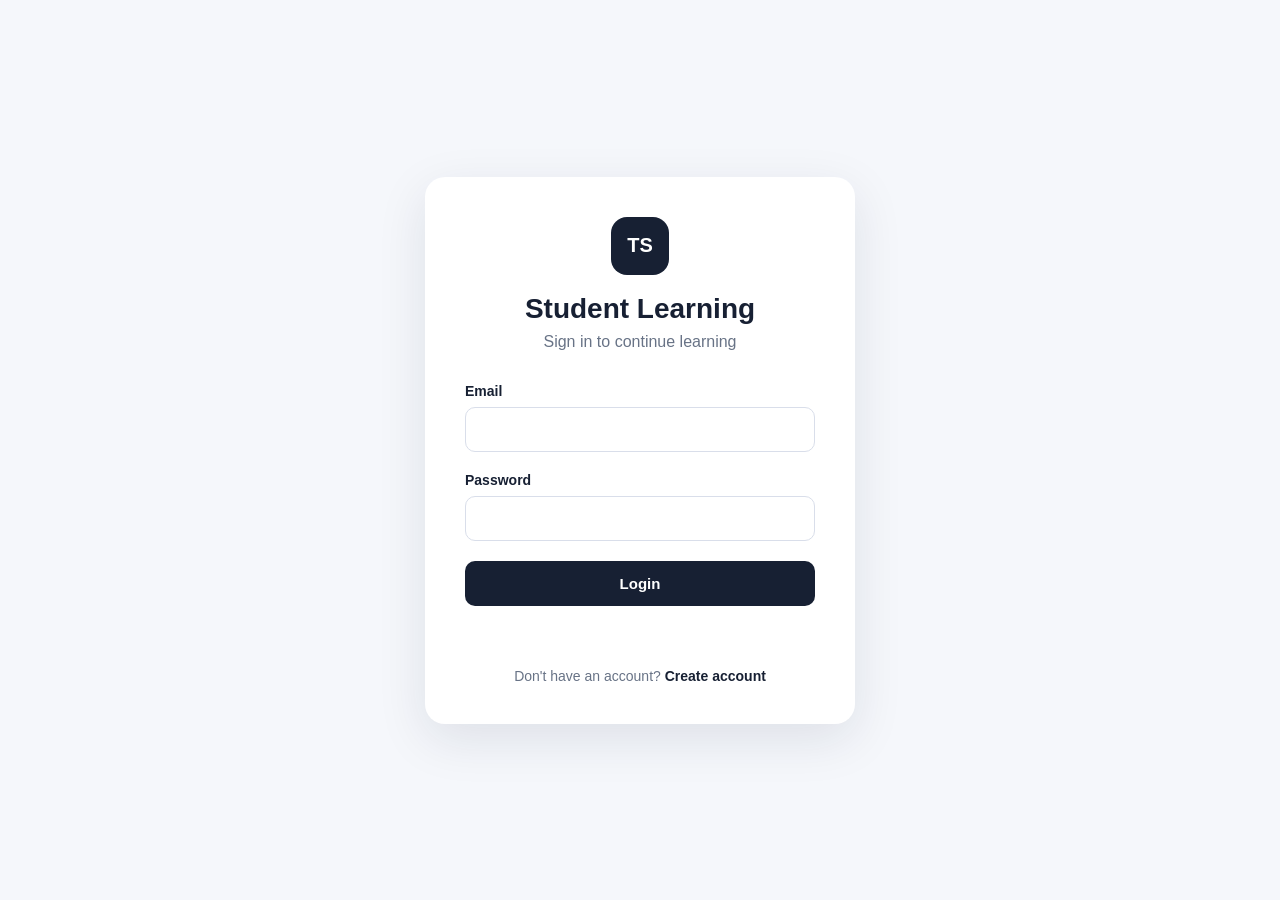
<file: admin.html>
<!DOCTYPE html>
<html lang="en">

<head>

    <meta charset="UTF-8">

    <meta name="viewport" content="width=device-width, initial-scale=1.0">

    <title>
        Admin Dashboard | Student Learning
    </title>

    <link rel="stylesheet" href="css/style.css">

    <style>

        /* ============================================================
           Navigation
        ============================================================ */


        .logout-button {
            border: 0;
            border-radius: 9px;

            padding: 9px 15px;

            font-size: 13px;
            font-weight: 700;

            cursor: pointer;

            transition:
                transform 0.15s ease,
                background 0.15s ease;
        }


        .logout-button {
            background: #f1f3f6;
            color: #505866;
        }


        .logout-button:hover {
            background: #e7e9ed;
            transform: translateY(-1px);
        }





        /* =====================================================
           ADMIN DASHBOARD
           Created by Tr. Sun
           ===================================================== */

        .admin-dashboard {
            max-width: 1200px;
            margin: 0 auto;
            padding: 32px 20px 60px;
        }


        /* =====================================================
           HEADER
           ===================================================== */

        .admin-header {
            display: flex;
            align-items: center;
            justify-content: space-between;
            gap: 20px;
            margin-bottom: 30px;
        }


        .admin-heading p {
            margin: 0 0 6px;
            font-size: 14px;
            opacity: 0.65;
        }


        .admin-heading h1 {
            margin: 0;
            font-size: 32px;
            line-height: 1.2;
        }


        .admin-badge {
            display: inline-flex;
            align-items: center;
            gap: 8px;
            padding: 8px 13px;
            border-radius: 999px;
            background: rgba(0, 150, 100, 0.10);
            font-size: 13px;
            font-weight: 600;
        }


        .admin-badge::before {
            content: "";
            width: 8px;
            height: 8px;
            border-radius: 50%;
            background: #18a566;
        }


        /* =====================================================
           STATISTICS
           ===================================================== */

        .stats-grid {
            display: grid;
            grid-template-columns:
                repeat(3, minmax(0, 1fr));

            gap: 18px;
            margin-bottom: 30px;
        }


        .stat-card {
            position: relative;
            padding: 24px;
            border: 1px solid rgba(0, 0, 0, 0.08);
            border-radius: 18px;
            background: #ffffff;
            box-shadow:
                0 8px 25px rgba(0, 0, 0, 0.05);
        }


        .stat-label {
            display: block;
            margin-bottom: 10px;
            font-size: 14px;
            opacity: 0.65;
        }


        .stat-value {
            display: block;
            font-size: 30px;
            font-weight: 700;
            line-height: 1;
        }


        .stat-description {
            display: block;
            margin-top: 10px;
            font-size: 13px;
            opacity: 0.55;
        }


        /* =====================================================
           MAIN GRID
           ===================================================== */

        .admin-content-grid {
            display: grid;
            grid-template-columns:
                minmax(0, 2fr) minmax(280px, 1fr);

            gap: 20px;
        }


        .admin-card {
            padding: 26px;
            border: 1px solid rgba(0, 0, 0, 0.08);
            border-radius: 20px;
            background: #ffffff;
            box-shadow:
                0 8px 25px rgba(0, 0, 0, 0.05);
        }


        .admin-card-header {
            display: flex;
            align-items: center;
            justify-content: space-between;
            gap: 15px;
            margin-bottom: 22px;
        }


        .admin-card-header h2 {
            margin: 0;
            font-size: 20px;
        }


        .admin-card-header p {
            margin: 4px 0 0;
            font-size: 13px;
            opacity: 0.55;
        }


        /* =====================================================
           PAYMENT REQUEST
           ===================================================== */

        .payment-request {
            display: flex;
            align-items: center;
            justify-content: space-between;
            gap: 15px;

            padding: 18px;

            border: 1px solid rgba(0, 0, 0, 0.07);
            border-radius: 14px;

            transition:
                transform 0.2s ease,
                box-shadow 0.2s ease;
        }


        .payment-request:hover {
            transform: translateY(-2px);

            box-shadow:
                0 8px 20px rgba(0, 0, 0, 0.06);
        }


        .payment-info strong {
            display: block;
            margin-bottom: 5px;
        }


        .payment-info span {
            font-size: 13px;
            opacity: 0.55;
        }


        .payment-status {
            padding: 7px 11px;
            border-radius: 999px;

            font-size: 12px;
            font-weight: 600;

            background:
                rgba(230, 160, 0, 0.12);
        }


        /* =====================================================
           QUICK ACTIONS
           ===================================================== */

        .quick-actions {
            display: grid;
            gap: 12px;
        }


        .quick-action {
            display: flex;
            align-items: center;
            justify-content: space-between;
            gap: 15px;

            padding: 17px 18px;

            border: 1px solid rgba(0, 0, 0, 0.07);
            border-radius: 14px;

            text-decoration: none;
            color: inherit;

            transition:
                transform 0.2s ease,
                background 0.2s ease;
        }


        .quick-action:hover {
            transform: translateY(-2px);
            background: rgba(0, 0, 0, 0.025);
        }


        .quick-action strong {
            display: block;
            margin-bottom: 4px;
        }


        .quick-action span {
            font-size: 13px;
            opacity: 0.55;
        }


        .quick-arrow {
            font-size: 20px;
            opacity: 0.45;
        }


        /* =====================================================
           EMPTY STATE
           ===================================================== */

        .empty-state {
            padding: 35px 20px;
            text-align: center;
            border-radius: 14px;
            background: rgba(0, 0, 0, 0.025);
        }


        .empty-state strong {
            display: block;
            margin-bottom: 7px;
        }


        .empty-state span {
            font-size: 13px;
            opacity: 0.55;
        }


        /* =====================================================
           ERROR
           ===================================================== */

        .admin-error {
            display: none;

            margin-bottom: 20px;
            padding: 14px 16px;

            border-radius: 12px;

            background:
                rgba(210, 50, 50, 0.08);

            color:
                #a52b2b;

            font-size: 14px;
        }


        /* =====================================================
           LOADING
           ===================================================== */

        .loading {
            opacity: 0.55;
        }


        /* =====================================================
           MOBILE
           ===================================================== */

        @media (max-width: 850px) {

            .stats-grid {
                grid-template-columns:
                    1fr;
            }


            .admin-content-grid {
                grid-template-columns:
                    1fr;
            }

        }


        @media (max-width: 600px) {

            .admin-dashboard {
                padding:
                    24px 15px 45px;
            }


            .admin-header {
                align-items: flex-start;
                flex-direction: column;
            }


            .admin-heading h1 {
                font-size: 27px;
            }


            .stat-card {
                padding: 20px;
            }


            .admin-card {
                padding: 20px;
            }


            .payment-request {
                align-items: flex-start;
                flex-direction: column;
            }

        }
    </style>

</head>


<body>


    <!-- =====================================================
         TOP BAR
         ===================================================== -->

    <header class="topbar">

        <div class="topbar-brand">
            Admin Panel
        </div>


        <button class="logout-button" type="button" onclick="logout()">
            Logout
        </button>

    </header>



    <!-- =====================================================
         MAIN ADMIN DASHBOARD
         ===================================================== -->

    <main class="admin-dashboard">


        <!-- HEADER -->

        <section class="admin-header">

            <div class="admin-heading">

                <p>
                    Administrator Dashboard
                </p>

                <h1 id="adminName">
                    Loading...
                </h1>

            </div>


            <div class="admin-badge">
                Administrator
            </div>

        </section>



        <!-- ERROR -->

        <div id="adminError" class="admin-error"></div>



        <!-- =================================================
             STATISTICS
             ================================================= -->

        <section class="stats-grid">


            <!-- STUDENTS -->

            <div class="stat-card">

                <span class="stat-label">
                    Students
                </span>

                <strong id="studentCount" class="stat-value loading">
                    —
                </strong>

                <span class="stat-description">
                    Registered student accounts
                </span>

            </div>


            <!-- PENDING PAYMENTS -->

            <div class="stat-card">

                <span class="stat-label">
                    Pending Payments
                </span>

                <strong id="pendingPaymentCount" class="stat-value loading">
                    —
                </strong>

                <span class="stat-description">
                    Payments waiting for review
                </span>

            </div>


            <!-- ACTIVE SUBSCRIPTIONS -->

            <div class="stat-card">

                <span class="stat-label">
                    Active Subscriptions
                </span>

                <strong id="activeSubscriptionCount" class="stat-value loading">
                    —
                </strong>

                <span class="stat-description">
                    Currently active subscriptions
                </span>

            </div>


        </section>



        <!-- =================================================
             CONTENT
             ================================================= -->

        <section class="admin-content-grid">


            <!-- =================================================
                 PAYMENT REQUESTS
                 ================================================= -->

            <div class="admin-card">

                <div class="admin-card-header">

                    <div>

                        <h2>
                            Payment Requests
                        </h2>

                        <p>
                            Review recent student top-ups
                        </p>

                    </div>

                </div>


                <div id="paymentPreview">

                    <div class="empty-state">

                        <strong>
                            Loading payments...
                        </strong>

                        <span>
                            Please wait.
                        </span>

                    </div>

                </div>

            </div>



            <!-- =================================================
                 QUICK ACTIONS
                 ================================================= -->

            <div class="admin-card">

                <div class="admin-card-header">

                    <div>

                        <h2>
                            Quick Actions
                        </h2>

                        <p>
                            Administration tools
                        </p>

                    </div>

                </div>


                <div class="quick-actions">


                    <a href="admin-payments.html" class="quick-action">

                        <div>

                            <strong>
                                Payment Requests
                            </strong>

                            <span>
                                Review and approve payments
                            </span>

                        </div>

                        <span class="quick-arrow">
                            →
                        </span>

                    </a>


                    <a href="admin-students.html" class="quick-action">

                        <div>

                            <strong>
                                Students
                            </strong>

                            <span>
                                View student accounts
                            </span>

                        </div>

                        <span class="quick-arrow">
                            →
                        </span>

                    </a>


                    <a href="admin-subscriptions.html" class="quick-action">

                        <div>

                            <strong>
                                Subscriptions
                            </strong>

                            <span>
                                Manage student subscriptions
                            </span>

                        </div>

                        <span class="quick-arrow">
                            →
                        </span>

                    </a>


                    <a href="admin-courses.html" class="quick-action">

                        <div>

                            <strong>
                                Courses
                            </strong>

                            <span>
                                Manage Courses
                            </span>

                        </div>

                        <span class="quick-arrow">
                            →
                        </span>

                    </a>


                </div>

            </div>


        </section>


    </main>



    <!-- =====================================================
         JAVASCRIPT
         ===================================================== -->

    <script src="js/config.js"></script>

    <script src="js/api.js"></script>

    <script src="js/auth.js"></script>


    <script>

        /* =====================================================
           ADMIN DASHBOARD
           Created by Tr. Sun
           ===================================================== */


        let currentAdmin = null;



        /* =====================================================
           SHOW ERROR
           ===================================================== */

        function showAdminError(message) {

            const error =
                document.getElementById(
                    'adminError'
                );


            error.textContent =
                message;


            error.style.display =
                'block';

        }



        /* =====================================================
           SET STATISTIC
           ===================================================== */

        function setStat(
            id,
            value
        ) {

            const element =
                document.getElementById(id);


            element.textContent =
                Number(value || 0)
                    .toLocaleString();


            element.classList.remove(
                'loading'
            );

        }



        /* =====================================================
           LOAD PENDING PAYMENTS
           ===================================================== */

        async function loadPendingPayments() {

            const container =
                document.getElementById(
                    'paymentPreview'
                );


            try {

                const result =
                    await apiRequest({

                        action:
                            'getPendingPayments',

                        token:
                            getAuthToken()

                    });


                if (
                    !result ||
                    !result.success
                ) {

                    throw new Error(
                        result?.message ||
                        'Unable to load payments.'
                    );

                }


                const payments =
                    result.payments || [];


                setStat(
                    'pendingPaymentCount',
                    payments.length
                );


                if (
                    payments.length === 0
                ) {

                    container.innerHTML = `

                        <div class="empty-state">

                            <strong>
                                No pending payments
                            </strong>

                            <span>
                                All payment requests have been reviewed.
                            </span>

                        </div>

                    `;

                    return;

                }


                /*
                 * Show only the first 3 requests.
                 */

                const preview =
                    payments.slice(0, 3);


                container.innerHTML =
                    preview.map(
                        function (payment) {

                            return `

                                <div
                                    class="payment-request"
                                >

                                    <div
                                        class="payment-info"
                                    >

                                        <strong>
                                            ${escapeHtml(
                                payment.studentName ||
                                payment.studentId
                            )
                                }
                                        </strong>

                                        <span>
                                            ${Number(
                                    payment.amount || 0
                                ).toLocaleString()
                                }
                                            MMK
                                            ·
                                            ${escapeHtml(
                                    payment.paymentMethod ||
                                    ''
                                )
                                }
                                        </span>

                                    </div>


                                    <span
                                        class="payment-status"
                                    >
                                        PENDING
                                    </span>

                                </div>

                            `;

                        }
                    )
                        .join('');


            } catch (error) {

                console.error(
                    'Payment loading error:',
                    error
                );


                document.getElementById(
                    'pendingPaymentCount'
                ).textContent = '—';


                container.innerHTML = `

                    <div class="empty-state">

                        <strong>
                            Unable to load payments
                        </strong>

                        <span>
                            Open Payment Requests to try again.
                        </span>

                    </div>

                `;

            }

        }



        /* =====================================================
           LOAD ADMIN DATA
         ===================================================== */

        async function initializeAdmin() {

            const adminName =
                document.getElementById('adminName');

            try {

                adminName.textContent =
                    'Checking login...';


                /*
                * Wait for login, but never forever.
                */

                const user =
                    await Promise.race([

                        requireLogin(),

                        new Promise(function (_, reject) {

                            setTimeout(function () {

                                reject(
                                    new Error(
                                        'Login check timed out. Please refresh the page and login again.'
                                    )
                                );

                            }, 10000);

                        })

                    ]);


                if (!user) {
                    return;
                }


                /*
                * Verify administrator.
                */

                if (
                    String(user.role || '')
                        .toUpperCase() !== 'ADMIN'
                ) {

                    window.location.href =
                        'dashboard.html';

                    return;

                }


                currentAdmin =
                    user;


                adminName.textContent =
                    user.name ||
                    'Administrator';


                /*
                * Load dashboard data separately.
                */

                await loadAdminStats();

                await loadPendingPayments();


            } catch (error) {

                console.error(
                    'Admin initialization error:',
                    error
                );


                adminName.textContent =
                    'Unable to load';


                showAdminError(
                    error.message ||
                    'Unable to initialize administrator dashboard.'
                );

            }

        }



        async function loadAdminStats() {

            try {

                const result =
                    await apiRequest({

                        action:
                            'getAdminStats',

                        token:
                            getAuthToken()

                    });


                if (
                    !result ||
                    !result.success
                ) {

                    throw new Error(
                        result?.message ||
                        'Unable to load dashboard statistics.'
                    );

                }


                const stats =
                    result.stats || {};


                setStat(
                    'studentCount',
                    stats.studentCount
                );


                setStat(
                    'pendingPaymentCount',
                    stats.pendingPaymentCount
                );


                setStat(
                    'activeSubscriptionCount',
                    stats.activeSubscriptionCount
                );


            } catch (error) {

                console.error(
                    'Admin statistics error:',
                    error
                );


                showAdminError(
                    error.message ||
                    'Unable to load dashboard statistics.'
                );

            }

        }



        /* =====================================================
           ESCAPE HTML
           ===================================================== */

        function escapeHtml(value) {

            return String(value || '')
                .replace(
                    /&/g,
                    '&amp;'
                )
                .replace(
                    /</g,
                    '&lt;'
                )
                .replace(
                    />/g,
                    '&gt;'
                )
                .replace(
                    /"/g,
                    '&quot;'
                )
                .replace(
                    /'/g,
                    '&#039;'
                );

        }



        /* =====================================================
           START
           ===================================================== */

        initializeAdmin();

    </script>


</body>

</html>
</file>
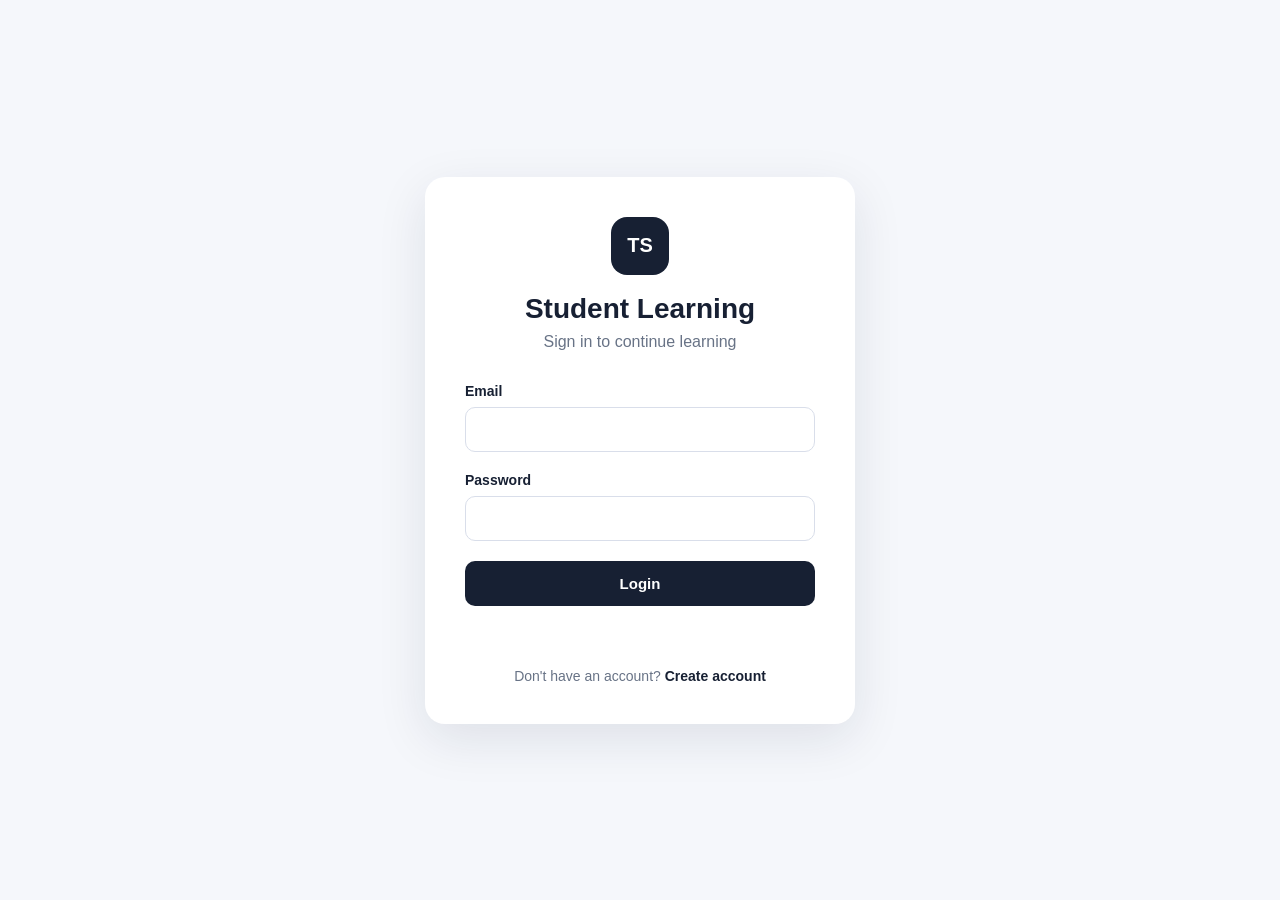
<file: classes.html>
<!DOCTYPE html>
<html lang="en">

<head>

    <meta charset="UTF-8">

    <meta name="viewport" content="width=device-width, initial-scale=1.0">

    <title>Classes | Student Learning</title>

    <link rel="stylesheet" href="css/style.css">

    <style>
        /* =========================================================
           CLASSES PAGE
           Created by Tr. Sun
           ========================================================= */

        :root {
            --classes-bg: #f5f7fb;
            --classes-card: #ffffff;
            --classes-text: #172033;
            --classes-muted: #7b8496;
            --classes-border: #e5e9f0;
            --classes-primary: #172033;
            --classes-blue: #315fd3;
            --classes-green: #198754;
        }


        /* =========================================================
           PAGE BACKGROUND
           ========================================================= */

        body.classes-page-body {
            background: var(--classes-bg);
        }


        /* =========================================================
           HEADER
           Scoped specifically to this page
           ========================================================= */

        .classes-header-bar {

            position: relative;

            width: 100%;

            min-height: 64px;

            display: grid;

            grid-template-columns:
                1fr auto 1fr;

            align-items: center;

            padding:
                0 24px;

            background:
                #172033;

            color: #ffffff;

            box-sizing: border-box;

        }


        .classes-dashboard-link {

            justify-self: start;

            display: inline-flex;

            align-items: center;

            gap: 7px;

            color: #ffffff;

            text-decoration: none;

            font-size: 13px;

            font-weight: 600;

            white-space: nowrap;

            opacity: .9;

            transition:
                opacity .2s ease,
                transform .2s ease;

        }


        .classes-dashboard-link:hover {

            opacity: 1;

            transform:
                translateX(-2px);

        }


        .classes-brand {

            justify-self: center;

            color: #ffffff;

            font-size: 16px;

            font-weight: 700;

            white-space: nowrap;

        }


        .classes-logout {

            justify-self: end;

            padding:
                8px 13px;

            border:
                1px solid rgba(255, 255, 255, .25);

            border-radius: 8px;

            background:
                transparent;

            color: #ffffff;

            cursor: pointer;

            font-family: inherit;

            font-size: 12px;

            font-weight: 600;

            transition:
                background .2s ease,
                border-color .2s ease;

        }


        .classes-logout:hover {

            background:
                rgba(255, 255, 255, .08);

            border-color:
                rgba(255, 255, 255, .4);

        }


        /* =========================================================
           MAIN CONTAINER
           ========================================================= */

        .classes-main {

            width: 100%;

            max-width: 1180px;

            margin: 0 auto;

            padding:
                42px 22px 70px;

            box-sizing: border-box;

        }


        /* =========================================================
           PAGE INTRO
           ========================================================= */

        .classes-intro {

            margin-bottom: 30px;

        }


        .classes-eyebrow {

            margin:
                0 0 8px;

            color:
                var(--classes-blue);

            font-size: 12px;

            font-weight: 700;

            letter-spacing:
                .08em;

            text-transform:
                uppercase;

        }


        .classes-title {

            margin: 0;

            color:
                var(--classes-text);

            font-size:
                clamp(30px, 5vw, 42px);

            font-weight: 750;

            line-height: 1.15;

            letter-spacing:
                -.02em;

        }


        .classes-description {

            max-width: 680px;

            margin:
                12px 0 0;

            color:
                var(--classes-muted);

            font-size: 14px;

            line-height: 1.7;

        }


        /* =========================================================
           ERROR
           ========================================================= */

        .classes-error {

            display: none;

            margin-bottom: 24px;

            padding:
                14px 17px;

            border:
                1px solid #f0cccc;

            border-radius: 12px;

            background:
                #fff6f6;

            color:
                #b83232;

            font-size: 13px;

            line-height: 1.6;

        }


        /* =========================================================
           BALANCE PANEL
           ========================================================= */

        .classes-balance {

            display: flex;

            align-items: center;

            justify-content: space-between;

            gap: 20px;

            margin-bottom: 38px;

            padding:
                20px 22px;

            border:
                1px solid var(--classes-border);

            border-radius: 18px;

            background:
                var(--classes-card);

            box-shadow:
                0 8px 25px rgba(20, 30, 50, .045);

            box-sizing: border-box;

        }


        .classes-balance-info {

            display: flex;

            align-items: center;

            gap: 14px;

            min-width: 0;

        }


        .classes-balance-icon {

            flex:
                0 0 46px;

            width: 46px;

            height: 46px;

            display: flex;

            align-items: center;

            justify-content: center;

            border-radius: 13px;

            background:
                #eef3ff;

            font-size: 20px;

        }


        .classes-balance-label {

            display: block;

            margin-bottom: 3px;

            color:
                var(--classes-muted);

            font-size: 11px;

            font-weight: 600;

            letter-spacing:
                .03em;

            text-transform:
                uppercase;

        }


        .classes-balance-number {

            color:
                var(--classes-blue);

            font-size: 25px;

            font-weight: 750;

        }


        .classes-balance-unit {

            margin-left: 5px;

            color:
                var(--classes-muted);

            font-size: 12px;

        }


        .classes-topup {

            display: inline-flex;

            align-items: center;

            justify-content: center;

            min-height: 40px;

            padding:
                0 17px;

            border-radius: 10px;

            background:
                var(--classes-primary);

            color:
                #ffffff;

            text-decoration: none;

            font-size: 12px;

            font-weight: 700;

            white-space: nowrap;

            transition:
                opacity .2s ease,
                transform .2s ease;

        }


        .classes-topup:hover {

            opacity: .9;

            transform:
                translateY(-1px);

        }


        /* =========================================================
           COURSES HEADING
           ========================================================= */

        .classes-section-head {

            display: flex;

            align-items: flex-end;

            justify-content: space-between;

            gap: 20px;

            margin-bottom: 18px;

        }


        .classes-section-title {

            margin: 0;

            color:
                var(--classes-text);

            font-size: 21px;

            font-weight: 720;

        }


        .classes-section-count {

            margin:
                5px 0 0;

            color:
                var(--classes-muted);

            font-size: 12px;

        }


        /* =========================================================
           COURSE GRID
           ========================================================= */

        .classes-grid {

            display: grid;

            grid-template-columns:
                repeat(3, minmax(0, 1fr));

            gap: 22px;

        }


        /* =========================================================
           COURSE CARD
           ========================================================= */

        .classes-card {

            min-width: 0;

            display: flex;

            flex-direction: column;

            overflow: hidden;

            border:
                1px solid var(--classes-border);

            border-radius: 18px;

            background:
                var(--classes-card);

            box-shadow:
                0 7px 24px rgba(20, 30, 50, .045);

            transition:
                transform .2s ease,
                box-shadow .2s ease,
                border-color .2s ease;

        }


        .classes-card:hover {

            transform:
                translateY(-3px);

            box-shadow:
                0 14px 32px rgba(20, 30, 50, .08);

        }


        .classes-card.is-active {

            border-color:
                #cbe7d8;

        }


        /* =========================================================
           COURSE IMAGE
           ========================================================= */

        .classes-image {

            position: relative;

            width: 100%;

            height: 190px;

            overflow: hidden;

            background:
                linear-gradient(135deg,
                    #202c43,
                    #3d5077);

        }


        .classes-image img {

            width: 100%;

            height: 100%;

            display: block;

            object-fit: cover;

            transition:
                transform .35s ease;

        }


        .classes-card:hover .classes-image img {

            transform:
                scale(1.04);

        }


        .classes-placeholder {

            width: 100%;

            height: 100%;

            display: flex;

            flex-direction: column;

            align-items: center;

            justify-content: center;

            gap: 6px;

            color:
                #ffffff;

            font-size: 40px;

        }


        .classes-placeholder span {

            color:
                rgba(255, 255, 255, .65);

            font-size: 10px;

        }


        /* =========================================================
           ACTIVE BADGE
           ========================================================= */

        .classes-active-badge {

            position: absolute;

            top: 13px;

            left: 13px;

            padding:
                6px 10px;

            border-radius: 999px;

            background:
                rgba(25, 135, 84, .96);

            color:
                #ffffff;

            font-size: 10px;

            font-weight: 700;

            letter-spacing:
                .03em;

        }


        /* =========================================================
           CARD BODY
           ========================================================= */

        .classes-card-body {

            display: flex;

            flex-direction: column;

            flex: 1;

            padding:
                21px;

        }


        .classes-card-title {

            margin: 0;

            color:
                var(--classes-text);

            font-size: 18px;

            font-weight: 720;

            line-height: 1.35;

        }


        .classes-card-description {

            margin:
                8px 0 20px;

            color:
                var(--classes-muted);

            font-size: 13px;

            line-height: 1.65;

        }


        /* =========================================================
           PRICE
           ========================================================= */

        .classes-price {

            margin-top: auto;

            margin-bottom: 14px;

            padding:
                12px 13px;

            border-radius: 10px;

            background:
                #f6f8fb;

        }


        .classes-price-label {

            display: block;

            color:
                #8a92a2;

            font-size: 9px;

            font-weight: 700;

            letter-spacing:
                .07em;

            text-transform:
                uppercase;

        }


        .classes-price-value {

            display: block;

            margin-top: 4px;

            color:
                var(--classes-text);

            font-size: 18px;

            font-weight: 750;

        }


        .classes-price-value small {

            color:
                #8991a1;

            font-size: 10px;

            font-weight: 400;

        }


        /* =========================================================
           BUTTON
           ========================================================= */

        .classes-subscribe {

            width: 100%;

            min-height: 42px;

            border: 0;

            border-radius: 10px;

            background:
                var(--classes-primary);

            color:
                #ffffff;

            cursor: pointer;

            font-family: inherit;

            font-size: 12px;

            font-weight: 700;

            transition:
                opacity .2s ease;

        }


        .classes-subscribe:hover {

            opacity: .9;

        }


        .classes-subscribe:disabled {

            cursor:
                not-allowed;

            opacity:
                .55;

        }


        /* =========================================================
           ACTIVE SUBSCRIPTION
           ========================================================= */

        .classes-active-info {

            margin-top: auto;

            margin-bottom: 14px;

        }


        .classes-active-title {

            display: block;

            color:
                var(--classes-green);

            font-size: 12px;

            font-weight: 700;

        }


        .classes-active-date {

            display: block;

            margin-top: 5px;

            color:
                var(--classes-muted);

            font-size: 11px;

        }


        .classes-enter {

            width: 100%;

            min-height: 42px;

            display: flex;

            align-items: center;

            justify-content: center;

            border-radius: 10px;

            background:
                var(--classes-green);

            color:
                #ffffff;

            text-decoration: none;

            font-size: 12px;

            font-weight: 700;

        }


        .classes-enter:hover {

            opacity: .9;

        }


        /* =========================================================
           LOADING / EMPTY
           ========================================================= */

        .classes-message {

            grid-column:
                1 / -1;

            min-height: 220px;

            display: flex;

            flex-direction: column;

            align-items: center;

            justify-content: center;

            padding: 30px;

            border:
                1px dashed #d5dae3;

            border-radius: 18px;

            background:
                rgba(255, 255, 255, .65);

            text-align: center;

        }


        .classes-message-icon {

            width: 48px;

            height: 48px;

            display: flex;

            align-items: center;

            justify-content: center;

            margin-bottom: 12px;

            border-radius: 14px;

            background:
                #eef1f6;

            font-size: 20px;

        }


        .classes-message strong {

            color:
                #4d5668;

            font-size: 14px;

        }


        .classes-message span {

            max-width: 480px;

            margin-top: 7px;

            color:
                #8a92a2;

            font-size: 12px;

            line-height: 1.6;

        }


        /* =========================================================
           RESPONSIVE
           ========================================================= */

        @media (max-width: 950px) {

            .classes-grid {

                grid-template-columns:
                    repeat(2, minmax(0, 1fr));

            }

        }


        @media (max-width: 680px) {

            .classes-header-bar {

                min-height: 60px;

                grid-template-columns:
                    auto 1fr auto;

                padding:
                    0 14px;

            }


            .classes-brand {

                font-size: 14px;

            }


            .classes-dashboard-link {

                font-size: 0;

            }


            .classes-dashboard-link::before {

                content: "←";

                font-size: 21px;

            }


            .classes-logout {

                padding:
                    7px 10px;

                font-size: 11px;

            }


            .classes-main {

                padding:
                    28px 15px 50px;

            }


            .classes-balance {

                align-items:
                    stretch;

                flex-direction:
                    column;

                padding:
                    18px;

            }


            .classes-topup {

                width: 100%;

            }


            .classes-grid {

                grid-template-columns:
                    1fr;

            }


            .classes-image {

                height: 195px;

            }

        }


        @media (max-width: 420px) {

            .classes-section-head {

                align-items:
                    flex-start;

                flex-direction:
                    column;

                gap: 4px;

            }

        }
    </style>

</head>


<body class="classes-page-body">


    <!-- ============================================================
     HEADER
     ============================================================ -->

    <header class="classes-header-bar">


        <a href="dashboard.html" class="classes-dashboard-link" title="Back to Dashboard">
            ← Dashboard
        </a>


        <div class="classes-brand">
            Student Learning
        </div>


        <button type="button" class="classes-logout" onclick="logout()">
            Logout
        </button>

    </header>



    <!-- ============================================================
     MAIN
     ============================================================ -->

    <main class="classes-main">


        <!-- ========================================================
         INTRO
         ======================================================== -->

        <section class="classes-intro">

            <p class="classes-eyebrow">
                Learning Portal
            </p>


            <h1 class="classes-title">
                My Classes
            </h1>


            <p class="classes-description">
                Choose a course and use your credits to
                activate a monthly subscription. Once
                subscribed, you can access the course
                lessons and videos.
            </p>

        </section>



        <!-- ========================================================
         ERROR
         ======================================================== -->

        <div id="errorMessage" class="classes-error"></div>



        <!-- ========================================================
         CREDIT BALANCE
         ======================================================== -->

        <section class="classes-balance">


            <div class="classes-balance-info">


                <div class="classes-balance-icon">
                    💳
                </div>


                <div>

                    <span class="classes-balance-label">
                        Available Credits
                    </span>


                    <strong id="creditBalance" class="classes-balance-number">
                        0
                    </strong>


                    <span class="classes-balance-unit">
                        credits
                    </span>

                </div>

            </div>


            <a href="topup.html" class="classes-topup">
                + Top Up Credits
            </a>

        </section>



        <!-- ========================================================
         COURSES TITLE
         ======================================================== -->

        <div class="classes-section-head">

            <div>

                <h2 class="classes-section-title">
                    Available Classes
                </h2>


                <p id="courseSummary" class="classes-section-count">
                    Loading available classes...
                </p>

            </div>

        </div>



        <!-- ========================================================
         COURSE GRID
         ======================================================== -->

        <section id="courseGrid" class="classes-grid">


            <div class="classes-message">

                <div class="classes-message-icon">
                    🎓
                </div>


                <strong>
                    Loading classes...
                </strong>


                <span>
                    Please wait while we load your
                    available courses.
                </span>

            </div>


        </section>


    </main>



    <!-- ============================================================
     JAVASCRIPT FILES
     ============================================================ -->

    <script src="js/config.js"></script>

    <script src="js/api.js"></script>

    <script src="js/auth.js"></script>



    <script>

        /* ============================================================
           CLASSES PAGE
           Created by Tr. Sun
           ============================================================ */


        let currentUser = null;

        let courses = [];

        let subscriptions = [];



        /* ============================================================
           ERROR
           ============================================================ */

        function showError(message) {

            const element =
                document.getElementById(
                    'errorMessage'
                );


            element.textContent =
                message;


            element.style.display =
                'block';

        }



        function clearError() {

            const element =
                document.getElementById(
                    'errorMessage'
                );


            element.textContent =
                '';

            element.style.display =
                'none';

        }



        /* ============================================================
           HTML ESCAPE
           ============================================================ */

        function escapeHtml(value) {

            return String(
                value == null
                    ? ''
                    : value
            )
                .replace(
                    /&/g,
                    '&amp;'
                )
                .replace(
                    /</g,
                    '&lt;'
                )
                .replace(
                    />/g,
                    '&gt;'
                )
                .replace(
                    /"/g,
                    '&quot;'
                )
                .replace(
                    /'/g,
                    '&#039;'
                );

        }



        /* ============================================================
           NUMBER FORMAT
           ============================================================ */

        function formatNumber(value) {

            const number =
                Number(value);


            if (
                !Number.isFinite(number)
            ) {

                return '0';

            }


            return number.toLocaleString();

        }



        /* ============================================================
           DATE FORMAT
           ============================================================ */

        function formatDate(value) {

            if (!value) {

                return '—';

            }


            const date =
                new Date(value);


            if (
                Number.isNaN(
                    date.getTime()
                )
            ) {

                return '—';

            }


            return date.toLocaleDateString(
                undefined,
                {
                    year: 'numeric',
                    month: 'short',
                    day: 'numeric'
                }
            );

        }



        /* ============================================================
           AUTH TOKEN
           ============================================================ */

        function getToken() {

            if (
                typeof getAuthToken ===
                'function'
            ) {

                return getAuthToken();

            }


            return (
                localStorage.getItem(
                    'authToken'
                ) ||

                localStorage.getItem(
                    'token'
                ) ||

                ''
            );

        }



        /* ============================================================
           LOAD COURSES
           ============================================================ */

        async function loadCourses() {

            const result =
                await apiRequest({

                    action:
                        'getCourses',

                    token:
                        getToken()

                });


            if (
                !result ||
                !result.success
            ) {

                throw new Error(

                    result &&
                        result.message

                        ? result.message

                        : 'Unable to load classes.'

                );

            }


            courses =
                Array.isArray(
                    result.courses
                )
                    ? result.courses
                    : [];

        }



        /* ============================================================
           LOAD SUBSCRIPTIONS
           ============================================================ */

        async function loadSubscriptions() {

            const result =
                await apiRequest({

                    action:
                        'getMySubscriptions',

                    token:
                        getToken()

                });


            if (
                !result ||
                !result.success
            ) {

                throw new Error(

                    result &&
                        result.message

                        ? result.message

                        : 'Unable to load subscriptions.'

                );

            }


            subscriptions =
                Array.isArray(
                    result.subscriptions
                )
                    ? result.subscriptions
                    : [];

        }



        /* ============================================================
           FIND ACTIVE SUBSCRIPTION
           ============================================================ */

        function getActiveSubscription(
            courseId
        ) {

            const now =
                new Date();


            return subscriptions.find(
                function (subscription) {

                    const subscriptionCourseId =
                        String(
                            subscription.CourseID ||
                            subscription.courseId ||
                            ''
                        ).trim();


                    if (
                        subscriptionCourseId !==
                        String(courseId).trim()
                    ) {

                        return false;

                    }


                    const status =
                        String(
                            subscription.Status ||
                            subscription.status ||
                            ''
                        )
                            .trim()
                            .toUpperCase();


                    if (
                        status !==
                        'ACTIVE'
                    ) {

                        return false;

                    }


                    const endValue =
                        subscription.EndDate ||
                        subscription.endDate;


                    /*
                     * If no end date is supplied,
                     * treat the active subscription
                     * as valid.
                     */

                    if (!endValue) {

                        return true;

                    }


                    const endDate =
                        new Date(
                            endValue
                        );


                    if (
                        Number.isNaN(
                            endDate.getTime()
                        )
                    ) {

                        return true;

                    }


                    return endDate >= now;

                }
            );

        }



        /* ============================================================
           COURSE IMAGE
           ============================================================ */

        function renderCourseImage(course) {

            const imagePath =
                String(
                    course.courseImage ||
                    course.CourseImage ||
                    ''
                ).trim();


            const courseName =
                escapeHtml(
                    course.courseName ||
                    course.CourseName ||
                    'Course'
                );


            /*
             * No image supplied.
             */

            if (!imagePath) {

                return `

            <div class="classes-placeholder">

                📚

                <span>
                    Course image
                </span>

            </div>

        `;

            }


            let imageUrl =
                imagePath;


            /*
             * Resolve relative paths.
             *
             * Example:
             *
             * images/web-development.jpg
             *
             * will resolve relative to
             * classes.html.
             */

            try {

                imageUrl =
                    new URL(
                        imagePath,
                        window.location.href
                    ).href;

            } catch (error) {

                console.error(
                    'Invalid image path:',
                    imagePath
                );

            }


            return `

        <img
            src="${escapeHtml(imageUrl)}"
            alt="${courseName}"
            loading="lazy"
            onerror="handleCourseImageError(this)"
        >

        <div
            class="classes-placeholder"
            style="display:none;"
        >

            ⚠️

            <span>
                Image unavailable
            </span>

        </div>

    `;

        }



        /* ============================================================
           IMAGE ERROR
           ============================================================ */

        function handleCourseImageError(image) {

            console.error(
                'Course image failed:',
                image.src
            );


            image.style.display =
                'none';


            const placeholder =
                image.nextElementSibling;


            if (placeholder) {

                placeholder.style.display =
                    'flex';

            }

        }



        /* ============================================================
           RENDER COURSES
           ============================================================ */

        function renderCourses() {

            const container =
                document.getElementById(
                    'courseGrid'
                );


            const summary =
                document.getElementById(
                    'courseSummary'
                );


            if (
                courses.length === 0
            ) {

                summary.textContent =
                    'No classes are available right now.';


                container.innerHTML = `

            <div class="classes-message">

                <div class="classes-message-icon">
                    📚
                </div>


                <strong>
                    No classes available
                </strong>


                <span>
                    There are no active courses
                    available at the moment.
                </span>

            </div>

        `;

                return;

            }


            summary.textContent =
                courses.length === 1
                    ? '1 class available'
                    : courses.length +
                    ' classes available';


            container.innerHTML =
                courses
                    .map(
                        function (course) {

                            const courseId =
                                course.courseId ||
                                course.CourseID ||
                                '';


                            const courseName =
                                escapeHtml(
                                    course.courseName ||
                                    course.CourseName ||
                                    'Course'
                                );


                            const description =
                                escapeHtml(
                                    course.description ||
                                    course.Description ||
                                    'No description available.'
                                );


                            const fee =
                                Number(
                                    course.monthlyFee ||
                                    course.MonthlyFee ||
                                    0
                                );


                            const encodedCourseId =
                                encodeURIComponent(
                                    courseId
                                );


                            const subscription =
                                getActiveSubscription(
                                    courseId
                                );


                            /*
                             * =================================================
                             * ACTIVE COURSE
                             * =================================================
                             */

                            if (subscription) {

                                const endDate =
                                    subscription.EndDate ||
                                    subscription.endDate;


                                return `

                            <article
                                class="classes-card is-active"
                            >

                                <div
                                    class="classes-image"
                                >

                                    ${renderCourseImage(
                                    course
                                )
                                    }


                                    <div
                                        class="classes-active-badge"
                                    >
                                        ✓ ACTIVE
                                    </div>

                                </div>


                                <div
                                    class="classes-card-body"
                                >

                                    <h3
                                        class="classes-card-title"
                                    >
                                        ${courseName}
                                    </h3>


                                    <p
                                        class="classes-card-description"
                                    >
                                        ${description}
                                    </p>


                                    <div
                                        class="classes-active-info"
                                    >

                                        <span
                                            class="classes-active-title"
                                        >
                                            Subscription Active
                                        </span>


                                        <span
                                            class="classes-active-date"
                                        >
                                            Access until
                                            <strong>
                                                ${formatDate(
                                        endDate
                                    )
                                    }
                                            </strong>
                                        </span>

                                    </div>


                                    <a
                                        href="course.html?courseId=${encodedCourseId}"
                                        class="classes-enter"
                                    >
                                        Enter Class →
                                    </a>

                                </div>

                            </article>

                        `;

                            }


                            /*
                             * =================================================
                             * AVAILABLE COURSE
                             * =================================================
                             */

                            return `

                        <article
                            class="classes-card"
                        >

                            <div
                                class="classes-image"
                            >

                                ${renderCourseImage(
                                course
                            )
                                }

                            </div>


                            <div
                                class="classes-card-body"
                            >

                                <h3
                                    class="classes-card-title"
                                >
                                    ${courseName}
                                </h3>


                                <p
                                    class="classes-card-description"
                                >
                                    ${description}
                                </p>


                                <div
                                    class="classes-price"
                                >

                                    <span
                                        class="classes-price-label"
                                    >
                                        Monthly Subscription
                                    </span>


                                    <strong
                                        class="classes-price-value"
                                    >

                                        ${formatNumber(
                                    fee
                                )
                                }

                                        <small>
                                            credits / month
                                        </small>

                                    </strong>

                                </div>


                                <button
                                    type="button"
                                    class="classes-subscribe"
                                    data-course-id="${encodedCourseId}"
                                    onclick="subscribeCourse(this)"
                                >
                                    Subscribe
                                </button>

                            </div>

                        </article>

                    `;

                        }
                    )
                    .join('');

        }



        /* ============================================================
           SUBSCRIBE
           ============================================================ */

        async function subscribeCourse(button) {

            clearError();


            const encodedCourseId =
                button.getAttribute(
                    'data-course-id'
                );


            const courseId =
                decodeURIComponent(
                    encodedCourseId || ''
                );


            const course =
                courses.find(
                    function (item) {

                        return String(
                            item.courseId ||
                            item.CourseID ||
                            ''
                        ).trim() ===
                            String(courseId).trim();

                    }
                );


            if (!course) {

                showError(
                    'Course not found.'
                );

                return;

            }


            const fee =
                Number(
                    course.monthlyFee ||
                    course.MonthlyFee ||
                    0
                );


            const balance =
                Number(
                    currentUser.creditBalance
                ) || 0;


            if (fee <= 0) {

                showError(
                    'This course has an invalid monthly fee.'
                );

                return;

            }


            if (balance < fee) {

                showError(

                    'Insufficient credits. You need ' +

                    formatNumber(
                        fee - balance
                    ) +

                    ' more credits. Please top up your account.'

                );

                return;

            }


            const courseName =
                course.courseName ||
                course.CourseName ||
                'this course';


            const confirmed =
                window.confirm(

                    'Subscribe to "' +

                    courseName +

                    '" for ' +

                    formatNumber(fee) +

                    ' credits for one month?'

                );


            if (!confirmed) {

                return;

            }


            button.disabled =
                true;


            button.textContent =
                'Processing...';


            try {

                const result =
                    await apiRequest({

                        action:
                            'subscribeToCourse',

                        token:
                            getToken(),

                        courseId:
                            courseId

                    });


                if (
                    !result ||
                    !result.success
                ) {

                    throw new Error(

                        result &&
                            result.message

                            ? result.message

                            : 'Unable to activate subscription.'

                    );

                }


                /*
                 * Update local credit balance.
                 */

                const newBalance =
                    Number(
                        result.newBalance
                    );


                if (
                    Number.isFinite(
                        newBalance
                    )
                ) {

                    currentUser.creditBalance =
                        newBalance;

                } else {

                    currentUser.creditBalance =
                        balance - fee;

                }


                document.getElementById(
                    'creditBalance'
                ).textContent =
                    formatNumber(
                        currentUser.creditBalance
                    );


                /*
                 * Reload subscriptions.
                 */

                await loadSubscriptions();


                /*
                 * Render again.
                 */

                renderCourses();


                window.alert(
                    'Subscription activated successfully!'
                );


            } catch (error) {

                console.error(
                    'Subscription error:',
                    error
                );


                showError(

                    error.message ||

                    'Unable to activate subscription.'

                );


                button.disabled =
                    false;


                button.textContent =
                    'Subscribe';

            }

        }



        /* ============================================================
           INITIALIZE
           ============================================================ */

        async function initializeClasses() {

            try {

                /*
                 * Require login.
                 */

                currentUser =
                    await requireLogin();


                if (!currentUser) {

                    return;

                }


                /*
                 * Students only.
                 */

                const role =
                    String(
                        currentUser.role ||
                        ''
                    )
                        .trim()
                        .toUpperCase();


                if (
                    role !==
                    'STUDENT'
                ) {

                    window.location.href =
                        'admin.html';

                    return;

                }


                /*
                 * Display current credit balance.
                 */

                const balance =
                    Number(
                        currentUser.creditBalance
                    ) || 0;


                document.getElementById(
                    'creditBalance'
                ).textContent =
                    formatNumber(
                        balance
                    );


                /*
                 * Load data.
                 */

                await Promise.all([

                    loadCourses(),

                    loadSubscriptions()

                ]);


                /*
                 * Render.
                 */

                renderCourses();


            } catch (error) {

                console.error(
                    'Classes initialization error:',
                    error
                );


                showError(

                    error.message ||

                    'Unable to load classes.'

                );


                document.getElementById(
                    'courseGrid'
                ).innerHTML = `

            <div class="classes-message">

                <div class="classes-message-icon">
                    ⚠️
                </div>


                <strong>
                    Unable to load classes
                </strong>


                <span>
                    Please refresh the page
                    and try again.
                </span>

            </div>

        `;

            }

        }



        /* ============================================================
           START
           ============================================================ */

        initializeClasses();

    </script>


</body>

</html>
</file>
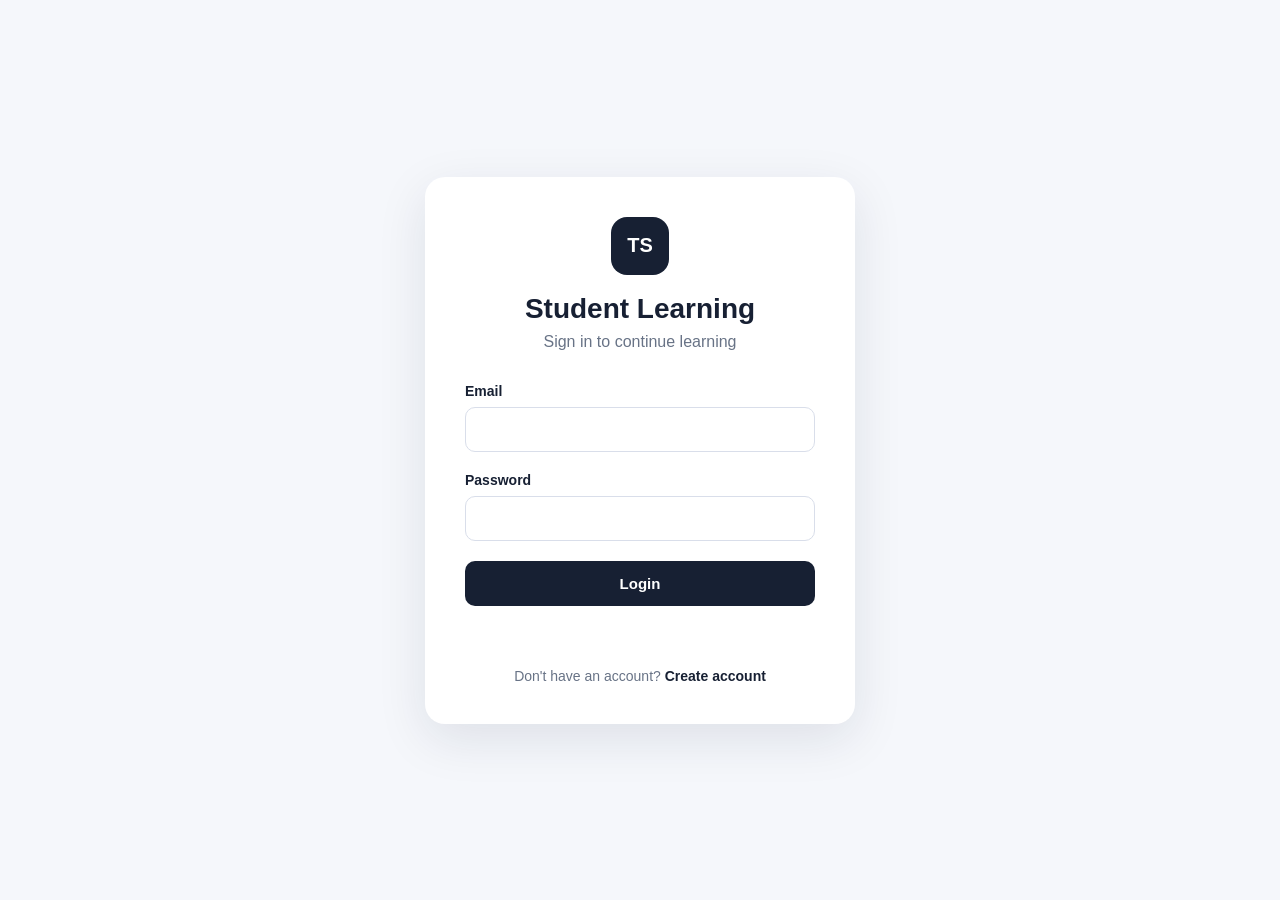
<file: course.html>
<!DOCTYPE html>
<html lang="en">

<head>

    <meta charset="UTF-8">

    <meta
        name="viewport"
        content="width=device-width, initial-scale=1.0"
    >

    <title>Course | Student Learning</title>

    <style>

        /* ============================================================
           COURSE PAGE
           Created by Tr. Sun
           ============================================================ */

        * {
            box-sizing: border-box;
        }

        html {
            scroll-behavior: smooth;
        }

        body {
            margin: 0;
            font-family:
                Inter,
                system-ui,
                -apple-system,
                BlinkMacSystemFont,
                "Segoe UI",
                sans-serif;

            background: #f5f7fb;
            color: #1d2433;
        }


        /* ============================================================
           TOP BAR
           ============================================================ */

        .topbar {
            position: sticky;
            top: 0;
            z-index: 100;

            display: flex;
            align-items: center;
            justify-content: space-between;

            min-height: 64px;
            padding: 0 28px;

            background: #ffffff;
            border-bottom: 1px solid #e7eaf0;

            box-shadow:
                0 2px 12px rgba(20, 30, 50, 0.04);
        }


        .topbar-brand {
            font-size: 18px;
            font-weight: 800;
            color: #1f2937;
            letter-spacing: -0.2px;
        }


        .topbar-right {
            display: flex;
            align-items: center;
            gap: 10px;
        }


        .dashboard-button,
        .logout-button {
            border: 0;
            border-radius: 9px;

            padding: 9px 15px;

            font-size: 13px;
            font-weight: 700;

            cursor: pointer;

            transition:
                transform 0.15s ease,
                background 0.15s ease;
        }


        .dashboard-button {
            background: #eef2ff;
            color: #4654b8;
        }


        .dashboard-button:hover {
            background: #e4e9ff;
            transform: translateY(-1px);
        }


        .logout-button {
            background: #f1f3f6;
            color: #505866;
        }


        .logout-button:hover {
            background: #e7e9ed;
            transform: translateY(-1px);
        }


        /* ============================================================
           MAIN
           ============================================================ */

        .course-page {
            width: min(1050px, calc(100% - 32px));

            margin: 0 auto;

            padding:
                34px
                0
                60px;
        }


        /* ============================================================
           ERROR
           ============================================================ */

        .error {
            display: none;

            margin-bottom: 20px;
            padding: 15px 17px;

            border-radius: 12px;

            background: #fff2f2;
            border: 1px solid #ffd6d6;

            color: #b83232;

            font-size: 14px;
            line-height: 1.5;
        }


        /* ============================================================
           COURSE HEADER
           ============================================================ */

        .course-header {
            position: relative;

            overflow: hidden;

            padding: 34px 36px;

            border-radius: 22px;

            background:
                linear-gradient(
                    135deg,
                    #ffffff 0%,
                    #f7f8ff 100%
                );

            border: 1px solid #e7eaf2;

            box-shadow:
                0 12px 35px rgba(30, 40, 70, 0.07);
        }


        .course-header::after {
            content: "";

            position: absolute;

            width: 220px;
            height: 220px;

            right: -80px;
            top: -90px;

            border-radius: 50%;

            background: #eef1ff;

            pointer-events: none;
        }


        .course-label {
            position: relative;
            z-index: 1;

            margin: 0 0 8px;

            font-size: 12px;
            font-weight: 800;

            color: #6570c7;

            text-transform: uppercase;
            letter-spacing: 1px;
        }


        .course-header h1 {
            position: relative;
            z-index: 1;

            margin: 0 0 10px;

            font-size: clamp(25px, 4vw, 36px);

            line-height: 1.2;

            color: #202637;

            letter-spacing: -0.8px;
        }


        .course-description {
            position: relative;
            z-index: 1;

            display: block;

            max-width: 750px;

            color: #687386;

            font-size: 15px;
            line-height: 1.65;
        }


        /* ============================================================
           SUBSCRIPTION STATUS
           ============================================================ */

        .subscription-info {
            position: relative;
            z-index: 2;

            display: inline-flex;
            align-items: center;
            gap: 8px;

            margin-top: 20px;

            padding: 9px 13px;

            border-radius: 10px;

            background: #f1f4f8;

            color: #667085;

            font-size: 13px;
            font-weight: 700;
        }


        .subscription-info.active {
            background: #eaf8ef;
            color: #25804a;
        }


        .subscription-info.warning {
            background: #fff7e7;
            color: #a66b08;
        }


        /* ============================================================
           COURSE ACTION AREA
           ============================================================ */

        .course-action {
            margin-top: 22px;

            padding: 20px;

            border-radius: 16px;

            background: #ffffff;

            border: 1px solid #e8ebf1;

            box-shadow:
                0 5px 18px rgba(30, 40, 60, 0.04);
        }


        .action-title {
            margin: 0 0 5px;

            font-size: 15px;
            font-weight: 800;

            color: #303747;
        }


        .action-description {
            margin: 0 0 15px;

            color: #7a8393;

            font-size: 13px;
            line-height: 1.5;
        }


        .action-row {
            display: flex;
            align-items: center;
            justify-content: space-between;

            gap: 15px;

            flex-wrap: wrap;
        }


        .credit-info {
            display: flex;
            align-items: center;
            gap: 8px;

            color: #606a7b;

            font-size: 13px;
        }


        .credit-balance {
            display: inline-flex;
            align-items: center;
            justify-content: center;

            min-width: 42px;

            padding: 6px 9px;

            border-radius: 8px;

            background: #f0f3ff;

            color: #4c59b8;

            font-weight: 800;
        }


        .subscribe-button {
            border: 0;

            padding: 11px 19px;

            border-radius: 10px;

            background: #4f5ed1;
            color: #ffffff;

            font-size: 13px;
            font-weight: 800;

            cursor: pointer;

            box-shadow:
                0 5px 15px rgba(79, 94, 209, 0.22);

            transition:
                transform 0.15s ease,
                background 0.15s ease;
        }


        .subscribe-button:hover {
            background: #4352c1;
            transform: translateY(-1px);
        }


        .subscribe-button:disabled {
            opacity: 0.6;
            cursor: not-allowed;
            transform: none;
        }


        /* ============================================================
           LESSON SECTION
           ============================================================ */

        .lessons-title {
            margin: 34px 0 15px;

            font-size: 21px;
            font-weight: 800;

            color: #2b3343;
        }


        .lesson-list {
            display: grid;
            gap: 10px;
        }


        /* ============================================================
           LESSON
           ============================================================ */

        .lesson {
            display: flex;
            align-items: center;

            gap: 15px;

            padding: 17px 18px;

            text-decoration: none;

            background: #ffffff;

            border: 1px solid #e7eaf0;

            border-radius: 15px;

            box-shadow:
                0 3px 12px rgba(30, 40, 60, 0.025);

            transition:
                transform 0.16s ease,
                border-color 0.16s ease,
                box-shadow 0.16s ease;
        }


        .lesson:hover {
            transform: translateY(-2px);

            border-color: #cfd5f5;

            box-shadow:
                0 8px 20px rgba(30, 40, 70, 0.07);
        }


        .lesson-number {
            flex: 0 0 auto;

            display: flex;
            align-items: center;
            justify-content: center;

            width: 42px;
            height: 42px;

            border-radius: 12px;

            background: #f0f2ff;

            color: #4e5bc0;

            font-size: 14px;
            font-weight: 800;
        }


        .lesson-content {
            min-width: 0;
            flex: 1;
        }


        .lesson-content strong {
            display: block;

            margin-bottom: 4px;

            color: #303746;

            font-size: 14px;
            font-weight: 800;
        }


        .lesson-content span {
            display: block;

            overflow: hidden;

            color: #818a99;

            font-size: 12px;

            white-space: nowrap;
            text-overflow: ellipsis;
        }


        .lesson-arrow {
            flex: 0 0 auto;

            color: #9aa2b0;

            font-size: 20px;

            transition:
                transform 0.15s ease,
                color 0.15s ease;
        }


        .lesson:hover .lesson-arrow {
            color: #5361c9;
            transform: translateX(3px);
        }


        /* ============================================================
           MESSAGE
           ============================================================ */

        .message {
            padding: 40px 25px;

            border: 1px dashed #d6dbe4;

            border-radius: 16px;

            text-align: center;

            color: #7c8595;

            background: #fafbfc;

            font-size: 14px;
            line-height: 1.6;
        }


        /* ============================================================
           LOADING
           ============================================================ */

        .loading {
            display: flex;
            align-items: center;
            justify-content: center;

            gap: 10px;

            padding: 35px;

            color: #7d8695;

            font-size: 14px;
        }


        .spinner {
            width: 18px;
            height: 18px;

            border-radius: 50%;

            border:
                2px solid #e1e5ef;

            border-top-color: #5664cb;

            animation:
                spin 0.75s linear infinite;
        }


        @keyframes spin {

            to {
                transform: rotate(360deg);
            }

        }


        /* ============================================================
           MOBILE
           ============================================================ */

        @media (max-width: 650px) {

            .topbar {
                padding: 0 15px;
            }


            .topbar-brand {
                font-size: 16px;
            }


            .dashboard-button,
            .logout-button {
                padding: 8px 10px;
                font-size: 12px;
            }


            .course-page {
                width: min(
                    100% - 24px,
                    1050px
                );

                padding-top: 20px;
            }


            .course-header {
                padding: 26px 22px;

                border-radius: 18px;
            }


            .course-header h1 {
                font-size: 26px;
            }


            .action-row {
                align-items: stretch;
                flex-direction: column;
            }


            .subscribe-button {
                width: 100%;
            }


            .lesson {
                padding: 14px;
                gap: 11px;
            }


            .lesson-number {
                width: 38px;
                height: 38px;

                border-radius: 10px;
            }


            .lesson-content span {
                display: none;
            }

        }


        @media (max-width: 430px) {

            .topbar-right {
                gap: 5px;
            }


            .dashboard-button {
                display: none;
            }


            .course-header h1 {
                font-size: 23px;
            }

        }

    </style>

</head>


<body>


    <!-- ============================================================
         TOP BAR
         ============================================================ -->

    <header class="topbar">

        <div class="topbar-brand">
            Student Learning
        </div>


        <div class="topbar-right">

            <button
                type="button"
                class="dashboard-button"
                onclick="goDashboard()"
            >
                Dashboard
            </button>


            <button
                type="button"
                class="logout-button"
                onclick="logout()"
            >
                Logout
            </button>

        </div>

    </header>



    <!-- ============================================================
         MAIN
         ============================================================ -->

    <main class="course-page">


        <!-- ERROR -->

        <div
            id="error"
            class="error"
        ></div>



        <!-- ========================================================
             COURSE HEADER
             ======================================================== -->

        <section class="course-header">


            <p class="course-label">
                My Classroom
            </p>


            <h1 id="courseName">
                Loading...
            </h1>


            <span
                id="courseDescription"
                class="course-description"
            >
                Loading course information...
            </span>


            <div
                id="subscriptionInfo"
                class="subscription-info"
            >
                Checking subscription...
            </div>


        </section>



        <!-- ========================================================
             SUBSCRIPTION ACTION
             ======================================================== -->

        <section
            id="courseAction"
            class="course-action"
            style="display:none;"
        >

            <h3 class="action-title">
                Subscribe to this class
            </h3>


            <p class="action-description">
                Use your available credits to access all lessons
                in this class.
            </p>


            <div class="action-row">


                <div class="credit-info">

                    <span>
                        Your credits:
                    </span>


                    <span
                        id="creditBalance"
                        class="credit-balance"
                    >
                        —
                    </span>

                </div>


                <button
                    type="button"
                    id="subscribeButton"
                    class="subscribe-button"
                    onclick="subscribeCourse()"
                >
                    Subscribe
                </button>


            </div>

        </section>



        <!-- ========================================================
             LESSONS
             ======================================================== -->

        <h2
            id="lessonsTitle"
            class="lessons-title"
            style="display:none;"
        >
            Lessons
        </h2>


        <section
            id="lessonList"
            class="lesson-list"
        >

            <div class="loading">

                <div class="spinner"></div>

                Loading course...

            </div>

        </section>


    </main>



    <!-- ============================================================
         EXISTING PROJECT SCRIPTS
         ============================================================ -->

    <script src="js/config.js"></script>
    <script src="js/api.js"></script>
    <script src="js/auth.js"></script>



    <script>

        /* ============================================================
           COURSE PAGE
           Created by Tr. Sun
           ============================================================ */


        let courseId = null;

        let currentUser = null;

        let course = null;

        let subscription = null;



        /* ============================================================
           GET COURSE ID
           ============================================================ */

        function getCourseId() {

            const params =
                new URLSearchParams(
                    window.location.search
                );


            return params.get(
                'courseId'
            );

        }



        /* ============================================================
           DASHBOARD
           ============================================================ */

        function goDashboard() {

            window.location.href =
                'dashboard.html';

        }



        /* ============================================================
           ERROR
           ============================================================ */

        function showError(message) {

            const element =
                document.getElementById(
                    'error'
                );


            element.textContent =
                message;


            element.style.display =
                'block';

        }



        /* ============================================================
           CLEAR ERROR
           ============================================================ */

        function clearError() {

            const element =
                document.getElementById(
                    'error'
                );


            element.textContent = '';

            element.style.display =
                'none';

        }



        /* ============================================================
           ESCAPE HTML
           ============================================================ */

        function escapeHtml(value) {

            return String(
                value || ''
            )
            .replace(
                /&/g,
                '&amp;'
            )
            .replace(
                /</g,
                '&lt;'
            )
            .replace(
                />/g,
                '&gt;'
            )
            .replace(
                /"/g,
                '&quot;'
            )
            .replace(
                /'/g,
                '&#039;'
            );

        }



        /* ============================================================
           FORMAT DATE
           ============================================================ */

        function formatDate(value) {

            if (!value) {

                return '—';

            }


            const date =
                new Date(value);


            if (
                Number.isNaN(
                    date.getTime()
                )
            ) {

                return '—';

            }


            return date.toLocaleDateString(
                undefined,
                {
                    year: 'numeric',
                    month: 'short',
                    day: 'numeric'
                }
            );

        }



        /* ============================================================
           CHECK SUBSCRIPTION
           ============================================================ */

        function isSubscriptionActive(
            value
        ) {

            if (!value) {

                return false;

            }


            const status =
                String(
                    value.Status ||
                    value.status ||
                    ''
                )
                .trim()
                .toUpperCase();


            if (
                status !== 'ACTIVE'
            ) {

                return false;

            }


            const endDate =
                new Date(
                    value.EndDate ||
                    value.endDate
                );


            if (
                Number.isNaN(
                    endDate.getTime()
                )
            ) {

                return false;

            }


            return endDate >= new Date();

        }



        /* ============================================================
           GET CURRENT USER BALANCE
           ============================================================ */

        function getCreditBalance() {

            if (!currentUser) {

                return 0;

            }


            return Number(
                currentUser.CreditBalance ??
                currentUser.creditBalance ??
                currentUser.credits ??
                0
            ) || 0;

        }



        /* ============================================================
           SHOW ACTIVE SUBSCRIPTION
           ============================================================ */

        function renderSubscribedState() {

            const info =
                document.getElementById(
                    'subscriptionInfo'
                );


            const action =
                document.getElementById(
                    'courseAction'
                );


            const title =
                document.getElementById(
                    'lessonsTitle'
                );


            action.style.display =
                'none';


            title.style.display =
                'block';


            info.className =
                'subscription-info active';


            const endDate =
                subscription.EndDate ||
                subscription.endDate;


            info.textContent =
                '✓ Active until ' +
                formatDate(endDate);

        }



        /* ============================================================
           SHOW NOT SUBSCRIBED STATE
           ============================================================ */

        function renderNotSubscribedState() {

            const info =
                document.getElementById(
                    'subscriptionInfo'
                );


            const action =
                document.getElementById(
                    'courseAction'
                );


            const title =
                document.getElementById(
                    'lessonsTitle'
                );


            info.className =
                'subscription-info warning';


            info.textContent =
                'Subscription required';


            action.style.display =
                'block';


            title.style.display =
                'none';


            document.getElementById(
                'creditBalance'
            ).textContent =
                getCreditBalance();

        }



        /* ============================================================
           LOAD COURSE
           ============================================================ */

        async function loadCourse() {

            const result =
                await apiRequest({

                    action:
                        'getCourseLessons',

                    token:
                        getAuthToken(),

                    courseId:
                        courseId

                });


            if (
                !result ||
                !result.success
            ) {

                throw new Error(
                    result?.message ||
                    'Unable to load course.'
                );

            }


            /* --------------------------------------------------------
               COURSE INFORMATION
               -------------------------------------------------------- */

            course =
                result.course || null;


            if (!course) {

                throw new Error(
                    'Course information was not returned.'
                );

            }


            document.getElementById(
                'courseName'
            ).textContent =
                course.courseName ||
                'Course';


            document.getElementById(
                'courseDescription'
            ).textContent =
                course.description ||
                '';


            /* --------------------------------------------------------
               SUBSCRIPTION
               -------------------------------------------------------- */

            subscription =
                result.subscription ||
                null;


            if (
                isSubscriptionActive(
                    subscription
                )
            ) {

                renderSubscribedState();


                renderLessons(
                    result.lessons || []
                );

            } else {

                renderNotSubscribedState();


                renderSubscriptionMessage();

            }

        }



        /* ============================================================
           SUBSCRIPTION MESSAGE
           ============================================================ */

        function renderSubscriptionMessage() {

            const container =
                document.getElementById(
                    'lessonList'
                );


            container.innerHTML = `

                <div class="message">

                    <strong>
                        Subscribe to access the lessons.
                    </strong>

                    <br>

                    Use your credits above to
                    subscribe to this class.

                </div>

            `;

        }



        /* ============================================================
           RENDER LESSONS
           ============================================================ */

        function renderLessons(
            lessons
        ) {

            const container =
                document.getElementById(
                    'lessonList'
                );


            if (
                !Array.isArray(
                    lessons
                ) ||
                lessons.length === 0
            ) {

                container.innerHTML = `

                    <div class="message">

                        <strong>
                            No lessons available yet.
                        </strong>

                        <br>

                        Lessons will appear here
                        when they are published.

                    </div>

                `;

                return;

            }


            container.innerHTML =
                lessons
                    .map(
                        function(lesson) {

                            return `

                                <a
                                    class="lesson"
                                    href="lesson.html?courseId=${
                                        encodeURIComponent(
                                            courseId
                                        )
                                    }&lessonId=${
                                        encodeURIComponent(
                                            lesson.lessonId
                                        )
                                    }"
                                >

                                    <div
                                        class="lesson-number"
                                    >
                                        ${
                                            escapeHtml(
                                                lesson.lessonNumber
                                            )
                                        }
                                    </div>


                                    <div
                                        class="lesson-content"
                                    >

                                        <strong>
                                            ${
                                                escapeHtml(
                                                    lesson.title
                                                )
                                            }
                                        </strong>


                                        <span>
                                            ${
                                                escapeHtml(
                                                    lesson.description
                                                )
                                            }
                                        </span>

                                    </div>


                                    <div
                                        class="lesson-arrow"
                                    >
                                        →
                                    </div>

                                </a>

                            `;

                        }
                    )
                    .join('');

        }



        /* ============================================================
           SUBSCRIBE
           ============================================================ */

        async function subscribeCourse() {

            clearError();


            const button =
                document.getElementById(
                    'subscribeButton'
                );


            const balance =
                getCreditBalance();


            /* --------------------------------------------------------
               Basic validation
               -------------------------------------------------------- */

            if (!courseId) {

                showError(
                    'No course was selected.'
                );

                return;

            }


            /* --------------------------------------------------------
               Find course price
               -------------------------------------------------------- */

            const creditsRequired =
                Number(
                    course?.credits ??
                    course?.Credits ??
                    course?.creditCost ??
                    course?.CreditCost ??
                    course?.price ??
                    course?.Price ??
                    0
                );


            if (
                !Number.isFinite(
                    creditsRequired
                ) ||
                creditsRequired <= 0
            ) {

                showError(
                    'This course does not have a valid subscription credit cost.'
                );

                return;

            }


            /* --------------------------------------------------------
               Check balance
               -------------------------------------------------------- */

            if (
                balance <
                creditsRequired
            ) {

                showError(
                    `You need ${creditsRequired} credits, but you only have ${balance}.`
                );

                return;

            }


            /* --------------------------------------------------------
               Confirmation
               -------------------------------------------------------- */

            const confirmed =
                window.confirm(
                    `Subscribe to "${course.courseName}" for ${creditsRequired} credits?`
                );


            if (!confirmed) {

                return;

            }


            /* --------------------------------------------------------
               Disable button
               -------------------------------------------------------- */

            button.disabled =
                true;


            button.textContent =
                'Subscribing...';


            try {

                const result =
                    await apiRequest({

                        action:
                            'subscribeToCourse',

                        token:
                            getAuthToken(),

                        courseId:
                            courseId

                    });


                if (
                    !result ||
                    !result.success
                ) {

                    throw new Error(
                        result?.message ||
                        'Unable to subscribe to this course.'
                    );

                }


                /* ----------------------------------------------------
                   Success
                   ---------------------------------------------------- */

                alert(
                    result.message ||
                    'Subscription successful.'
                );


                /* ----------------------------------------------------
                   Reload course
                   ---------------------------------------------------- */

                await refreshUser();


                await loadCourse();

            } catch (error) {

                console.error(
                    error
                );


                showError(
                    error.message ||
                    'Unable to subscribe to this course.'
                );

            } finally {

                button.disabled =
                    false;

                button.textContent =
                    'Subscribe';

            }

        }



        /* ============================================================
           REFRESH USER
           ============================================================ */

        async function refreshUser() {

            /*
             * Some versions of auth.js expose getCurrentUser().
             * If it exists, use it.
             */

            if (
                typeof getCurrentUser ===
                'function'
            ) {

                try {

                    const user =
                        await getCurrentUser();


                    if (user) {

                        currentUser =
                            user;

                        return;

                    }

                } catch (error) {

                    console.warn(
                        'Unable to refresh user:',
                        error
                    );

                }

            }


            /*
             * If requireLogin() is available,
             * use it as fallback.
             */

            if (
                typeof requireLogin ===
                'function'
            ) {

                try {

                    const user =
                        await requireLogin();


                    if (user) {

                        currentUser =
                            user;

                    }

                } catch (error) {

                    console.warn(
                        'Unable to refresh login:',
                        error
                    );

                }

            }

        }



        /* ============================================================
           INITIALIZE
           ============================================================ */

        async function initializeCourse() {

            try {

                /* ----------------------------------------------------
                   Require login
                   ---------------------------------------------------- */

                if (
                    typeof requireLogin !==
                    'function'
                ) {

                    throw new Error(
                        'Authentication system is unavailable.'
                    );

                }


                currentUser =
                    await requireLogin();


                if (!currentUser) {

                    return;

                }


                /* ----------------------------------------------------
                   Student only
                   ---------------------------------------------------- */

                if (
                    String(
                        currentUser.role ||
                        ''
                    )
                    .toUpperCase() !==
                    'STUDENT'
                ) {

                    window.location.href =
                        'admin.html';

                    return;

                }


                /* ----------------------------------------------------
                   Course ID
                   ---------------------------------------------------- */

                courseId =
                    getCourseId();


                if (!courseId) {

                    throw new Error(
                        'No course was selected.'
                    );

                }


                /* ----------------------------------------------------
                   Load course
                   ---------------------------------------------------- */

                await loadCourse();

            } catch (error) {

                console.error(
                    error
                );


                showError(
                    error.message ||
                    'Unable to load course.'
                );

            }

        }



        /* ============================================================
           START
           ============================================================ */

        initializeCourse();

    </script>


</body>

</html>
</file>
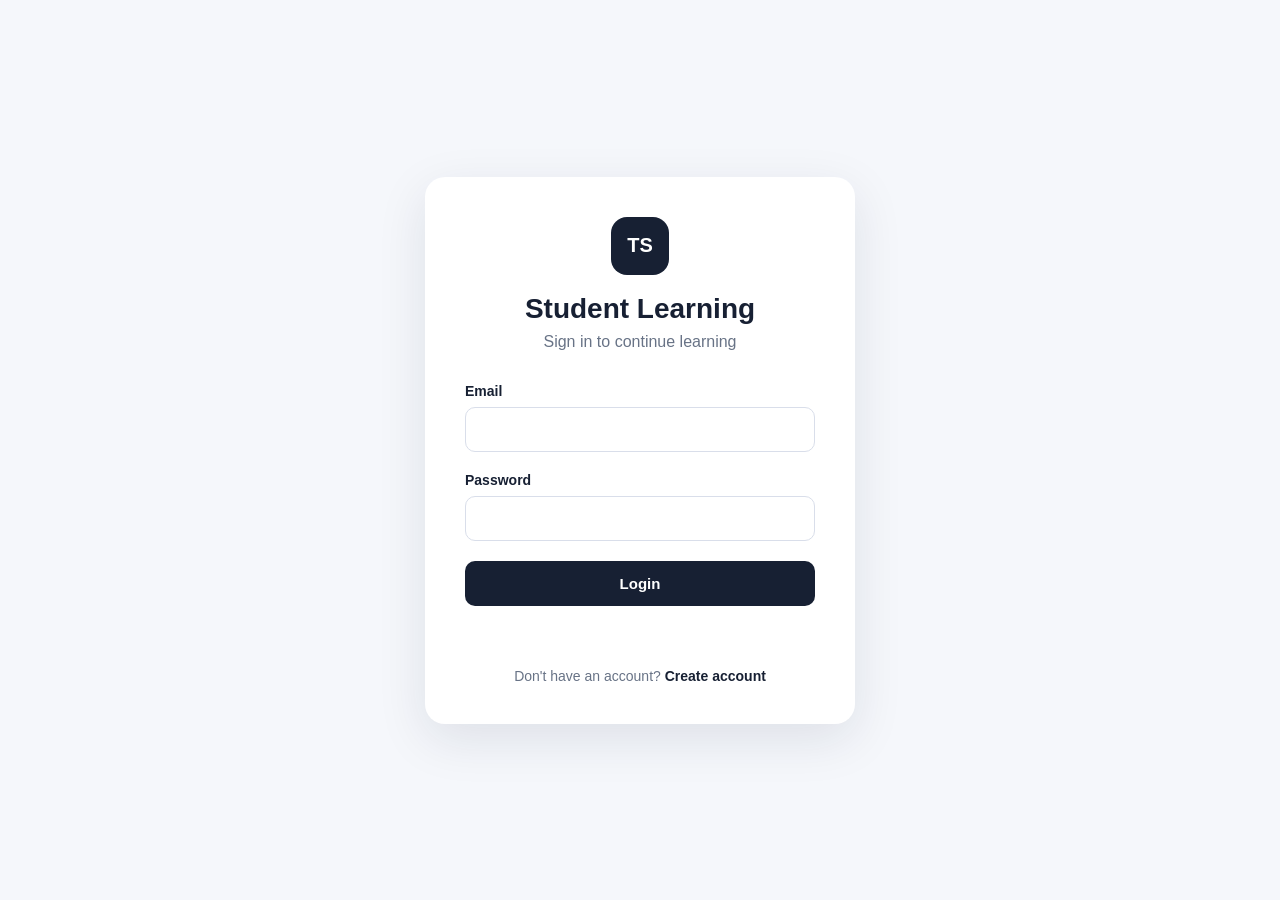
<file: dashboard.html>
<!DOCTYPE html>
<html lang="en">

<head>

    <meta charset="UTF-8">

    <meta name="viewport" content="width=device-width, initial-scale=1.0">

    <title>
        Dashboard | Student Learning
    </title>

    <link rel="stylesheet" href="css/style.css">

    <style>
        /* =========================================================
           STUDENT DASHBOARD
           Created by Tr. Sun
           ========================================================= */

        .dashboard-page {
            min-height: 100vh;
        }


        /* =========================================================
           WELCOME
           ========================================================= */

        .student-hero {
            position: relative;

            overflow: hidden;

            margin-bottom: 28px;

            padding: 38px;

            border-radius: 24px;

            background:
                linear-gradient(135deg,
                    #172033 0%,
                    #253554 100%);

            color: #ffffff;
        }


        .student-hero::after {
            content: "";

            position: absolute;

            width: 220px;
            height: 220px;

            right: -70px;
            top: -80px;

            border-radius: 50%;

            background:
                rgba(255, 255, 255, 0.07);
        }


        .hero-label {
            position: relative;

            z-index: 1;

            margin: 0 0 8px;

            font-size: 13px;

            font-weight: 600;

            letter-spacing: .08em;

            text-transform: uppercase;

            opacity: .72;
        }


        .student-hero h1 {
            position: relative;

            z-index: 1;

            margin: 0;

            font-size:
                clamp(28px, 4vw, 42px);

            line-height: 1.15;
        }


        .hero-description {
            position: relative;

            z-index: 1;

            max-width: 650px;

            margin: 12px 0 0;

            color:
                rgba(255, 255, 255, .78);

            font-size: 15px;

            line-height: 1.7;
        }


        /* =========================================================
           ERROR
           ========================================================= */

        .dashboard-error {
            display: none;

            margin-bottom: 20px;

            padding: 15px 18px;

            border:
                1px solid #f0caca;

            border-radius: 12px;

            background: #fff5f5;

            color: #c0392b;

            font-size: 14px;
        }


        /* =========================================================
           STATISTICS
           ========================================================= */

        .student-stats {
            display: grid;

            grid-template-columns:
                repeat(3, minmax(0, 1fr));

            gap: 20px;

            margin-bottom: 32px;
        }


        .student-stat-card {
            min-height: 165px;

            display: flex;

            flex-direction: column;

            justify-content: space-between;

            padding: 25px;

            border:
                1px solid #e7eaf0;

            border-radius: 20px;

            background: #ffffff;

            box-shadow:
                0 8px 28px rgba(20, 30, 50, .06);
        }


        .stat-top {
            display: flex;

            align-items: center;

            justify-content: space-between;

            gap: 15px;
        }


        .stat-label {
            color: #687186;

            font-size: 14px;

            font-weight: 600;
        }


        .stat-icon {
            width: 42px;
            height: 42px;

            display: flex;

            align-items: center;

            justify-content: center;

            border-radius: 12px;

            background: #f1f4f9;

            font-size: 19px;
        }


        .stat-number {
            margin-top: 18px;

            color: #172033;

            font-size: 34px;

            line-height: 1;

            font-weight: 700;
        }


        .credit-card {
            border-color:
                #dce4f5;
        }


        .credit-card .stat-number {
            color: #1c4fd7;
        }


        .stat-subtitle {
            margin-top: 9px;

            color: #8a92a3;

            font-size: 13px;
        }


        .credit-action {
            margin-top: 14px;
        }


        .credit-action a {
            color: #1c4fd7;

            text-decoration: none;

            font-size: 13px;

            font-weight: 600;
        }


        .credit-action a:hover {
            text-decoration: underline;
        }


        .active-value {
            color: #188050;
        }


        /* =========================================================
           SECTION HEADER
           ========================================================= */

        .section-header {
            display: flex;

            align-items: flex-end;

            justify-content: space-between;

            gap: 20px;

            margin:
                8px 0 16px;
        }


        .section-header h2 {
            margin: 0;

            color: #172033;

            font-size: 22px;
        }


        .section-header p {
            margin: 5px 0 0;

            color: #7b8496;

            font-size: 13px;
        }


        .section-link {
            color: #365dcc;

            text-decoration: none;

            font-size: 13px;

            font-weight: 600;
        }


        .section-link:hover {
            text-decoration: underline;
        }


        /* =========================================================
           QUICK ACTIONS
           ========================================================= */

        .learning-actions {
            display: grid;

            grid-template-columns:
                repeat(2, minmax(0, 1fr));

            gap: 20px;

            margin-bottom: 35px;
        }


        .learning-action {
            display: flex;

            align-items: center;

            gap: 18px;

            min-height: 115px;

            padding: 23px;

            border:
                1px solid #e5e8ee;

            border-radius: 20px;

            background: #ffffff;

            color: inherit;

            text-decoration: none;

            box-shadow:
                0 8px 28px rgba(20, 30, 50, .05);

            transition:
                transform .2s ease,
                box-shadow .2s ease;
        }


        .learning-action:hover {
            transform:
                translateY(-3px);

            box-shadow:
                0 14px 35px rgba(20, 30, 50, .09);
        }


        .action-icon {
            flex: 0 0 auto;

            width: 54px;
            height: 54px;

            display: flex;

            align-items: center;

            justify-content: center;

            border-radius: 16px;

            background: #f1f4f9;

            font-size: 23px;
        }


        .action-content {
            min-width: 0;
        }


        .action-content strong {
            display: block;

            margin-bottom: 6px;

            color: #172033;

            font-size: 17px;
        }


        .action-content span {
            display: block;

            color: #7c8597;

            font-size: 13px;

            line-height: 1.55;
        }


        .action-arrow {
            margin-left: auto;

            color: #9aa2b2;

            font-size: 20px;
        }


        /* =========================================================
           MY LEARNING
           ========================================================= */

        .my-learning {
            display: grid;

            grid-template-columns:
                repeat(2, minmax(0, 1fr));

            gap: 18px;

            margin-bottom: 35px;
        }


        .learning-card {
            display: flex;

            flex-direction: column;

            padding: 22px;

            border:
                1px solid #e4e8ef;

            border-radius: 18px;

            background: #ffffff;

            box-shadow:
                0 8px 25px rgba(20, 30, 50, .05);
        }


        /* =========================================================
           COURSE IMAGE
           ========================================================= */

        .learning-course-image {
            width: 100%;

            height: 160px;

            margin-bottom: 18px;

            overflow: hidden;

            border-radius: 14px;

            background: #f0f3f8;
        }


        .learning-course-image img {
            width: 100%;

            height: 100%;

            display: block;

            object-fit: cover;

            transition:
                transform .25s ease;
        }


        .learning-card:hover .learning-course-image img {
            transform: scale(1.025);
        }


        .learning-course-image.no-image {
            display: flex;

            align-items: center;

            justify-content: center;

            color: #8992a3;

            font-size: 38px;
        }


        /* =========================================================
           COURSE INFORMATION
           ========================================================= */

        .learning-card-top {
            display: flex;

            align-items: flex-start;

            gap: 14px;
        }


        .learning-course-icon {
            flex: 0 0 auto;

            width: 48px;
            height: 48px;

            display: flex;

            align-items: center;

            justify-content: center;

            border-radius: 13px;

            background: #f0f3f8;

            font-size: 20px;
        }


        .learning-course-info {
            min-width: 0;

            flex: 1;
        }


        .learning-course-info h3 {
            margin: 0;

            color: #172033;

            font-size: 17px;
        }


        .learning-course-info p {
            margin: 6px 0 0;

            color: #7b8496;

            font-size: 12px;

            line-height: 1.5;
        }


        /* =========================================================
           ACTIVE BADGE
           ========================================================= */

        .active-badge {
            display: inline-flex;

            align-items: center;

            margin-top: 17px;

            padding: 6px 10px;

            border-radius: 999px;

            background:
                rgba(24, 128, 80, .10);

            color: #188050;

            font-size: 11px;

            font-weight: 700;
        }


        .active-badge::before {
            content: "✓";

            margin-right: 5px;
        }


        .subscription-date {
            margin-top: 10px;

            color: #81899a;

            font-size: 12px;
        }


        .enter-class-button {
            display: block;

            margin-top: 18px;

            padding: 11px;

            border-radius: 10px;

            background: #172033;

            color: #ffffff;

            text-align: center;

            text-decoration: none;

            font-size: 13px;

            font-weight: 700;
        }


        .enter-class-button:hover {
            opacity: .9;
        }


        /* =========================================================
           EMPTY LEARNING
           ========================================================= */

        .empty-learning {
            grid-column: 1 / -1;

            min-height: 160px;

            display: flex;

            flex-direction: column;

            align-items: center;

            justify-content: center;

            padding: 30px;

            border:
                1px dashed #d7dce5;

            border-radius: 18px;

            background: #fafbfc;

            text-align: center;
        }


        .empty-icon {
            width: 45px;
            height: 45px;

            display: flex;

            align-items: center;

            justify-content: center;

            margin-bottom: 12px;

            border-radius: 13px;

            background: #eef1f6;

            font-size: 20px;
        }


        .empty-learning strong {
            color: #4c566b;

            font-size: 15px;
        }


        .empty-learning span {
            max-width: 500px;

            margin-top: 7px;

            color: #8a92a3;

            font-size: 13px;

            line-height: 1.6;
        }


        /* =========================================================
           ACCOUNT
           ========================================================= */

        .account-card {
            margin-top: 10px;

            padding: 24px;

            border:
                1px solid #e5e8ee;

            border-radius: 20px;

            background: #ffffff;

            box-shadow:
                0 8px 28px rgba(20, 30, 50, .05);
        }


        .account-row {
            display: flex;

            align-items: center;

            justify-content: space-between;

            gap: 20px;

            padding: 13px 0;

            border-bottom:
                1px solid #edf0f4;
        }


        .account-row:last-child {
            border-bottom: 0;

            padding-bottom: 0;
        }


        .account-row:first-child {
            padding-top: 0;
        }


        .account-label {
            color: #858d9e;

            font-size: 13px;
        }


        .account-value {
            max-width: 65%;

            color: #343d50;

            font-size: 14px;

            font-weight: 600;

            text-align: right;

            word-break: break-word;
        }


        /* =========================================================
           LOADING
           ========================================================= */

        .loading-text {
            color: #8a92a3;

            font-size: 13px;
        }


        /* =========================================================
           RESPONSIVE
           ========================================================= */

        @media (max-width: 850px) {

            .student-stats {
                grid-template-columns: 1fr;
            }


            .learning-actions {
                grid-template-columns: 1fr;
            }


            .my-learning {
                grid-template-columns: 1fr;
            }


            .student-hero {
                padding: 30px 24px;
            }

        }


        @media (max-width: 550px) {

            .student-hero h1 {
                font-size: 30px;
            }


            .student-stat-card {
                min-height: 145px;
            }


            .learning-action {
                padding: 20px;
            }


            .account-row {
                align-items: flex-start;

                flex-direction: column;

                gap: 5px;
            }


            .account-value {
                max-width: 100%;

                text-align: left;
            }


            .section-header {
                align-items: flex-start;

                flex-direction: column;

                gap: 8px;
            }


            .learning-course-image {
                height: 145px;
            }

        }


        /* =========================================================
           TOP NAVIGATION
           ========================================================= */

        .nav-button {

            display: inline-flex;

            align-items: center;

            justify-content: center;

            padding: 9px 16px;

            border-radius: 8px;

            border: 0;

            background: #ffffff;

            color: #1f2937;

            text-decoration: none;

            font-size: 14px;

            font-weight: 600;

            cursor: pointer;

            transition:
                background 0.2s ease,
                transform 0.2s ease;
        }


        .nav-button:hover {

            background: #f3f4f6;

            transform:
                translateY(-1px);
        }
    </style>

</head>


<body class="dashboard-page">


    <!-- ============================================================
     TOP BAR
     ============================================================ -->

    <header class="topbar">

        <div class="topbar-brand">
            Student Learning
        </div>


        <div>

            <a class="nav-button" style="margin-right: 15px;" href="index.html">
                ← Home
            </a>


            <button class="nav-button" onclick="logout()">
                Logout
            </button>

        </div>

    </header>



    <!-- ============================================================
     MAIN
     ============================================================ -->

    <main class="dashboard">


        <!-- ERROR -->

        <div id="dashboardError" class="dashboard-error"></div>



        <!-- ========================================================
         WELCOME
         ======================================================== -->

        <section class="student-hero">

            <p class="hero-label">
                Student Dashboard
            </p>


            <h1 id="studentName">
                Loading...
            </h1>


            <p class="hero-description">

                Welcome back. Continue your learning,
                manage your credits and access your
                subscribed classes.

            </p>

        </section>



        <!-- ========================================================
         STATISTICS
         ======================================================== -->

        <section class="student-stats">


            <!-- CREDITS -->

            <article class="student-stat-card credit-card">

                <div>

                    <div class="stat-top">

                        <span class="stat-label">
                            Available Credits
                        </span>


                        <span class="stat-icon">
                            💳
                        </span>

                    </div>


                    <div id="creditBalance" class="stat-number">
                        0
                    </div>


                    <div class="stat-subtitle">
                        1 Credit = 1 MMK
                    </div>

                </div>


                <div class="credit-action">

                    <a href="topup.html">
                        + Top Up Credits →
                    </a>

                </div>

            </article>



            <!-- SUBSCRIPTIONS -->

            <article class="student-stat-card">

                <div>

                    <div class="stat-top">

                        <span class="stat-label">
                            Active Subscriptions
                        </span>


                        <span class="stat-icon">
                            📅
                        </span>

                    </div>


                    <div id="subscriptionCount" class="stat-number active-value">
                        0
                    </div>


                    <div id="subscriptionText" class="stat-subtitle">
                        Active classes
                    </div>

                </div>

            </article>



            <!-- CLASSES -->

            <article class="student-stat-card">

                <div>

                    <div class="stat-top">

                        <span class="stat-label">
                            Available Classes
                        </span>


                        <span class="stat-icon">
                            🎓
                        </span>

                    </div>


                    <div id="classCount" class="stat-number">
                        0
                    </div>


                    <div class="stat-subtitle">
                        Classes available to join
                    </div>

                </div>

            </article>


        </section>



        <!-- ========================================================
         QUICK ACTIONS
         ======================================================== -->

        <div class="section-header">

            <div>

                <h2>
                    Quick Actions
                </h2>


                <p>
                    Access your main learning features.
                </p>

            </div>

        </div>


        <section class="learning-actions">


            <a href="classes.html" class="learning-action">

                <div class="action-icon">
                    🎓
                </div>


                <div class="action-content">

                    <strong>
                        Browse Classes
                    </strong>


                    <span>

                        View available courses,
                        subscriptions and lessons.

                    </span>

                </div>


                <div class="action-arrow">
                    →
                </div>

            </a>



            <a href="topup.html" class="learning-action">

                <div class="action-icon">
                    💳
                </div>


                <div class="action-content">

                    <strong>
                        Top Up Credits
                    </strong>


                    <span>

                        Add credits by submitting
                        your payment receipt.

                    </span>

                </div>


                <div class="action-arrow">
                    →
                </div>

            </a>


        </section>



        <!-- ========================================================
         MY LEARNING
         ======================================================== -->

        <div class="section-header">

            <div>

                <h2>
                    My Learning
                </h2>


                <p>
                    Your active subscriptions and classes.
                </p>

            </div>


            <a href="classes.html" class="section-link">
                Browse Classes →
            </a>

        </div>



        <section id="myLearning" class="my-learning">

            <div class="empty-learning">

                <div class="empty-icon">
                    📚
                </div>


                <strong>
                    Loading your classes...
                </strong>


                <span>

                    Please wait while your subscriptions
                    are loaded.

                </span>

            </div>

        </section>



        <!-- ========================================================
         ACCOUNT
         ======================================================== -->

        <section class="account-card">


            <div class="section-header">

                <div>

                    <h2>
                        My Account
                    </h2>


                    <p>
                        Your account information.
                    </p>

                </div>

            </div>



            <div class="account-row">

                <span class="account-label">
                    Student ID
                </span>


                <span id="studentId" class="account-value">
                    —
                </span>

            </div>



            <div class="account-row">

                <span class="account-label">
                    Name
                </span>


                <span id="accountName" class="account-value">
                    —
                </span>

            </div>



            <div class="account-row">

                <span class="account-label">
                    Email
                </span>


                <span id="accountEmail" class="account-value">
                    —
                </span>

            </div>


        </section>


    </main>



    <!-- ============================================================
     JAVASCRIPT
     ============================================================ -->

    <script src="js/config.js"></script>

    <script src="js/api.js"></script>

    <script src="js/auth.js"></script>


    <script>

        /* ============================================================
           STUDENT DASHBOARD
           Created by Tr. Sun
           ============================================================ */


        let currentUser = null;

        let courses = [];

        let subscriptions = [];



        /* ============================================================
           ERROR
           ============================================================ */

        function showDashboardError(message) {

            const box =
                document.getElementById(
                    'dashboardError'
                );


            box.textContent =
                message;


            box.style.display =
                'block';

        }



        /* ============================================================
           ESCAPE HTML
           ============================================================ */

        function escapeHtml(value) {

            return String(
                value ?? ''
            )
                .replace(
                    /&/g,
                    '&amp;'
                )
                .replace(
                    /</g,
                    '&lt;'
                )
                .replace(
                    />/g,
                    '&gt;'
                )
                .replace(
                    /"/g,
                    '&quot;'
                )
                .replace(
                    /'/g,
                    '&#039;'
                );

        }



        /* ============================================================
           FORMAT DATE
           ============================================================ */

        function formatDate(value) {

            if (!value) {

                return '—';

            }


            const date =
                new Date(value);


            if (
                Number.isNaN(
                    date.getTime()
                )
            ) {

                return '—';

            }


            return date.toLocaleDateString(
                undefined,
                {
                    year: 'numeric',
                    month: 'short',
                    day: 'numeric'
                }
            );

        }



        /* ============================================================
           LOAD COURSES
           ============================================================ */

        async function loadCourses() {

            const result =
                await apiRequest({

                    action:
                        'getCourses',

                    token:
                        getAuthToken()

                });


            if (
                !result ||
                !result.success
            ) {

                throw new Error(
                    result?.message ||
                    'Unable to load classes.'
                );

            }


            courses =
                Array.isArray(
                    result.courses
                )
                    ? result.courses
                    : [];

        }



        /* ============================================================
           LOAD SUBSCRIPTIONS
           ============================================================ */

        async function loadSubscriptions() {

            const result =
                await apiRequest({

                    action:
                        'getMySubscriptions',

                    token:
                        getAuthToken()

                });


            if (
                !result ||
                !result.success
            ) {

                throw new Error(
                    result?.message ||
                    'Unable to load subscriptions.'
                );

            }


            subscriptions =
                Array.isArray(
                    result.subscriptions
                )
                    ? result.subscriptions
                    : [];

        }



        /* ============================================================
           FIND COURSE
           ============================================================ */

        function findCourse(courseId) {

            return courses.find(
                function (course) {

                    const id =
                        course.courseId ??
                        course.CourseID ??
                        course.courseID ??
                        course.id;

                    return String(id)
                        .trim() ===
                        String(courseId)
                            .trim();

                }
            );

        }



        /* ============================================================
           CHECK ACTIVE SUBSCRIPTION
           ============================================================ */

        function isSubscriptionActive(
            subscription
        ) {

            const status =
                String(
                    subscription.Status ??
                    subscription.status ??
                    ''
                )
                    .trim()
                    .toUpperCase();


            if (
                status !==
                'ACTIVE'
            ) {

                return false;

            }


            const endDate =
                new Date(
                    subscription.EndDate ??
                    subscription.endDate
                );


            if (
                Number.isNaN(
                    endDate.getTime()
                )
            ) {

                return false;

            }


            return endDate >= new Date();

        }



        /* ============================================================
           RENDER MY LEARNING
           ============================================================ */

        function renderMyLearning() {

            const container =
                document.getElementById(
                    'myLearning'
                );


            /*
             * ----------------------------------------------------------
             * Active subscriptions
             * ----------------------------------------------------------
             */

            const activeSubscriptions =
                subscriptions.filter(
                    isSubscriptionActive
                );



            /*
             * ----------------------------------------------------------
             * Update subscription count
             * ----------------------------------------------------------
             */

            document.getElementById(
                'subscriptionCount'
            ).textContent =
                activeSubscriptions.length;


            document.getElementById(
                'subscriptionText'
            ).textContent =
                activeSubscriptions.length === 1
                    ? 'Active class'
                    : 'Active classes';



            /*
             * ----------------------------------------------------------
             * No active classes
             * ----------------------------------------------------------
             */

            if (
                activeSubscriptions.length === 0
            ) {

                container.innerHTML = `

            <div class="empty-learning">

                <div class="empty-icon">
                    📚
                </div>


                <strong>
                    You have no active classes
                </strong>


                <span>

                    Browse the available classes
                    and subscribe using your credits.

                </span>

            </div>

        `;

                return;

            }



            /*
             * ----------------------------------------------------------
             * Render each subscribed course
             * ----------------------------------------------------------
             */

            container.innerHTML =
                activeSubscriptions
                    .map(
                        function (subscription) {


                            /*
                             * Course ID
                             */

                            const subscriptionCourseId =
                                subscription.CourseID ??
                                subscription.courseId ??
                                subscription.courseID;



                            /*
                             * Find matching course
                             */

                            const course =
                                findCourse(
                                    subscriptionCourseId
                                );



                            /*
                             * Course name
                             */

                            const courseName =
                                course
                                    ? (
                                        course.courseName ??
                                        course.CourseName ??
                                        'Course'
                                    )
                                    : 'Course';



                            /*
                             * Course description
                             */

                            const description =
                                course
                                    ? (
                                        course.description ??
                                        course.Description ??
                                        'Your subscribed class'
                                    )
                                    : 'Your subscribed class';



                            /*
                             * Course image
                             *
                             * Supports both:
                             *
                             * courseImage
                             * CourseImage
                             */

                            const courseImage =
                                course
                                    ? (
                                        course.courseImage ??
                                        course.CourseImage ??
                                        ''
                                    )
                                    : '';



                            /*
                             * Build image HTML
                             */

                            let imageHTML;



                            if (
                                String(
                                    courseImage
                                ).trim()
                            ) {

                                imageHTML = `

                            <div
                                class="learning-course-image"
                            >

                                <img
                                    src="${escapeHtml(courseImage)}"
                                    alt="${escapeHtml(courseName)}"
                                    loading="lazy"
                                    onerror="
                                        this.style.display='none';
                                        this.parentElement.classList.add('no-image');
                                        this.parentElement.innerHTML='🎓';
                                    "
                                >

                            </div>

                        `;

                            } else {

                                imageHTML = `

                            <div
                                class="learning-course-image no-image"
                            >
                                🎓
                            </div>

                        `;

                            }



                            /*
                             * ------------------------------------------------
                             * Course card
                             * ------------------------------------------------
                             */

                            return `

                        <article
                            class="learning-card"
                        >


                            ${imageHTML}


                            <div
                                class="learning-card-top"
                            >


                                <div
                                    class="learning-course-icon"
                                >
                                    🎓
                                </div>


                                <div
                                    class="learning-course-info"
                                >

                                    <h3>

                                        ${escapeHtml(
                                courseName
                            )
                                }

                                    </h3>


                                    <p>

                                        ${escapeHtml(
                                    description
                                )
                                }

                                    </p>

                                </div>


                            </div>



                            <div
                                class="active-badge"
                            >
                                ACTIVE
                            </div>



                            <div
                                class="subscription-date"
                            >

                                Access until

                                <strong>

                                    ${formatDate(
                                    subscription.EndDate ??
                                    subscription.endDate
                                )
                                }

                                </strong>

                            </div>



                            <a
                                href="course.html?courseId=${encodeURIComponent(
                                    subscriptionCourseId
                                )
                                }"
                                class="enter-class-button"
                            >

                                Enter Class →

                            </a>


                        </article>

                    `;

                        }
                    )
                    .join('');

        }



        /* ============================================================
           UPDATE USER INFORMATION
           ============================================================ */

        function updateDashboardUser(
            user
        ) {

            const balance =
                Number(
                    user.creditBalance ??
                    user.CreditBalance ??
                    0
                );


            document.getElementById(
                'studentName'
            ).textContent =
                user.name ||
                user.Name ||
                'Student';


            document.getElementById(
                'accountName'
            ).textContent =
                user.name ||
                user.Name ||
                '—';


            document.getElementById(
                'studentId'
            ).textContent =
                user.userId ||
                user.UserID ||
                user.StudentID ||
                '—';


            document.getElementById(
                'accountEmail'
            ).textContent =
                user.email ||
                user.Email ||
                '—';


            document.getElementById(
                'creditBalance'
            ).textContent =
                Number.isFinite(balance)
                    ? balance.toLocaleString()
                    : '0';

        }



        /* ============================================================
           INITIALIZE DASHBOARD
           ============================================================ */

        async function initializeDashboard() {

            try {


                /*
                 * ------------------------------------------------------
                 * Require login
                 * ------------------------------------------------------
                 */

                currentUser =
                    await requireLogin();


                if (!currentUser) {

                    return;

                }



                /*
                 * ------------------------------------------------------
                 * Student only
                 * ------------------------------------------------------
                 */

                if (
                    String(
                        currentUser.role ??
                        currentUser.Role ??
                        ''
                    )
                        .trim()
                        .toUpperCase() !==
                    'STUDENT'
                ) {

                    window.location.href =
                        'admin.html';

                    return;

                }



                /*
                 * ------------------------------------------------------
                 * Display user immediately
                 * ------------------------------------------------------
                 */

                updateDashboardUser(
                    currentUser
                );



                /*
                 * ------------------------------------------------------
                 * Load courses and subscriptions
                 * ------------------------------------------------------
                 */

                await Promise.all([

                    loadCourses(),

                    loadSubscriptions()

                ]);



                /*
                 * ------------------------------------------------------
                 * Available classes
                 * ------------------------------------------------------
                 */

                document.getElementById(
                    'classCount'
                ).textContent =
                    courses.length;



                /*
                 * ------------------------------------------------------
                 * My Learning
                 * ------------------------------------------------------
                 */

                renderMyLearning();


            } catch (error) {

                console.error(
                    'Dashboard error:',
                    error
                );


                showDashboardError(
                    error.message ||
                    'Unable to load your dashboard.'
                );

            }

        }



        /* ============================================================
           START
           ============================================================ */

        initializeDashboard();

    </script>


</body>

</html>
</file>
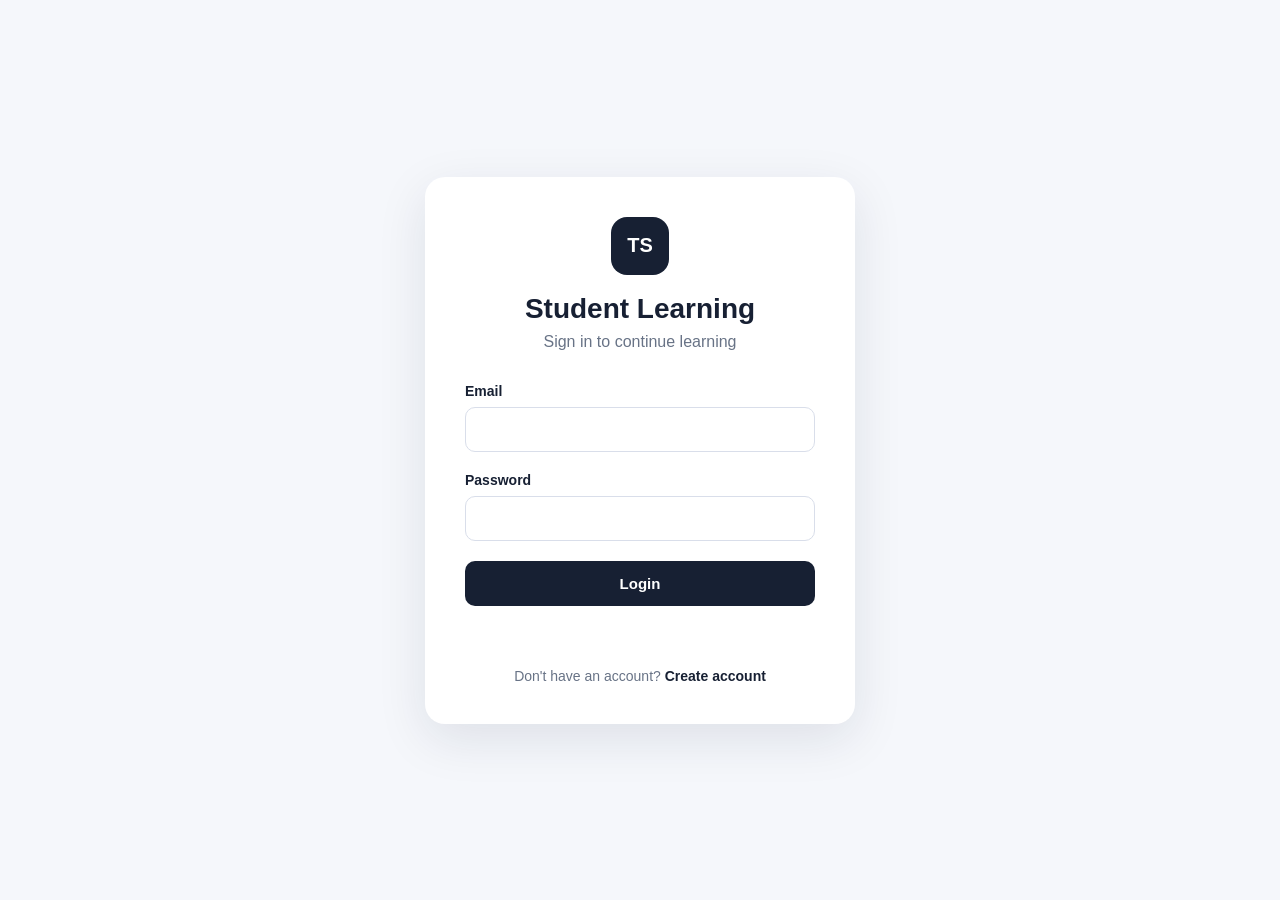
<file: lesson.html>
<!DOCTYPE html>
<html lang="en">

<head>

    <meta charset="UTF-8">

    <meta
        name="viewport"
        content="width=device-width, initial-scale=1.0"
    >

    <title>
        Lesson | Student Learning
    </title>

    <link
        rel="stylesheet"
        href="css/style.css"
    >

    <style>

        .lesson-page {

            max-width: 1050px;

            margin: auto;

            padding:
                35px 20px 60px;

        }


        .lesson-header {

            margin-bottom: 25px;

        }


        .back-link {

            display: inline-block;

            margin-bottom: 15px;

            color: #6d7688;

            text-decoration: none;

            font-size: 13px;

        }


        .back-link:hover {

            color: #172033;

        }


        .lesson-number {

            color: #687286;

            font-size: 12px;

            font-weight: 700;

            letter-spacing: .08em;

            text-transform: uppercase;

        }


        .lesson-header h1 {

            margin:
                7px 0 0;

            color: #172033;

            font-size:
                clamp(30px, 5vw, 46px);

            line-height: 1.15;

        }


        .lesson-description {

            max-width: 700px;

            margin-top: 12px;

            color: #737d90;

            font-size: 14px;

            line-height: 1.75;

        }


        /* =====================================================
           VIDEO
           ===================================================== */

        .video-container {

            overflow: hidden;

            margin-bottom: 28px;

            border-radius: 20px;

            background: #101725;

            box-shadow:
                0 15px 40px
                rgba(20,30,50,.12);

        }


        .video-container video {

            display: block;

            width: 100%;

            max-height: 620px;

            background: #101725;

        }


        .video-placeholder {

            min-height: 400px;

            display: flex;

            flex-direction: column;

            align-items: center;

            justify-content: center;

            padding: 30px;

            color: #ffffff;

            text-align: center;

        }


        .video-placeholder-icon {

            font-size: 42px;

            margin-bottom: 15px;

        }


        .video-placeholder strong {

            font-size: 18px;

        }


        .video-placeholder span {

            max-width: 500px;

            margin-top: 8px;

            color: #aeb7c7;

            font-size: 13px;

            line-height: 1.6;

        }


        /* =====================================================
           LESSON CONTENT
           ===================================================== */

        .content-card {

            padding: 28px;

            border:
                1px solid #e4e8ef;

            border-radius: 18px;

            background: #ffffff;

        }


        .content-card h2 {

            margin:
                0 0 10px;

            font-size: 21px;

            color: #172033;

        }


        .content-card p {

            margin: 0;

            color: #697386;

            font-size: 14px;

            line-height: 1.8;

        }


        /* =====================================================
           NAVIGATION
           ===================================================== */

        .lesson-navigation {

            display: flex;

            justify-content: space-between;

            gap: 15px;

            margin-top: 25px;

        }


        .lesson-navigation a {

            flex: 1;

            padding: 15px;

            border:
                1px solid #e2e6ed;

            border-radius: 13px;

            background: #ffffff;

            color: #172033;

            text-decoration: none;

            font-size: 13px;

            font-weight: 600;

        }


        .lesson-navigation a:last-child {

            text-align: right;

        }


        .lesson-navigation a:hover {

            background: #f7f8fb;

        }


        /* =====================================================
           ERROR
           ===================================================== */

        .error-message {

            display: none;

            padding: 15px;

            margin-bottom: 20px;

            border-radius: 11px;

            background: #fff4f4;

            color: #bc3535;

            font-size: 13px;

        }


        @media (max-width: 600px) {

            .lesson-page {

                padding:
                    25px 15px 45px;

            }


            .video-placeholder {

                min-height: 280px;

            }


            .lesson-navigation {

                flex-direction: column;

            }


            .lesson-navigation a:last-child {

                text-align: left;

            }

        }

    </style>

</head>


<body>


<!-- ============================================================
     HEADER
     ============================================================ -->

<header class="topbar">

    <div class="topbar-brand">
        Student Learning
    </div>


    <button
        type="button"
        class="logout-button"
        onclick="logout()"
    >
        Logout
    </button>

</header>



<!-- ============================================================
     PAGE
     ============================================================ -->

<main class="lesson-page">


    <div
        id="errorMessage"
        class="error-message"
    ></div>


    <section class="lesson-header">

        <a
            id="backToCourse"
            class="back-link"
            href="#"
        >
            ← Back to Course
        </a>


        <div
            id="lessonNumber"
            class="lesson-number"
        >
            LESSON
        </div>


        <h1 id="lessonTitle">
            Loading...
        </h1>


        <p
            id="lessonDescription"
            class="lesson-description"
        >
            Loading lesson...
        </p>

    </section>



    <!-- ========================================================
         VIDEO
         ======================================================== -->

    <section
        id="videoContainer"
        class="video-container"
    >

        <div class="video-placeholder">

            <div class="video-placeholder-icon">
                🎥
            </div>

            <strong>
                Loading video...
            </strong>

            <span>
                Please wait while the lesson is loaded.
            </span>

        </div>

    </section>



    <!-- ========================================================
         LESSON INFORMATION
         ======================================================== -->

    <section class="content-card">

        <h2>
            About this lesson
        </h2>


        <p id="lessonText">
            —
        </p>

    </section>



    <!-- ========================================================
         NAVIGATION
         ======================================================== -->

    <nav
        id="lessonNavigation"
        class="lesson-navigation"
    ></nav>


</main>



<script src="js/config.js"></script>

<script src="js/api.js"></script>

<script src="js/auth.js"></script>


<script>

/* ============================================================
   LESSON PAGE
   Created by Tr. Sun
   ============================================================ */


let courseId = null;

let lessonId = null;

let lessonNumber = 0;



/* ============================================================
   URL PARAMETERS
   ============================================================ */

function loadParameters() {

    const params =
        new URLSearchParams(
            window.location.search
        );


    courseId =
        params.get('courseId');


    lessonId =
        params.get('lessonId');

}



/* ============================================================
   ERROR
   ============================================================ */

function showError(message) {

    const element =
        document.getElementById(
            'errorMessage'
        );


    element.textContent =
        message;


    element.style.display =
        'block';

}



/* ============================================================
   HTML ESCAPE
   ============================================================ */

function escapeHtml(value) {

    return String(value || '')
        .replace(/&/g, '&amp;')
        .replace(/</g, '&lt;')
        .replace(/>/g, '&gt;')
        .replace(/"/g, '&quot;')
        .replace(/'/g, '&#039;');

}



/* ============================================================
   LOAD LESSON
   ============================================================ */

async function loadLesson() {

    const result =
        await apiRequest({

            action:
                'getLesson',

            token:
                getAuthToken(),

            courseId:
                courseId,

            lessonId:
                lessonId

        });


    if (
        !result ||
        !result.success
    ) {

        throw new Error(
            result?.message ||
            'Unable to load lesson.'
        );

    }


    const lesson =
        result.lesson;


    /*
     * Course
     */

    document.getElementById(
        'backToCourse'
    ).href =
        'course.html?courseId=' +
        encodeURIComponent(
            courseId
        );


    /*
     * Lesson
     */

    lessonNumber =
        Number(
            lesson.lessonNumber
        ) || 0;


    document.getElementById(
        'lessonNumber'
    ).textContent =
        'LESSON ' +
        lessonNumber;


    document.getElementById(
        'lessonTitle'
    ).textContent =
        lesson.title ||
        'Untitled Lesson';


    document.getElementById(
        'lessonDescription'
    ).textContent =
        lesson.description ||
        '';


    document.getElementById(
        'lessonText'
    ).textContent =
        lesson.description ||
        '';


    /*
     * Video
     */

    renderVideo(
        lesson.videoUrl
    );

}



/* ============================================================
   VIDEO
   ============================================================ */

function renderVideo(videoUrl) {

    const container =
        document.getElementById(
            'videoContainer'
        );


    if (!videoUrl) {

        container.innerHTML = `

            <div class="video-placeholder">

                <div class="video-placeholder-icon">
                    🎥
                </div>

                <strong>
                    Video not available yet
                </strong>

                <span>
                    The instructor has not added a
                    video for this lesson yet.
                </span>

            </div>

        `;

        return;

    }


    /*
     * Basic MP4 support.
     *
     * If the URL points to an MP4 file,
     * display a native HTML5 video player.
     */

    const safeUrl =
        String(videoUrl);


    if (
        /\.mp4(\?.*)?$/i.test(
            safeUrl
        )
    ) {

        container.innerHTML = `

            <video
                controls
                controlsList="nodownload"
                preload="metadata"
            >

                <source
                    src="${escapeHtml(safeUrl)}"
                    type="video/mp4"
                >

                Your browser does not support
                HTML5 video.

            </video>

        `;

        return;

    }


    /*
     * For other video providers, temporarily
     * display a link.
     *
     * We can add YouTube/Vimeo/Drive
     * embedding after deciding where your
     * videos will be hosted.
     */

    container.innerHTML = `

        <div class="video-placeholder">

            <div class="video-placeholder-icon">
                ▶
            </div>

            <strong>
                Lesson Video
            </strong>

            <span>
                Open the lesson video below.
            </span>

            <a
                href="${escapeHtml(safeUrl)}"
                target="_blank"
                rel="noopener noreferrer"
                style="
                    margin-top:18px;
                    padding:11px 17px;
                    border-radius:10px;
                    background:#ffffff;
                    color:#172033;
                    text-decoration:none;
                    font-size:13px;
                    font-weight:700;
                "
            >
                Open Video →
            </a>

        </div>

    `;

}



/* ============================================================
   INITIALIZE
   ============================================================ */

async function initializeLesson() {

    try {

        const user =
            await requireLogin();


        if (!user) {

            return;

        }


        if (
            String(
                user.role || ''
            ).toUpperCase() !==
            'STUDENT'
        ) {

            window.location.href =
                'admin.html';

            return;

        }


        loadParameters();


        if (
            !courseId ||
            !lessonId
        ) {

            throw new Error(
                'Invalid lesson link.'
            );

        }


        await loadLesson();


    } catch (error) {

        console.error(
            'Lesson error:',
            error
        );


        showError(
            error.message ||
            'Unable to load lesson.'
        );

    }

}


initializeLesson();

</script>


</body>

</html>
</file>
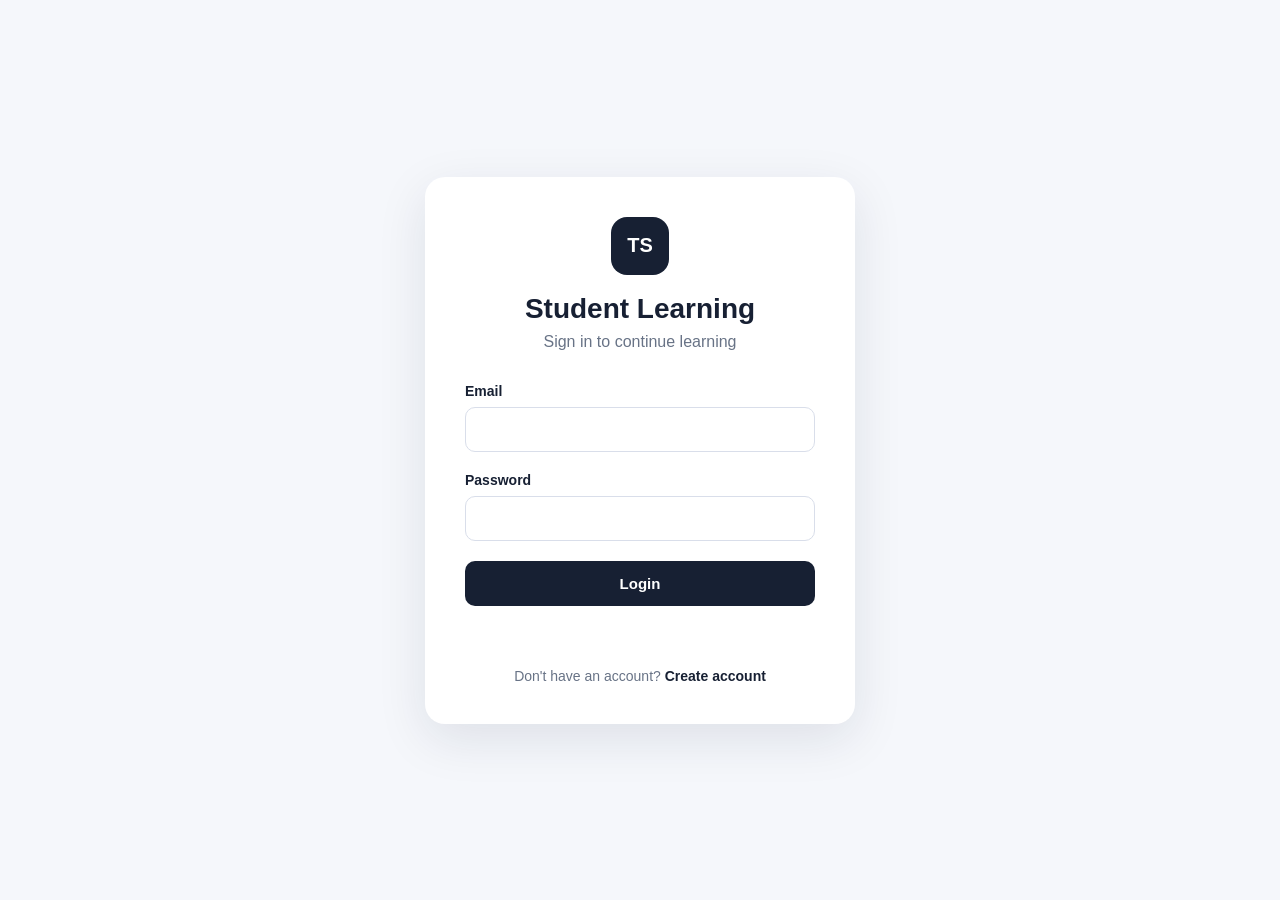
<file: login.html>
<!DOCTYPE html>
<html lang="en">

<head>

    <meta charset="UTF-8">

    <meta
        name="viewport"
        content="width=device-width, initial-scale=1.0"
    >

    <title>Login | Student Learning</title>

    <link
        rel="stylesheet"
        href="css/style.css"
    >

</head>

<body>

    <main class="auth-page">

        <section class="auth-card">

            <div class="brand">

                <div class="brand-logo">
                    TS
                </div>

                <h1>
                    Student Learning
                </h1>

                <p>
                    Sign in to continue learning
                </p>

            </div>


            <form id="loginForm">

                <div class="form-group">

                    <label for="email">
                        Email
                    </label>

                    <input
                        id="email"
                        type="email"
                        autocomplete="email"
                        required
                    >

                </div>


                <div class="form-group">

                    <label for="password">
                        Password
                    </label>

                    <input
                        id="password"
                        type="password"
                        autocomplete="current-password"
                        required
                    >

                </div>


                <button
                    type="submit"
                    class="primary-button"
                    id="loginButton"
                >
                    Login
                </button>

            </form>


            <div
                id="loginMessage"
                class="message"
            ></div>


            <p class="auth-footer">

                Don't have an account?

                <a href="register.html">
                    Create account
                </a>

            </p>

        </section>

    </main>


    <script src="js/config.js"></script>

    <script src="js/api.js"></script>

    <script src="js/auth.js"></script>


    <script>

        const loginForm =
            document.getElementById(
                'loginForm'
            );

        const loginButton =
            document.getElementById(
                'loginButton'
            );

        const message =
            document.getElementById(
                'loginMessage'
            );


        loginForm.addEventListener(
            'submit',
            async function(event) {

                event.preventDefault();

                message.textContent = '';

                loginButton.disabled = true;

                loginButton.textContent =
                    'Signing in...';


                try {

                    const result =
                        await apiRequest({

                            action: 'login',

                            email:
                                document
                                .getElementById('email')
                                .value,

                            password:
                                document
                                .getElementById('password')
                                .value

                        });


                    if (!result.success) {

                        message.textContent =
                            result.message;

                        loginButton.disabled =
                            false;

                        loginButton.textContent =
                            'Login';

                        return;
                    }


                    saveSession(result);


                    if (
                        result.user.role ===
                        'ADMIN'
                    ) {

                        window.location.href =
                            'admin.html';

                    } else {

                        window.location.href =
                            'dashboard.html';
                    }


                } catch (error) {

                    message.textContent =
                        'Unable to connect to server.';

                    loginButton.disabled =
                        false;

                    loginButton.textContent =
                        'Login';
                }

            }
        );

    </script>

</body>

</html>
</file>
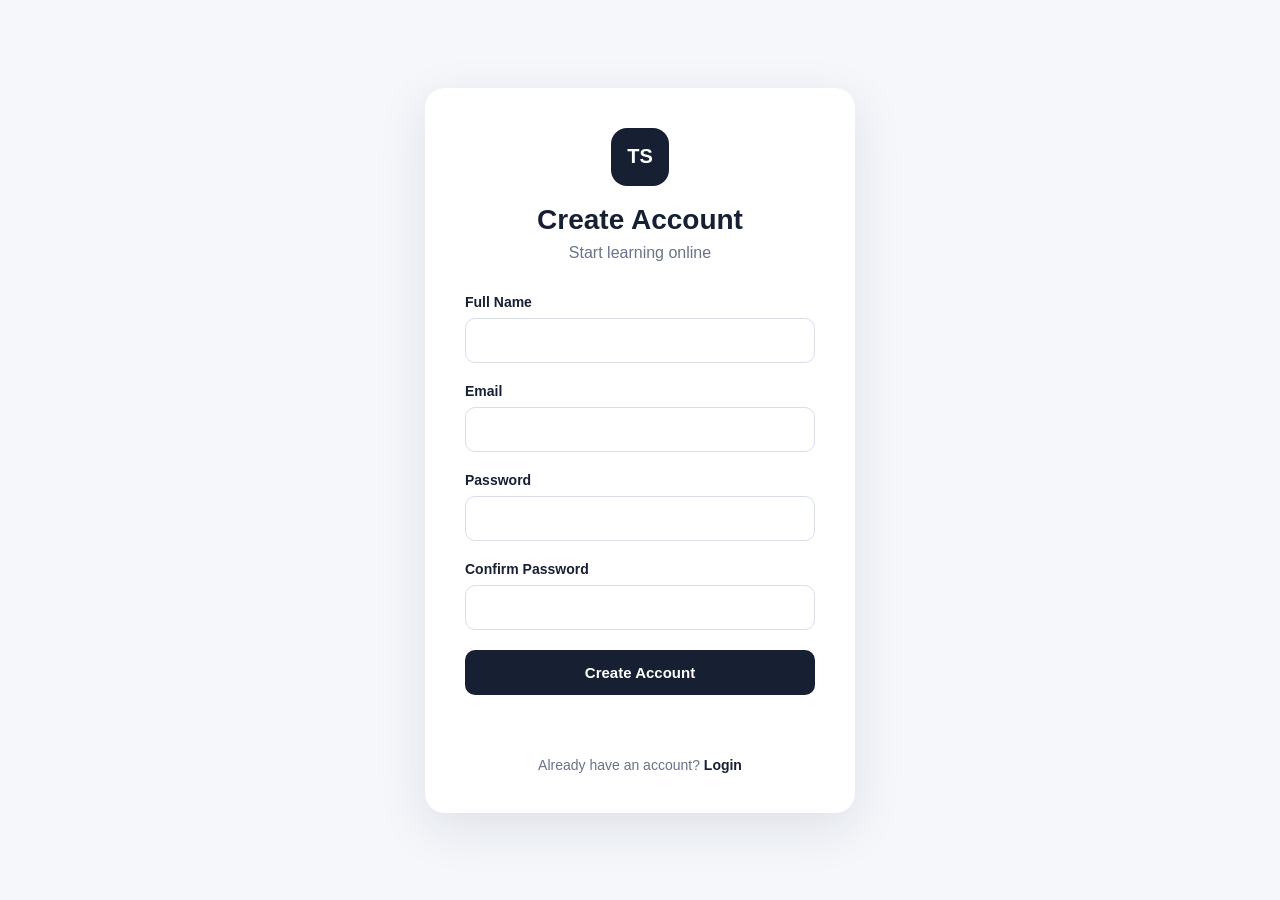
<file: register.html>
<!DOCTYPE html>
<html lang="en">

<head>

    <meta charset="UTF-8">

    <meta
        name="viewport"
        content="width=device-width, initial-scale=1.0"
    >

    <title>Create Account | Student Learning</title>

    <link
        rel="stylesheet"
        href="css/style.css"
    >

</head>

<body>

    <main class="auth-page">

        <section class="auth-card">

            <div class="brand">

                <div class="brand-logo">
                    TS
                </div>

                <h1>
                    Create Account
                </h1>

                <p>
                    Start learning online
                </p>

            </div>


            <form id="registerForm">

                <div class="form-group">

                    <label for="name">
                        Full Name
                    </label>

                    <input
                        id="name"
                        type="text"
                        autocomplete="name"
                        required
                    >

                </div>


                <div class="form-group">

                    <label for="email">
                        Email
                    </label>

                    <input
                        id="email"
                        type="email"
                        autocomplete="email"
                        required
                    >

                </div>


                <div class="form-group">

                    <label for="password">
                        Password
                    </label>

                    <input
                        id="password"
                        type="password"
                        autocomplete="new-password"
                        minlength="8"
                        required
                    >

                </div>


                <div class="form-group">

                    <label for="confirmPassword">
                        Confirm Password
                    </label>

                    <input
                        id="confirmPassword"
                        type="password"
                        autocomplete="new-password"
                        minlength="8"
                        required
                    >

                </div>


                <button
                    type="submit"
                    class="primary-button"
                    id="registerButton"
                >
                    Create Account
                </button>

            </form>


            <div
                id="registerMessage"
                class="message"
            ></div>


            <p class="auth-footer">

                Already have an account?

                <a href="login.html">
                    Login
                </a>

            </p>

        </section>

    </main>


    <script src="js/config.js"></script>

    <script src="js/api.js"></script>


    <script>

        const form =
            document.getElementById(
                'registerForm'
            );

        const button =
            document.getElementById(
                'registerButton'
            );

        const message =
            document.getElementById(
                'registerMessage'
            );


        form.addEventListener(
            'submit',
            async function(event) {

                event.preventDefault();


                const name =
                    document.getElementById(
                        'name'
                    ).value.trim();


                const email =
                    document.getElementById(
                        'email'
                    ).value.trim();


                const password =
                    document.getElementById(
                        'password'
                    ).value;


                const confirmPassword =
                    document.getElementById(
                        'confirmPassword'
                    ).value;


                if (
                    password !==
                    confirmPassword
                ) {

                    message.textContent =
                        'Passwords do not match.';

                    return;
                }


                button.disabled = true;

                button.textContent =
                    'Creating account...';


                try {

                    const result =
                        await apiRequest({

                            action: 'register',

                            name: name,

                            email: email,

                            password: password

                        });


                    if (!result.success) {

                        message.textContent =
                            result.message;

                        button.disabled =
                            false;

                        button.textContent =
                            'Create Account';

                        return;
                    }


                    message.textContent =
                        'Account created. Redirecting...';


                    setTimeout(
                        function() {

                            window.location.href =
                                'login.html';

                        },
                        1000
                    );


                } catch (error) {

                    message.textContent =
                        'Unable to connect to server.';

                    button.disabled =
                        false;

                    button.textContent =
                        'Create Account';
                }

            }
        );

    </script>

</body>

</html>
</file>
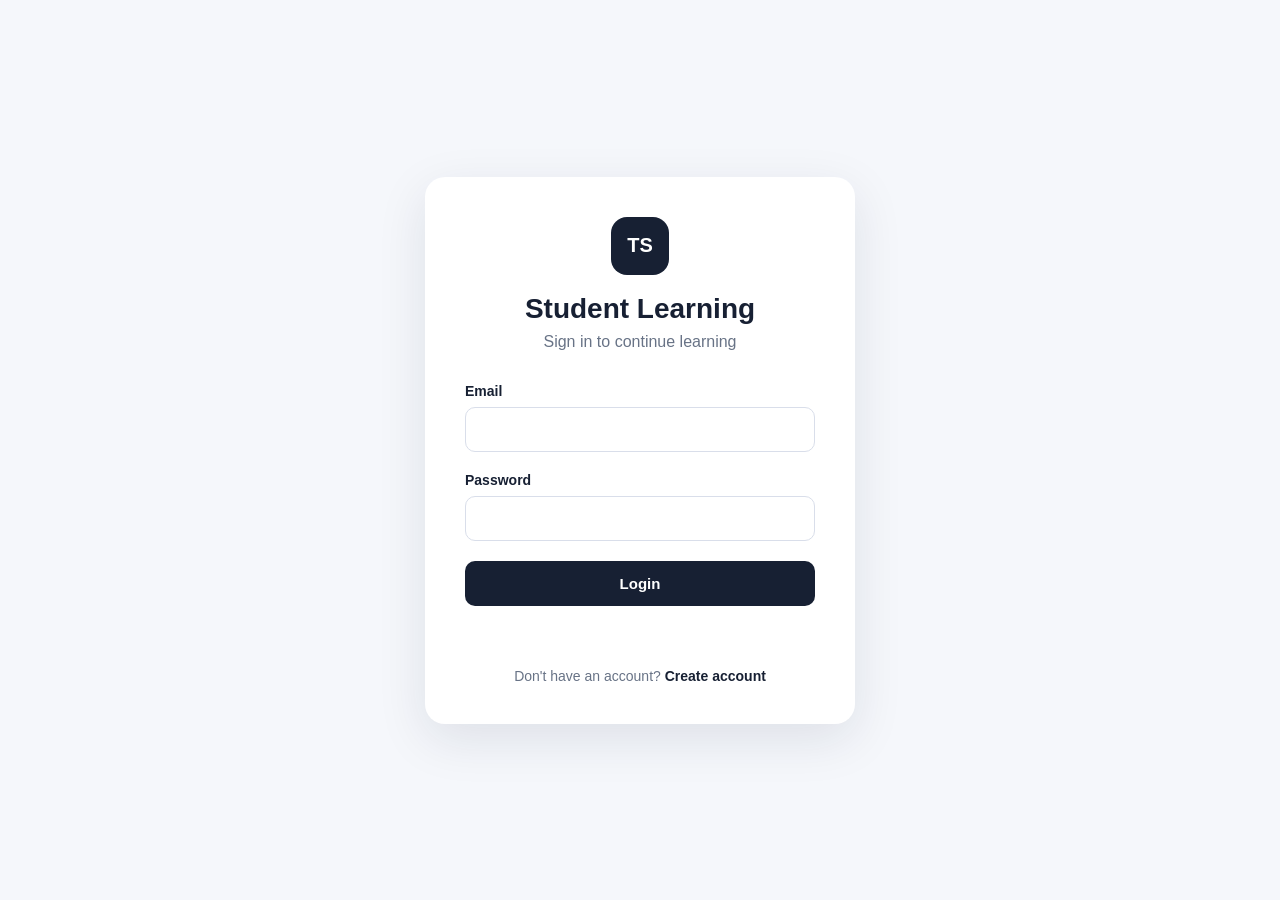
<file: topup.html>
<!DOCTYPE html>
<html lang="en">

<head>

    <meta charset="UTF-8">

    <meta name="viewport" content="width=device-width, initial-scale=1.0">

    <title>Top Up Credits | Student Learning</title>

    <link rel="stylesheet" href="css/style.css">

</head>

<body>

    <header class="topbar">

        <div class="topbar-brand">
            Student Learning
        </div>

        <button class="logout-button" id="logoutButton" type="button">
            Logout
        </button>

    </header>


    <main class="dashboard">

        <section class="welcome">

            <p>Account</p>

            <h1>Top Up Credits</h1>

        </section>


        <!-- CURRENT BALANCE -->

        <section class="balance-card">

            <span>
                Current Credit Balance
            </span>

            <strong id="currentBalance">
                0
            </strong>

            <small>
                Credits
            </small>

        </section>


        <!-- PAYMENT FORM -->

        <section class="dashboard-card topup-card">

            <h2>
                Submit Payment
            </h2>

            <p class="section-description">
                Enter the amount you paid and upload your
                payment receipt.
            </p>


            <!-- AMOUNT -->

            <div class="form-group">

                <label for="amount">
                    Amount Paid
                </label>

                <div class="amount-input">

                    <input id="amount" type="number" min="1000" step="1" inputmode="numeric" placeholder="Enter amount"
                        autocomplete="off">

                    <span>MMK</span>

                </div>

                <small>
                    Enter the exact amount shown on your receipt.
                </small>

            </div>


            <!-- PAYMENT METHOD -->

            <div class="form-group">

                <label for="paymentMethod">
                    Payment Method
                </label>

                <select id="paymentMethod">

                    <option value="">
                        Select payment method
                    </option>

                    <option value="KBZ Pay">
                        KBZ Pay
                    </option>

                    <option value="Wave Money">
                        Wave Money
                    </option>

                    <option value="Bank Transfer">
                        Bank Transfer
                    </option>

                </select>

            </div>


            <!-- PAYMENT INSTRUCTIONS -->

            <div class="payment-instructions">

                <h3>
                    Payment Information
                </h3>

                <p>
                    Please make your payment using one of
                    the available payment methods.
                </p>

                <p>
                    After payment, upload the screenshot
                    showing the transaction.
                </p>

            </div>


            <!-- RECEIPT -->

            <div class="form-group">

                <label for="receipt">
                    Payment Screenshot
                </label>

                <input id="receipt" type="file" accept="image/jpeg,image/png,image/webp">

                <small>
                    JPG, PNG or WebP — maximum 5 MB
                </small>

            </div>


            <!-- PREVIEW -->

            <div id="preview" class="receipt-preview"></div>


            <!-- SUBMIT -->

            <button id="submitButton" class="primary-button" type="button" disabled>
                Submit Payment
            </button>


            <div id="message" class="message"></div>

        </section>


        <div class="page-navigation">

            <a href="dashboard.html">
                ← Back to Dashboard
            </a>

        </div>

    </main>


    <!-- SHARED PROJECT FILES -->

    <script src="js/config.js"></script>
    <script src="js/api.js"></script>
    <script src="js/auth.js"></script>


    <script>

        /* ============================================================
           TOP UP PAGE
           ============================================================ */

        let currentUser = null;


        /* ============================================================
           ELEMENTS
           ============================================================ */

        const amountInput =
            document.getElementById('amount');

        const paymentMethod =
            document.getElementById('paymentMethod');

        const receiptInput =
            document.getElementById('receipt');

        const preview =
            document.getElementById('preview');

        const submitButton =
            document.getElementById('submitButton');

        const message =
            document.getElementById('message');

        const currentBalance =
            document.getElementById('currentBalance');

        const logoutButton =
            document.getElementById('logoutButton');


        /* ============================================================
           MESSAGE
           ============================================================ */

        function showMessage(
            text,
            success = false
        ) {

            message.className =
                success
                    ? 'message success-message'
                    : 'message';

            message.textContent =
                text;

        }


        /* ============================================================
           VALIDATE FORM
           ============================================================ */

        function validateForm() {

            const amount =
                Number(
                    amountInput.value
                );

            const method =
                paymentMethod.value;

            const file =
                receiptInput.files[0];


            submitButton.disabled =
                !Number.isFinite(amount) ||
                amount < 1000 ||
                !method ||
                !file;

        }


        /* ============================================================
           INPUT EVENTS
           ============================================================ */

        amountInput.addEventListener(
            'input',
            function () {

                showMessage('');

                validateForm();

            }
        );


        paymentMethod.addEventListener(
            'change',
            function () {

                showMessage('');

                validateForm();

            }
        );


        /* ============================================================
           RECEIPT
           ============================================================ */

        receiptInput.addEventListener(
            'change',
            function () {

                const file =
                    receiptInput.files[0];


                preview.innerHTML = '';

                showMessage('');


                if (!file) {

                    validateForm();

                    return;

                }


                const allowedTypes = [

                    'image/jpeg',

                    'image/png',

                    'image/webp'

                ];


                if (
                    !allowedTypes.includes(
                        file.type
                    )
                ) {

                    receiptInput.value = '';

                    showMessage(
                        'Please upload a JPG, PNG or WebP image.'
                    );

                    validateForm();

                    return;

                }


                const maxSize =
                    5 * 1024 * 1024;


                if (
                    file.size > maxSize
                ) {

                    receiptInput.value = '';

                    showMessage(
                        'Receipt must be smaller than 5 MB.'
                    );

                    validateForm();

                    return;

                }


                const image =
                    document.createElement(
                        'img'
                    );


                image.src =
                    URL.createObjectURL(
                        file
                    );


                image.alt =
                    'Payment receipt preview';


                preview.appendChild(
                    image
                );


                validateForm();

            }
        );


        /* ============================================================
           FILE → BASE64
           ============================================================ */

        function fileToBase64(file) {

            return new Promise(
                function (resolve, reject) {

                    const reader =
                        new FileReader();


                    reader.onload =
                        function () {

                            resolve(
                                reader.result
                            );

                        };


                    reader.onerror =
                        function () {

                            reject(
                                new Error(
                                    'Unable to read receipt.'
                                )
                            );

                        };


                    reader.readAsDataURL(
                        file
                    );

                }
            );

        }


        /* ============================================================
           SUBMIT PAYMENT
           ============================================================ */

        submitButton.addEventListener(
            'click',
            async function () {

                const amount =
                    Number(
                        amountInput.value
                    );

                const method =
                    paymentMethod.value;

                const file =
                    receiptInput.files[0];


                /* Validate amount */

                if (
                    !Number.isFinite(amount) ||
                    amount < 1000
                ) {

                    showMessage(
                        'Please enter a valid amount.'
                    );

                    return;

                }


                /* Validate method */

                if (!method) {

                    showMessage(
                        'Please select a payment method.'
                    );

                    return;

                }


                /* Validate receipt */

                if (!file) {

                    showMessage(
                        'Please upload your payment receipt.'
                    );

                    return;

                }


                /*
                 * Prevent multiple submissions.
                 */

                submitButton.disabled =
                    true;

                submitButton.textContent =
                    'Uploading...';


                try {

                    /*
                     * Convert image to Base64.
                     */

                    const base64 =
                        await fileToBase64(
                            file
                        );


                    submitButton.textContent =
                        'Submitting...';


                    /*
                     * Send ONLY these values.
                     *
                     * No package ID.
                     * No credit amount.
                     *
                     * Credits are decided by admin later.
                     */

                    const result =
                        await apiRequest({

                            action:
                                'submitPayment',

                            token:
                                getAuthToken(),

                            amount:
                                amount,

                            paymentMethod:
                                method,

                            receiptBase64:
                                base64,

                            receiptName:
                                file.name

                        });


                    console.log(
                        'submitPayment result:',
                        result
                    );


                    if (
                        !result ||
                        !result.success
                    ) {

                        throw new Error(
                            result &&
                                result.message
                                ? result.message
                                : 'Payment submission failed.'
                        );

                    }


                    /*
                     * Success
                     */

                    showMessage(
                        'Payment submitted successfully. Payment ID: ' +
                        result.paymentId +
                        '. Waiting for administrator approval.',
                        true
                    );


                    /*
                     * Reset form.
                     */

                    amountInput.value = '';

                    paymentMethod.value = '';

                    receiptInput.value = '';

                    preview.innerHTML = '';


                    submitButton.textContent =
                        'Payment Submitted';


                } catch (error) {

                    console.error(
                        'Payment submission error:',
                        error
                    );


                    showMessage(
                        error.message ||
                        'Unable to submit payment.'
                    );


                    submitButton.disabled =
                        false;

                    submitButton.textContent =
                        'Submit Payment';

                }

            }
        );


        /* ============================================================
           LOGOUT
           ============================================================ */

        logoutButton.addEventListener(
            'click',
            async function () {

                try {

                    await logout();

                } catch (error) {

                    console.error(error);

                    window.location.href =
                        'login.html';

                }

            }
        );


        /* ============================================================
           INITIALIZE
           ============================================================ */

        async function initialize() {

            try {

                /*
                 * requireLogin() should return
                 * the authenticated user.
                 */

                currentUser =
                    await requireLogin();


                if (!currentUser) {

                    return;

                }


                /*
                 * Students only.
                 */

                if (
                    String(
                        currentUser.role
                    ).toUpperCase() !==
                    'STUDENT'
                ) {

                    window.location.href =
                        'admin.html';

                    return;

                }


                /*
                 * Display current balance.
                 */

                currentBalance.textContent =
                    Number(
                        currentUser.creditBalance || 0
                    ).toLocaleString();


                validateForm();


            } catch (error) {

                console.error(
                    'Top-up initialization error:',
                    error
                );

            }

        }


        initialize();

    </script>

</body>

</html>
</file>
<file: css/style.css>
/**
 * ============================================================
 * ONLINE LEARNING PLATFORM
 * Main Styles
 * Created by Tr. Sun
 * ============================================================
 */

* {
    box-sizing: border-box;
}

body {
    margin: 0;
    font-family:
        Inter,
        Arial,
        sans-serif;

    background:
        #f5f7fb;

    color:
        #172033;
}


/* =========================
   AUTH PAGE
   ========================= */

.auth-page {

    min-height: 100vh;

    display: flex;

    align-items: center;

    justify-content: center;

    padding: 24px;
}


.auth-card {

    width: 100%;

    max-width: 430px;

    background: white;

    border-radius: 20px;

    padding: 40px;

    box-shadow:
        0 15px 50px
        rgba(20, 30, 60, 0.10);
}


.brand {

    text-align: center;

    margin-bottom: 32px;
}


.brand-logo {

    width: 58px;

    height: 58px;

    margin:
        0 auto 18px;

    border-radius: 16px;

    display: flex;

    align-items: center;

    justify-content: center;

    font-weight: 800;

    font-size: 20px;

    background: #172033;

    color: white;
}


.brand h1 {

    margin:
        0 0 8px;

    font-size: 28px;
}


.brand p {

    margin: 0;

    color: #687386;
}


/* =========================
   FORM
   ========================= */

.form-group {

    margin-bottom: 20px;
}


.form-group label {

    display: block;

    margin-bottom: 8px;

    font-size: 14px;

    font-weight: 600;
}


.form-group input {

    width: 100%;

    padding:
        13px 14px;

    border:
        1px solid #d9deea;

    border-radius: 10px;

    outline: none;

    font-size: 15px;

    transition:
        border-color 0.2s;
}


.form-group input:focus {

    border-color:
        #536dfe;
}


.primary-button {

    width: 100%;

    padding: 14px;

    border: 0;

    border-radius: 10px;

    background:
        #172033;

    color: white;

    font-size: 15px;

    font-weight: 700;

    cursor: pointer;
}


.primary-button:disabled {

    opacity: 0.6;

    cursor: not-allowed;
}


.message {

    min-height: 22px;

    margin-top: 16px;

    text-align: center;

    color: #c0392b;

    font-size: 14px;
}


.auth-footer {

    margin:
        24px 0 0;

    text-align: center;

    color: #687386;

    font-size: 14px;
}


.auth-footer a {

    color: #172033;

    font-weight: 700;

    text-decoration: none;
}


/* =========================
   TOP BAR
   ========================= */

.topbar {

    height: 70px;

    padding:
        0 32px;

    background: white;

    border-bottom:
        1px solid #e7eaf0;

    display: flex;

    align-items: center;

    justify-content: space-between;
}


.topbar-brand {

    font-weight: 800;

    font-size: 18px;
}


.logout-button {

    border: 0;

    background: transparent;

    cursor: pointer;

    font-weight: 600;

    color: #687386;
}


/* =========================
   DASHBOARD
   ========================= */

.dashboard {

    max-width: 1150px;

    margin: auto;

    padding:
        50px 24px;
}


.welcome p {

    margin: 0 0 6px;

    color: #687386;
}


.welcome h1 {

    margin: 0;

    font-size: 34px;
}


.dashboard-grid {

    display: grid;

    grid-template-columns:
        repeat(3, 1fr);

    gap: 20px;

    margin-top: 35px;
}


.dashboard-card {

    background: white;

    padding: 26px;

    border-radius: 18px;

    box-shadow:
        0 8px 30px
        rgba(20, 30, 60, 0.06);
}


.card-label {

    display: block;

    margin-bottom: 14px;

    color: #687386;

    font-size: 14px;
}


.dashboard-card strong {

    display: block;

    font-size: 28px;

    margin-bottom: 5px;
}


.dashboard-card span:last-child {

    color: #687386;

    font-size: 13px;
}


.credit-value {

    font-size: 42px !important;
}


.dashboard-actions {

    display: grid;

    grid-template-columns:
        repeat(2, 1fr);

    gap: 20px;

    margin-top: 20px;
}


.action-card {

    text-align: left;

    padding: 24px;

    border: 0;

    border-radius: 18px;

    background: white;

    cursor: pointer;

    box-shadow:
        0 8px 30px
        rgba(20, 30, 60, 0.06);
}


.action-card strong {

    display: block;

    font-size: 18px;

    margin-bottom: 8px;
}


.action-card span {

    color: #687386;

    font-size: 14px;
}


/* =========================
   RESPONSIVE
   ========================= */

@media (max-width: 750px) {

    .dashboard-grid {

        grid-template-columns:
            1fr;
    }


    .dashboard-actions {

        grid-template-columns:
            1fr;
    }


    .auth-card {

        padding: 28px 22px;
    }

}

/* =========================
   ADMIN PAYMENTS
   ========================= */

.payment-list {

    margin-top: 30px;

    display: grid;

    gap: 18px;
}


.payment-card {

    background: white;

    border-radius: 18px;

    padding: 25px;

    box-shadow:
        0 8px 30px
        rgba(20, 30, 60, 0.06);
}


.payment-header {

    display: flex;

    justify-content: space-between;

    gap: 20px;
}


.payment-id {

    display: inline-block;

    margin-bottom: 8px;

    font-size: 12px;

    font-weight: 800;

    letter-spacing: 0.08em;

    color: #687386;
}


.payment-header h2 {

    margin: 0 0 5px;

    font-size: 21px;
}


.payment-header p {

    margin: 0;

    color: #687386;

    font-size: 14px;
}


.payment-status {

    height: fit-content;

    padding: 7px 11px;

    border-radius: 999px;

    background: #fff4d6;

    color: #876400;

    font-size: 12px;

    font-weight: 800;
}


.payment-details {

    display: grid;

    grid-template-columns:
        repeat(4, 1fr);

    gap: 15px;

    margin-top: 25px;

    padding:
        18px 0;

    border-top:
        1px solid #edf0f5;

    border-bottom:
        1px solid #edf0f5;
}


.payment-details span {

    display: block;

    margin-bottom: 6px;

    color: #687386;

    font-size: 12px;
}


.payment-details strong {

    font-size: 16px;
}


.payment-date {

    margin-top: 15px;

    color: #687386;

    font-size: 13px;
}


.payment-actions {

    display: flex;

    gap: 10px;

    margin-top: 20px;
}


.payment-actions button {

    border: 0;

    border-radius: 9px;

    padding:
        11px 16px;

    cursor: pointer;

    font-weight: 700;
}


.secondary-button {

    background:
        #eef1f6;

    color:
        #172033;
}


.approve-button {

    background:
        #172033;

    color:
        white;
}


.reject-button {

    background:
        #f2f2f2;

    color:
        #b42318;
}


.empty-state {

    background: white;

    border-radius: 18px;

    padding: 50px;

    text-align: center;

    box-shadow:
        0 8px 30px
        rgba(20, 30, 60, 0.06);
}


.empty-state strong {

    display: block;

    margin-bottom: 8px;

    font-size: 18px;
}


.empty-state span {

    color: #687386;
}


.loading {

    padding: 40px;

    text-align: center;

    color: #687386;
}


@media (max-width: 800px) {

    .payment-details {

        grid-template-columns:
            repeat(2, 1fr);
    }

}


@media (max-width: 550px) {

    .payment-header {

        flex-direction: column;
    }


    .payment-details {

        grid-template-columns:
            1fr;
    }


    .payment-actions {

        flex-direction: column;
    }

}

/* ============================================================
   TOP UP PAGE
   ============================================================ */

.balance-card {

    max-width: 700px;

    margin-top: 30px;

    padding: 24px 28px;

    border-radius: 18px;

    background: white;

    box-shadow:
        0 8px 30px
        rgba(20, 30, 60, 0.06);
}


.balance-card span {

    display: block;

    color: #687386;

    font-size: 14px;

    margin-bottom: 8px;
}


.balance-card strong {

    display: inline-block;

    font-size: 36px;

    margin-right: 6px;
}


.balance-card small {

    color: #687386;

    font-size: 14px;
}


.topup-card {

    max-width: 700px;

    margin-top: 20px;
}


.topup-card h2 {

    margin:
        0 0 8px;

    font-size: 24px;
}


.section-description {

    margin:
        0 0 25px;

    color: #687386;

    font-size: 14px;
}


/* ============================================================
   CREDIT PACKAGES
   ============================================================ */

.packages {

    display: grid;

    grid-template-columns:
        repeat(3, 1fr);

    gap: 14px;

    margin-bottom: 30px;
}


.package-card {

    display: flex;

    flex-direction: column;

    align-items: flex-start;

    padding: 20px;

    min-height: 145px;

    border:
        2px solid #e4e8f0;

    border-radius: 14px;

    background: white;

    cursor: pointer;

    text-align: left;

    transition:
        border-color 0.2s,
        background 0.2s,
        transform 0.2s;
}


.package-card:hover {

    border-color:
        #172033;

    transform:
        translateY(-2px);
}


.package-card.selected {

    border-color:
        #172033;

    background:
        #f1f4fa;
}


.package-credits {

    font-size: 28px;

    font-weight: 800;

    color: #172033;
}


.package-label {

    margin-top: 2px;

    color: #687386;

    font-size: 13px;
}


.package-price {

    margin-top: auto;

    padding-top: 15px;

    font-size: 16px;
}


/* ============================================================
   PAYMENT INSTRUCTIONS
   ============================================================ */

.payment-instructions {

    margin:
        25px 0;

    padding: 18px;

    border-radius: 12px;

    background:
        #f5f7fb;
}


.payment-instructions h3 {

    margin:
        0 0 8px;

    font-size: 16px;
}


.payment-instructions p {

    margin:
        5px 0;

    color: #687386;

    font-size: 14px;

    line-height: 1.6;
}


/* ============================================================
   RECEIPT
   ============================================================ */

.receipt-preview {

    margin:
        18px 0;
}


.receipt-preview img {

    display: block;

    max-width: 100%;

    max-height: 350px;

    border-radius: 12px;

    border:
        1px solid #e1e5ed;

    object-fit: contain;
}


.success-message {

    color:
        #18794e !important;

    background:
        #eaf8f0;

    padding:
        14px;

    border-radius:
        10px;
}


/* ============================================================
   PAGE NAVIGATION
   ============================================================ */

.page-navigation {

    max-width: 700px;

    margin-top: 20px;
}


.page-navigation a {

    color:
        #172033;

    text-decoration: none;

    font-size: 14px;

    font-weight: 700;
}


/* ============================================================
   MOBILE
   ============================================================ */

@media (max-width: 650px) {

    .packages {

        grid-template-columns:
            1fr;
    }


    .balance-card,
    .topup-card {

        padding:
            22px;
    }

}
</file>
